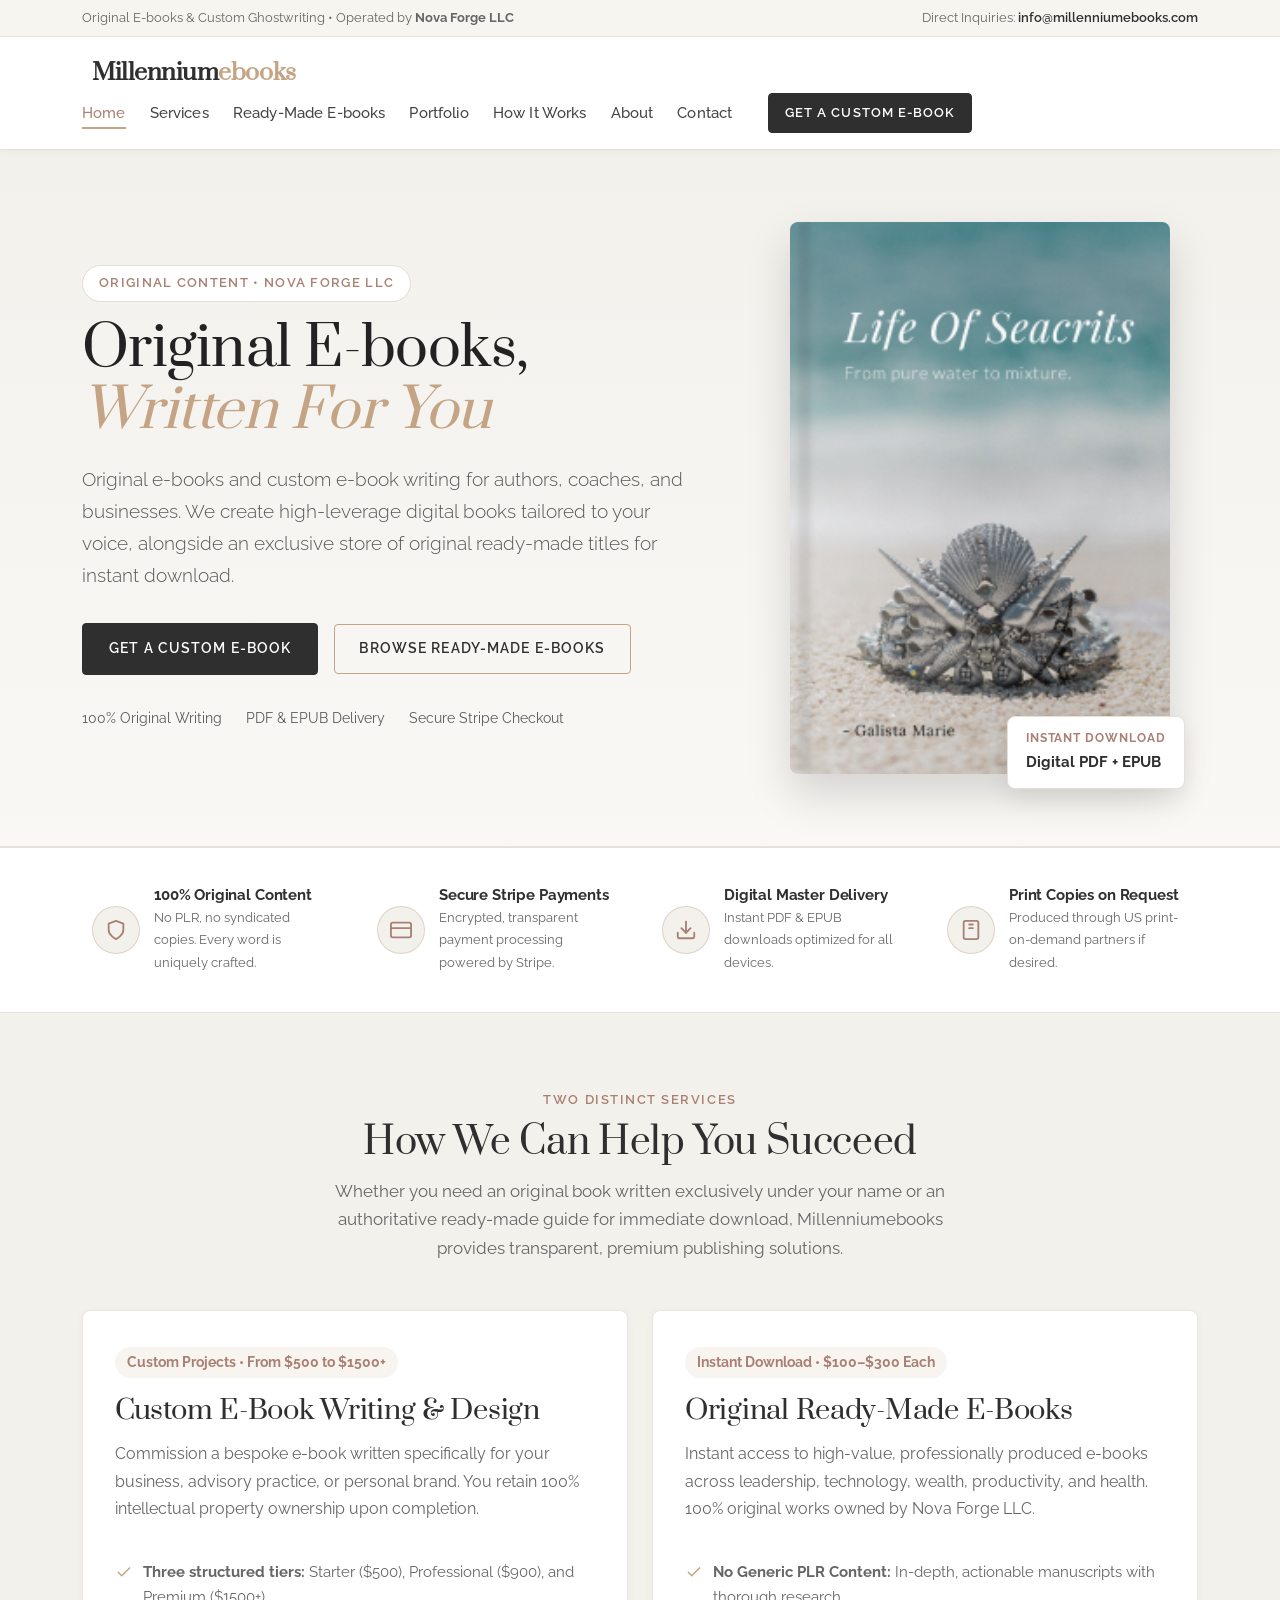
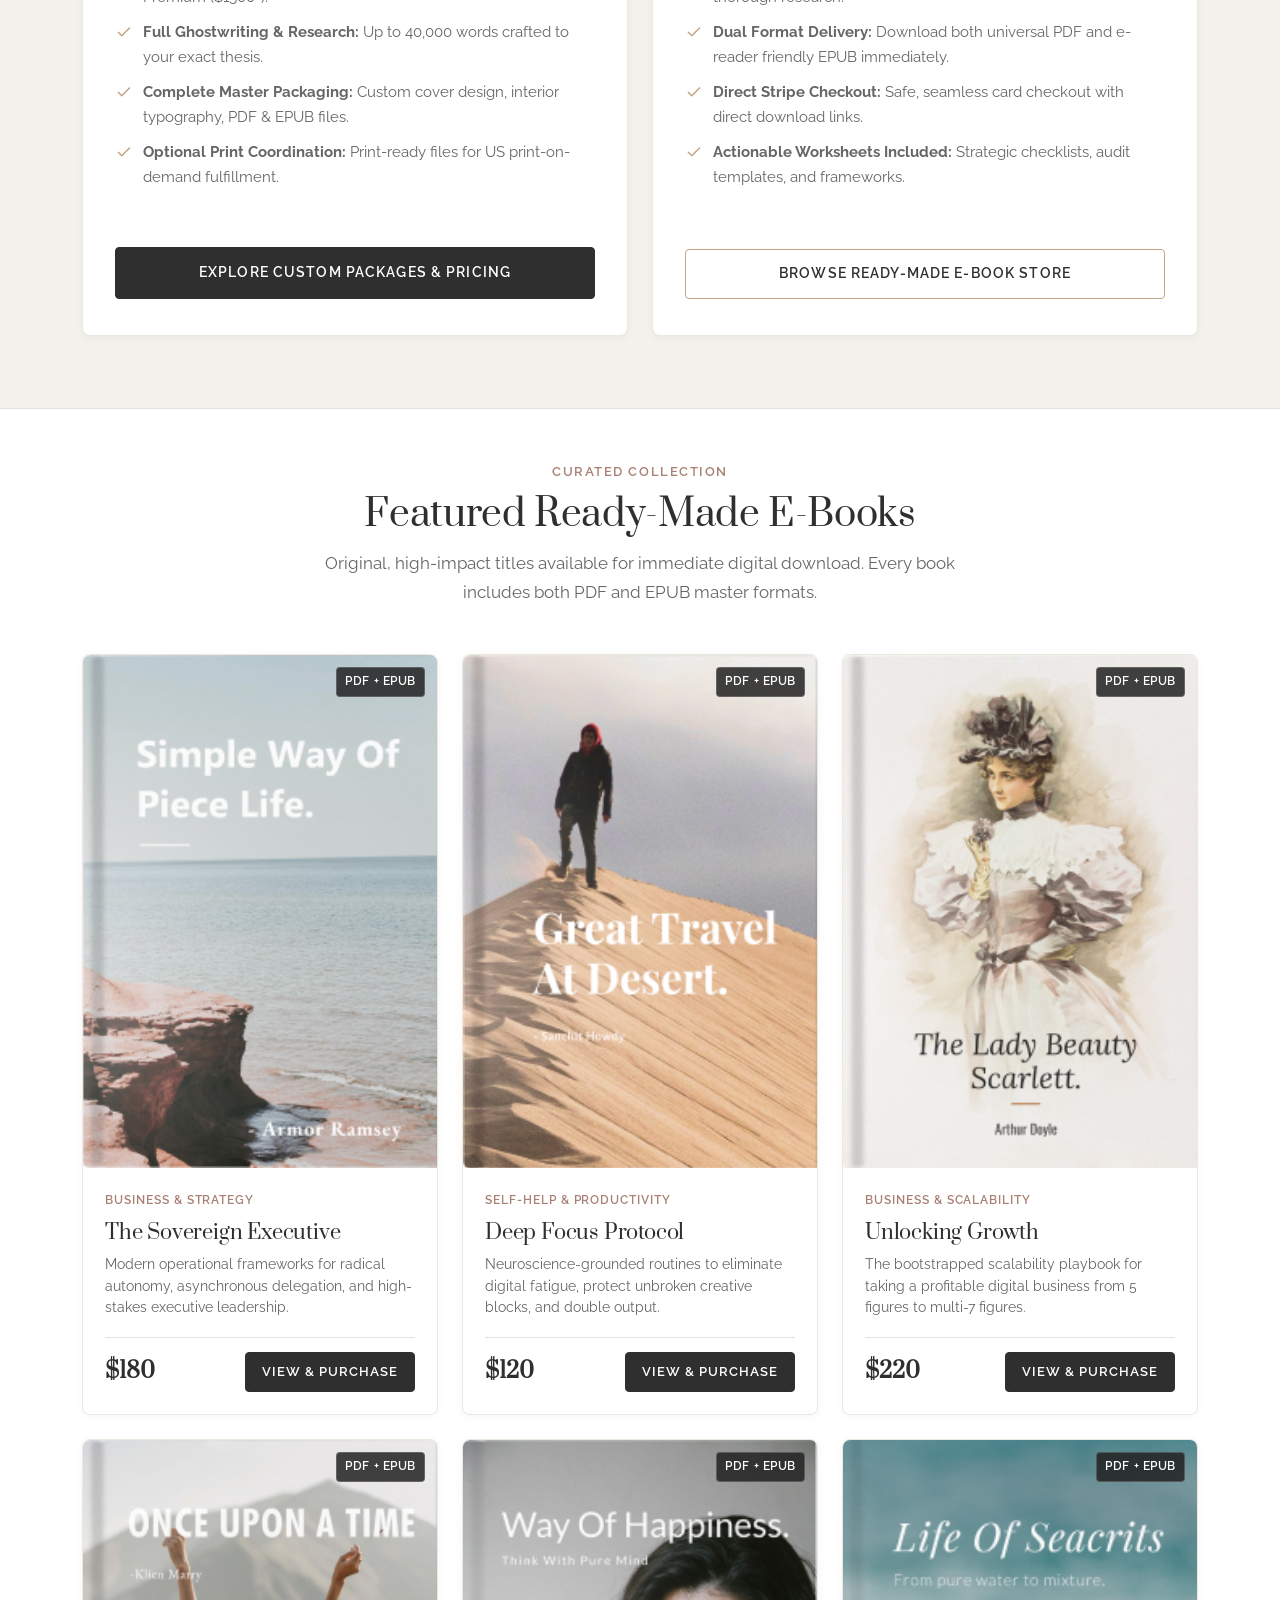
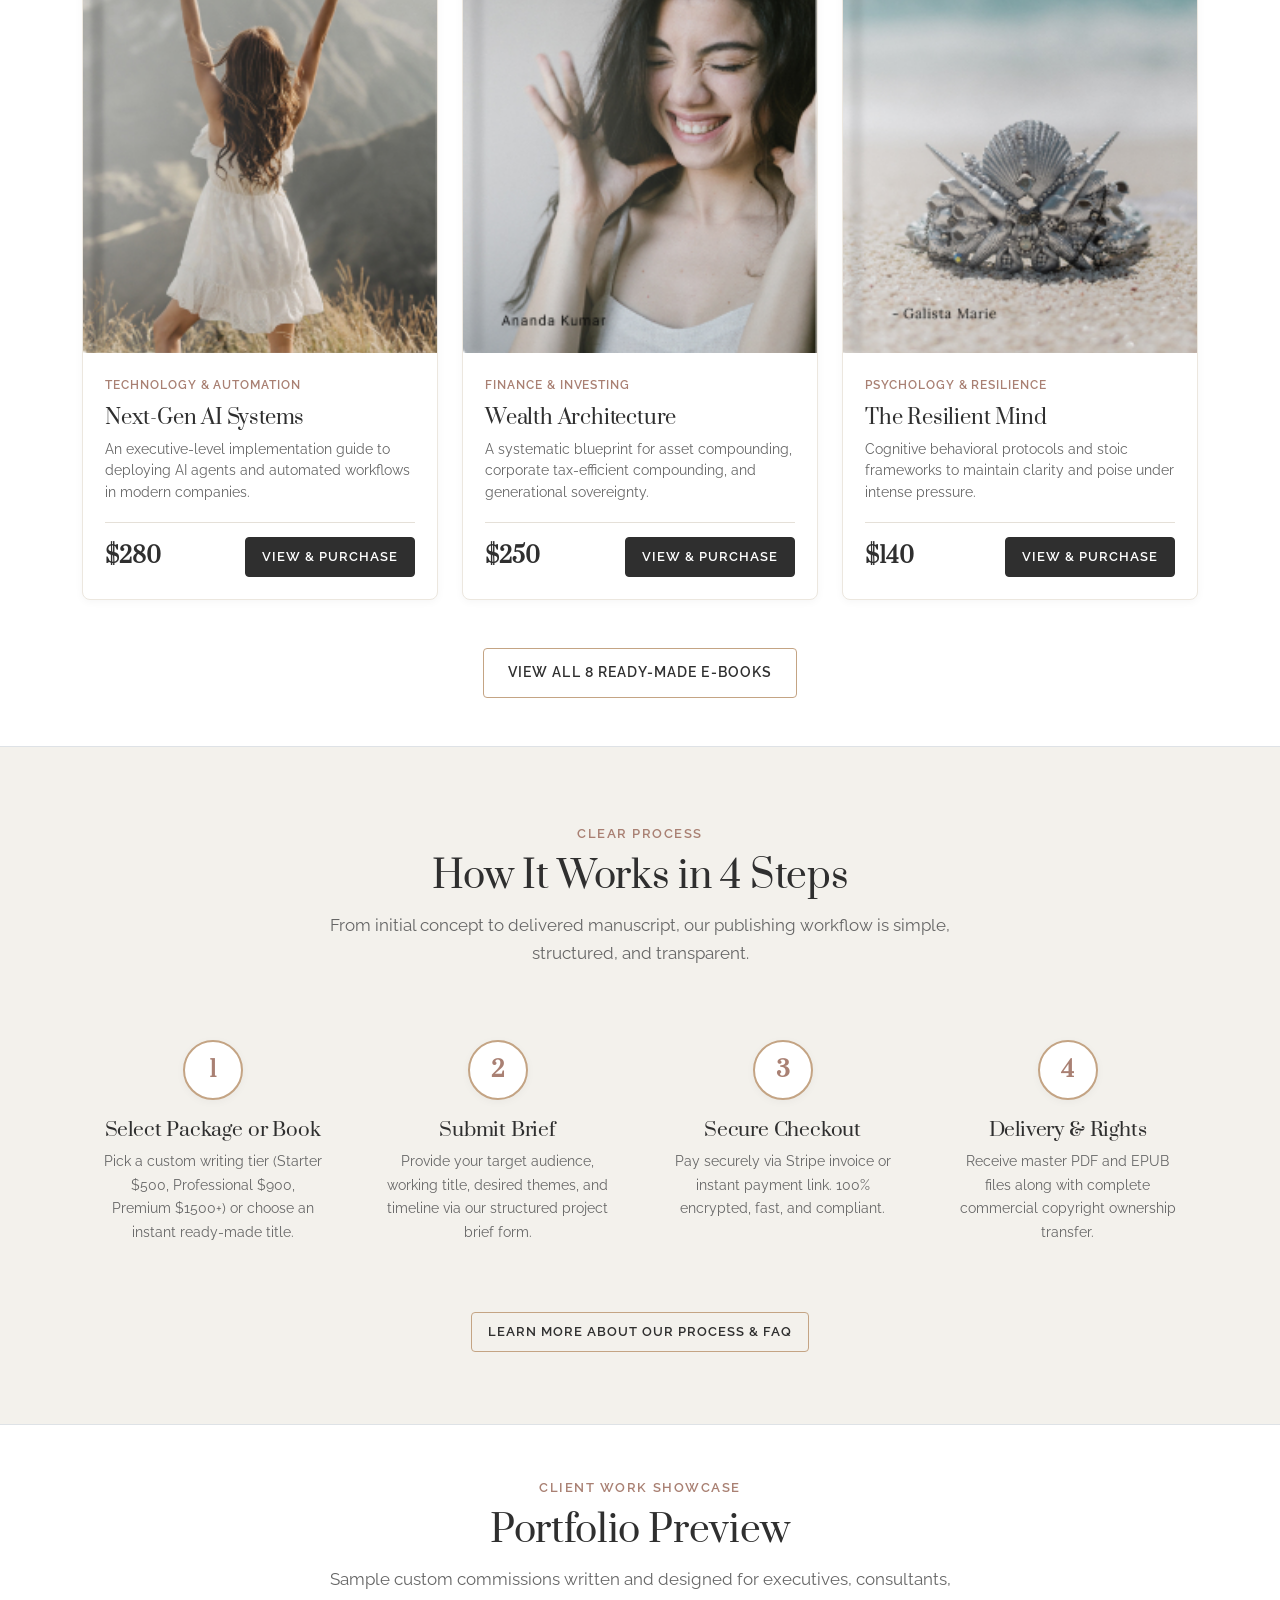
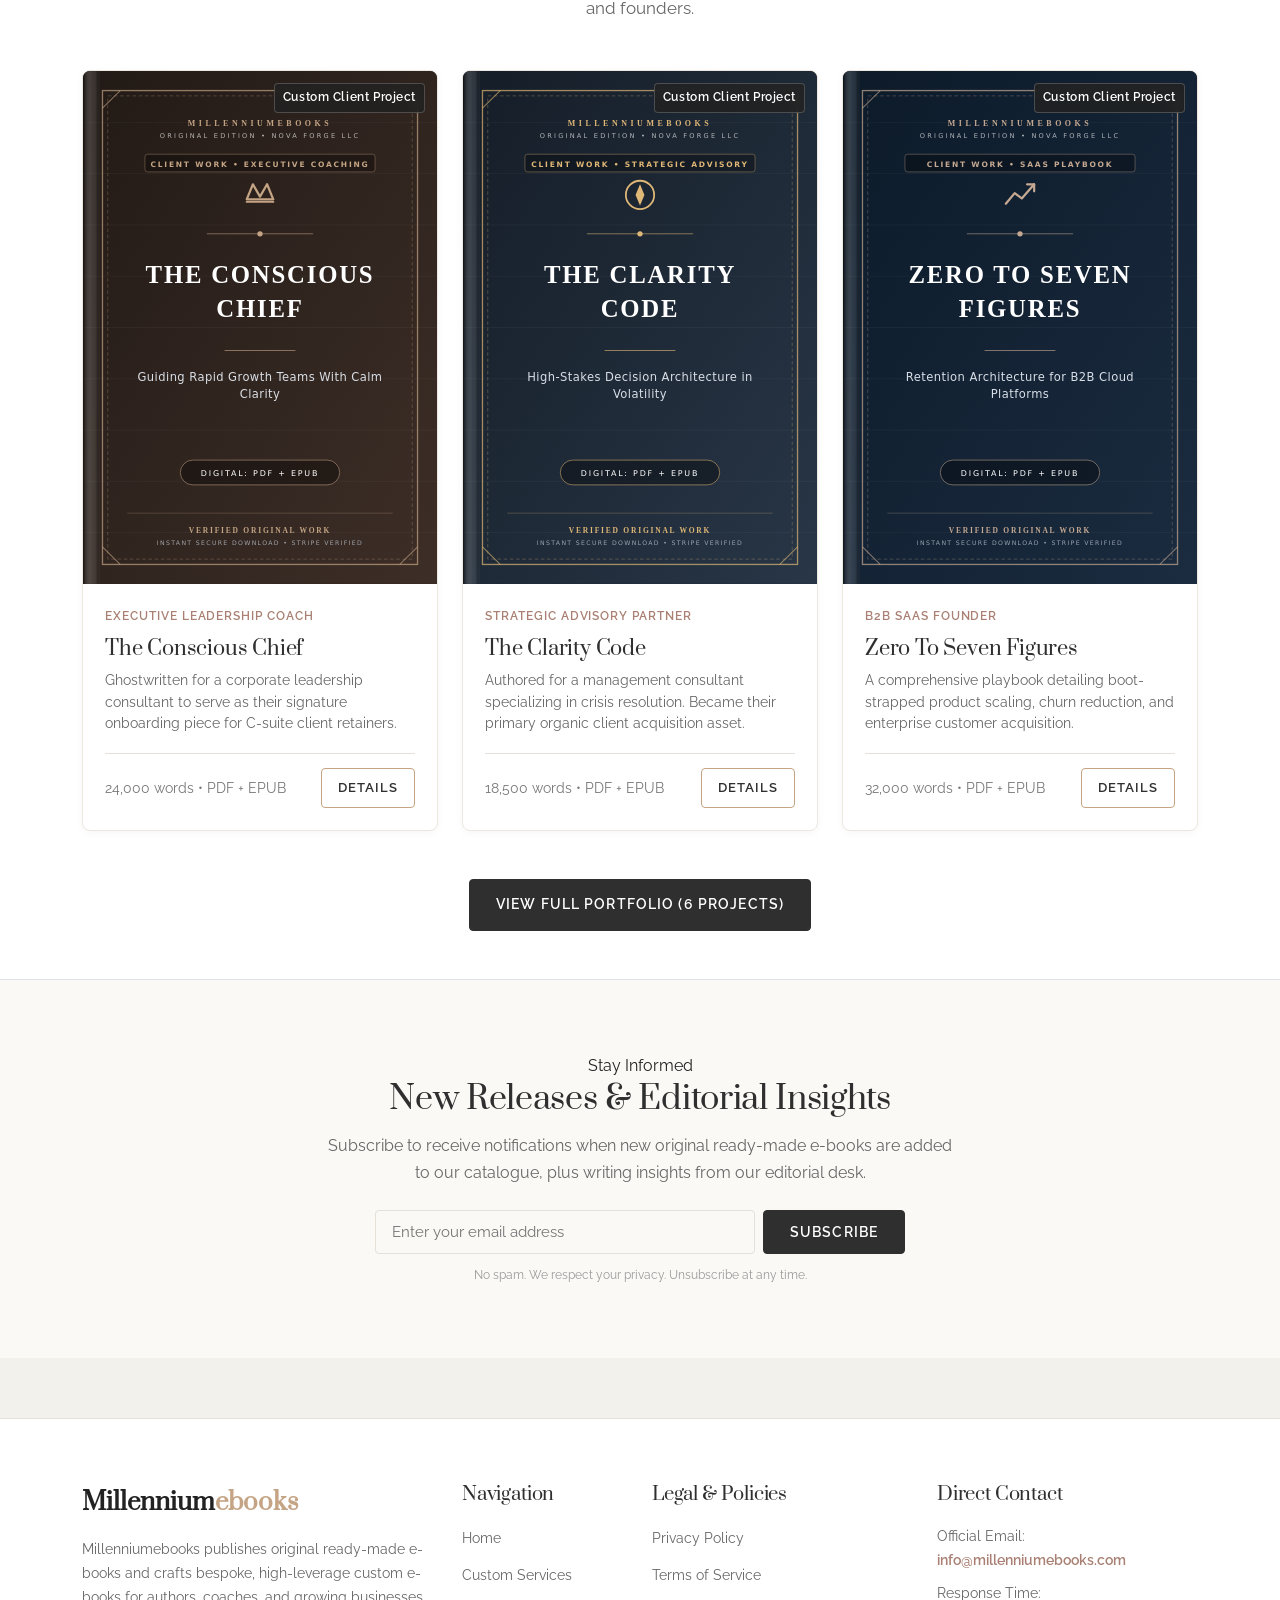
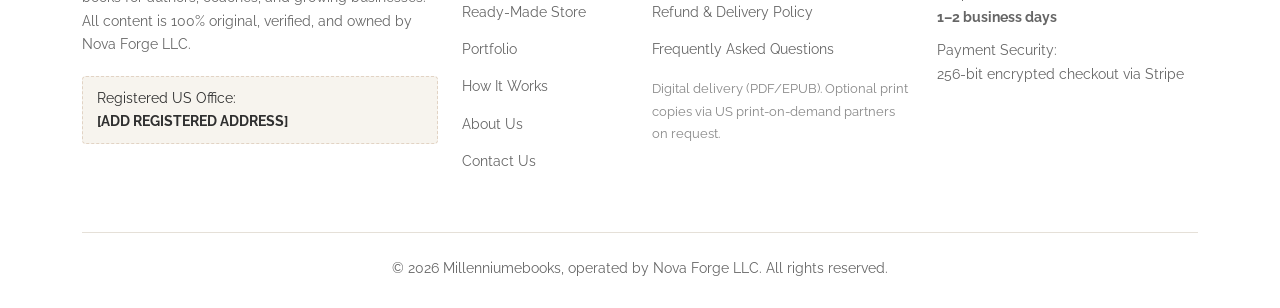
<file: index.html>
<!DOCTYPE html>
<html lang="en">
<head>
  <meta charset="utf-8">
  <meta http-equiv="X-UA-Compatible" content="IE=edge">
  <meta name="viewport" content="width=device-width, initial-scale=1.0">
  <title>Millenniumebooks - Original E-books & Custom E-book Writing</title>
  <meta name="description" content="Original e-books and custom e-book writing for authors, coaches, and businesses. Published by Nova Forge LLC. Instant digital delivery in PDF & EPUB.">
  
  <!-- Open Graph / Meta -->
  <meta property="og:type" content="website">
  <meta property="og:title" content="Millenniumebooks - Original E-books & Custom E-book Writing">
  <meta property="og:description" content="Original e-books and custom e-book writing for authors, coaches, and businesses. 100% original content, secure Stripe checkout, digital delivery.">
  <meta property="og:url" content="https://www.millenniumebooks.com/">
  <meta property="og:site_name" content="Millenniumebooks">

  <!-- Google Fonts & Stylesheets -->
  <link rel="preconnect" href="https://fonts.googleapis.com">
  <link rel="preconnect" href="https://fonts.gstatic.com" crossorigin>
  <link href="https://fonts.googleapis.com/css2?family=Playfair+Display:ital,wght@0,400..700;1,400..700&family=Prata&family=Raleway:wght@300;400;500;600;700&display=swap" rel="stylesheet">
  
  <link href="https://cdn.jsdelivr.net/npm/bootstrap@5.3.1/dist/css/bootstrap.min.css" rel="stylesheet"
    integrity="sha384-4bw+/aepP/YC94hEpVNVgiZdgIC5+VKNBQNGCHeKRQN+PtmoHDEXuppvnDJzQIu9" crossorigin="anonymous">
  <link rel="stylesheet" type="text/css" href="css/normalize.css">
  <link rel="stylesheet" type="text/css" href="icomoon/icomoon.css">
  <link rel="stylesheet" type="text/css" href="css/style.css">
</head>

<body>

  <!-- ========================================================================
       SITE HEADER & NAVIGATION
       ======================================================================== -->
  <div id="header-wrap">
    <!-- Top Notice Bar -->
    <div class="top-notice-bar d-none d-md-block">
      <div class="container">
        <div class="row align-items-center">
          <div class="col-md-7 text-start">
            <span>Original E-books & Custom Ghostwriting • Operated by <strong>Nova Forge LLC</strong></span>
          </div>
          <div class="col-md-5 text-end">
            <span>Direct Inquiries: <a href="mailto:info@millenniumebooks.com">info@millenniumebooks.com</a></span>
          </div>
        </div>
      </div>
    </div>

    <!-- Main Navigation Bar -->
    <header class="site-header">
      <div class="container">
        <div class="row align-items-center justify-content-between">
          
          <!-- Brand Logo -->
          <div class="col-auto">
            <a href="index.html" class="brand-logo-wrap">
              <i class="icon icon-bookmark" style="font-size: 26px; color: #c4a484;"></i>
              <span class="brand-text">Millennium<span>ebooks</span></span>
            </a>
          </div>

          <!-- Desktop Navigation -->
          <div class="col-auto d-none d-lg-block">
            <nav class="main-navigation">
              <ul class="nav-links-list">
                <li class="active"><a href="index.html">Home</a></li>
                <li><a href="services.html">Services</a></li>
                <li><a href="ready-made.html">Ready-Made E-books</a></li>
                <li><a href="portfolio.html">Portfolio</a></li>
                <li><a href="how-it-works.html">How It Works</a></li>
                <li><a href="about.html">About</a></li>
                <li><a href="contact.html">Contact</a></li>
              </ul>
              <a href="services.html" class="btn-gold btn-sm-custom header-cta-btn">Get a Custom E-book</a>
            </nav>
          </div>

          <!-- Mobile Hamburger Toggle -->
          <div class="col-auto d-lg-none">
            <button class="hamburger-toggle" aria-label="Toggle navigation menu" aria-expanded="false">
              <span></span>
              <span></span>
              <span></span>
            </button>
          </div>

        </div>
      </div>

      <!-- Mobile Navigation Drawer -->
      <div class="mobile-nav-drawer d-lg-none">
        <ul class="mobile-nav-list">
          <li class="active"><a href="index.html">Home</a></li>
          <li><a href="services.html">Services (Custom E-books)</a></li>
          <li><a href="ready-made.html">Ready-Made E-books</a></li>
          <li><a href="portfolio.html">Portfolio</a></li>
          <li><a href="how-it-works.html">How It Works</a></li>
          <li><a href="about.html">About Us</a></li>
          <li><a href="contact.html">Contact Us</a></li>
        </ul>
        <div class="mobile-nav-cta">
          <a href="services.html" class="btn-gold w-100">Get a Custom E-book</a>
        </div>
      </div>
    </header>
  </div>

  <!-- ========================================================================
       HERO SECTION
       ======================================================================== -->
  <section class="py-5" style="background: linear-gradient(180deg, #f3f1ec 0%, #faf8f5 100%); border-bottom: 1px solid #e8e3dc;">
    <div class="container py-lg-4">
      <div class="row align-items-center g-5">
        <div class="col-lg-7">
          <div class="hero-badge mb-3" style="display: inline-block; background: #ffffff; border: 1px solid #e2ddd5; border-radius: 20px; padding: 6px 16px; font-size: 0.82rem; font-weight: 600; text-transform: uppercase; letter-spacing: 0.1em; color: #a98073;">
            Original Content • Nova Forge LLC
          </div>
          <h1 style="font-size: 3.4rem; font-family: var(--font-serif); color: #222222; line-height: 1.15; margin-bottom: 20px;">
            Original E-books, <br><span style="color: #c4a484; font-style: italic;">Written For You</span>
          </h1>
          <p class="lead" style="color: #555555; font-size: 1.18rem; line-height: 1.7; margin-bottom: 32px; max-width: 620px;">
            Original e-books and custom e-book writing for authors, coaches, and businesses. We create high-leverage digital books tailored to your voice, alongside an exclusive store of original ready-made titles for instant download.
          </p>
          <div class="d-flex flex-wrap gap-3 align-items-center">
            <a href="services.html" class="btn-gold">Get a Custom E-book</a>
            <a href="ready-made.html" class="btn-outline-gold">Browse Ready-Made E-books</a>
          </div>
          <div class="mt-4 pt-2 d-flex align-items-center gap-4 text-muted" style="font-size: 0.85rem;">
            <span><i class="icon icon-check" style="color: #2e7d32;"></i> 100% Original Writing</span>
            <span><i class="icon icon-check" style="color: #2e7d32;"></i> PDF & EPUB Delivery</span>
            <span><i class="icon icon-check" style="color: #2e7d32;"></i> Secure Stripe Checkout</span>
          </div>
        </div>

        <div class="col-lg-5 text-center">
          <div style="position: relative; max-width: 380px; margin: 0 auto;">
            <img src="images/product-item6.jpg" alt="Featured Book Cover - The Sovereign Executive" style="border-radius: 8px; box-shadow: 0 20px 45px rgba(0,0,0,0.15); width: 100%;">
            <div style="position: absolute; bottom: -15px; right: -15px; background: #ffffff; border: 1px solid #e5e0d8; border-radius: 8px; padding: 12px 18px; box-shadow: 0 10px 25px rgba(0,0,0,0.08); text-align: left;">
              <span style="font-size: 0.72rem; text-transform: uppercase; color: #a98073; font-weight: 700; letter-spacing: 0.08em; display: block;">Instant Download</span>
              <strong style="font-size: 0.95rem; color: #2f2f2f;">Digital PDF + EPUB</strong>
            </div>
          </div>
        </div>
      </div>
    </div>
  </section>

  <!-- ========================================================================
       TRUST STRIP
       ======================================================================== -->
  <section class="trust-strip">
    <div class="container">
      <div class="row g-4 align-items-center justify-content-center">
        <div class="col-md-3 col-sm-6">
          <div class="trust-item">
            <div class="trust-icon-box">
              <svg width="22" height="22" viewBox="0 0 24 24" fill="none" stroke="currentColor" stroke-width="2" stroke-linecap="round" stroke-linejoin="round"><path d="M12 22s8-4 8-10V5l-8-3-8 3v7c0 6 8 10 8 10z"/></svg>
            </div>
            <div class="trust-text">
              <h4>100% Original Content</h4>
              <p>No PLR, no syndicated copies. Every word is uniquely crafted.</p>
            </div>
          </div>
        </div>

        <div class="col-md-3 col-sm-6">
          <div class="trust-item">
            <div class="trust-icon-box">
              <svg width="22" height="22" viewBox="0 0 24 24" fill="none" stroke="currentColor" stroke-width="2" stroke-linecap="round" stroke-linejoin="round"><rect x="1" y="4" width="22" height="16" rx="2" ry="2"/><line x1="1" y1="10" x2="23" y2="10"/></svg>
            </div>
            <div class="trust-text">
              <h4>Secure Stripe Payments</h4>
              <p>Encrypted, transparent payment processing powered by Stripe.</p>
            </div>
          </div>
        </div>

        <div class="col-md-3 col-sm-6">
          <div class="trust-item">
            <div class="trust-icon-box">
              <svg width="22" height="22" viewBox="0 0 24 24" fill="none" stroke="currentColor" stroke-width="2" stroke-linecap="round" stroke-linejoin="round"><path d="M21 15v4a2 2 0 0 1-2 2H5a2 2 0 0 1-2-2v-4"/><polyline points="7 10 12 15 17 10"/><line x1="12" y1="15" x2="12" y2="3"/></svg>
            </div>
            <div class="trust-text">
              <h4>Digital Master Delivery</h4>
              <p>Instant PDF & EPUB downloads optimized for all devices.</p>
            </div>
          </div>
        </div>

        <div class="col-md-3 col-sm-6">
          <div class="trust-item">
            <div class="trust-icon-box">
              <svg width="22" height="22" viewBox="0 0 24 24" fill="none" stroke="currentColor" stroke-width="2" stroke-linecap="round" stroke-linejoin="round"><path d="M6 2h12a2 2 0 0 1 2 2v16a2 2 0 0 1-2 2H6a2 2 0 0 1-2-2V4a2 2 0 0 1 2-2z"/><line x1="10" y1="6" x2="14" y2="6"/><line x1="10" y1="10" x2="14" y2="10"/></svg>
            </div>
            <div class="trust-text">
              <h4>Print Copies on Request</h4>
              <p>Produced through US print-on-demand partners if desired.</p>
            </div>
          </div>
        </div>
      </div>
    </div>
  </section>

  <!-- ========================================================================
       TWO CORE REVENUE PILLARS (CUSTOM & READY-MADE)
       ======================================================================== -->
  <section class="py-5 my-4">
    <div class="container">
      <div class="section-header text-center mb-5">
        <span class="sub-badge">Two Distinct Services</span>
        <h2 class="section-title">How We Can Help You Succeed</h2>
        <p class="section-desc">Whether you need an original book written exclusively under your name or an authoritative ready-made guide for immediate download, Millenniumebooks provides transparent, premium publishing solutions.</p>
      </div>

      <div class="row g-4">
        <!-- Pillar 1: Custom E-books -->
        <div class="col-lg-6">
          <div class="feature-pillar-card">
            <span class="card-price-badge">Custom Projects • From $500 to $1500+</span>
            <h3>Custom E-Book Writing & Design</h3>
            <p>Commission a bespoke e-book written specifically for your business, advisory practice, or personal brand. You retain 100% intellectual property ownership upon completion.</p>
            <ul>
              <li>
                <svg width="18" height="18" viewBox="0 0 24 24" fill="none" stroke="currentColor" stroke-width="2"><polyline points="20 6 9 17 4 12"/></svg>
                <span><strong>Three structured tiers:</strong> Starter ($500), Professional ($900), and Premium ($1500+).</span>
              </li>
              <li>
                <svg width="18" height="18" viewBox="0 0 24 24" fill="none" stroke="currentColor" stroke-width="2"><polyline points="20 6 9 17 4 12"/></svg>
                <span><strong>Full Ghostwriting & Research:</strong> Up to 40,000 words crafted to your exact thesis.</span>
              </li>
              <li>
                <svg width="18" height="18" viewBox="0 0 24 24" fill="none" stroke="currentColor" stroke-width="2"><polyline points="20 6 9 17 4 12"/></svg>
                <span><strong>Complete Master Packaging:</strong> Custom cover design, interior typography, PDF & EPUB files.</span>
              </li>
              <li>
                <svg width="18" height="18" viewBox="0 0 24 24" fill="none" stroke="currentColor" stroke-width="2"><polyline points="20 6 9 17 4 12"/></svg>
                <span><strong>Optional Print Coordination:</strong> Print-ready files for US print-on-demand fulfillment.</span>
              </li>
            </ul>
            <div class="mt-4">
              <a href="services.html" class="btn-gold w-100">Explore Custom Packages & Pricing</a>
            </div>
          </div>
        </div>

        <!-- Pillar 2: Ready-Made E-books -->
        <div class="col-lg-6">
          <div class="feature-pillar-card">
            <span class="card-price-badge">Instant Download • $100–$300 Each</span>
            <h3>Original Ready-Made E-Books</h3>
            <p>Instant access to high-value, professionally produced e-books across leadership, technology, wealth, productivity, and health. 100% original works owned by Nova Forge LLC.</p>
            <ul>
              <li>
                <svg width="18" height="18" viewBox="0 0 24 24" fill="none" stroke="currentColor" stroke-width="2"><polyline points="20 6 9 17 4 12"/></svg>
                <span><strong>No Generic PLR Content:</strong> In-depth, actionable manuscripts with thorough research.</span>
              </li>
              <li>
                <svg width="18" height="18" viewBox="0 0 24 24" fill="none" stroke="currentColor" stroke-width="2"><polyline points="20 6 9 17 4 12"/></svg>
                <span><strong>Dual Format Delivery:</strong> Download both universal PDF and e-reader friendly EPUB immediately.</span>
              </li>
              <li>
                <svg width="18" height="18" viewBox="0 0 24 24" fill="none" stroke="currentColor" stroke-width="2"><polyline points="20 6 9 17 4 12"/></svg>
                <span><strong>Direct Stripe Checkout:</strong> Safe, seamless card checkout with direct download links.</span>
              </li>
              <li>
                <svg width="18" height="18" viewBox="0 0 24 24" fill="none" stroke="currentColor" stroke-width="2"><polyline points="20 6 9 17 4 12"/></svg>
                <span><strong>Actionable Worksheets Included:</strong> Strategic checklists, audit templates, and frameworks.</span>
              </li>
            </ul>
            <div class="mt-4">
              <a href="ready-made.html" class="btn-outline-gold w-100">Browse Ready-Made E-Book Store</a>
            </div>
          </div>
        </div>
      </div>
    </div>
  </section>

  <!-- ========================================================================
       FEATURED READY-MADE E-BOOKS (6 ITEMS)
       ======================================================================== -->
  <section class="py-5 bg-white border-top border-bottom">
    <div class="container">
      <div class="section-header text-center mb-5">
        <span class="sub-badge">Curated Collection</span>
        <h2 class="section-title">Featured Ready-Made E-Books</h2>
        <p class="section-desc">Original, high-impact titles available for immediate digital download. Every book includes both PDF and EPUB master formats.</p>
      </div>

      <div class="row g-4" id="home-featured-books-row">
        <!-- 6 Featured Items will be rendered via JS or static semantic HTML -->
        <div class="col-lg-4 col-md-6">
          <div class="book-card">
            <div class="book-card-cover">
              <img src="images/product-item1.jpg" alt="The Sovereign Executive" loading="lazy">
              <span class="book-format-tag">PDF + EPUB</span>
            </div>
            <div class="book-card-body">
              <span class="book-category-pill">Business & Strategy</span>
              <h3 class="book-card-title">The Sovereign Executive</h3>
              <p class="book-card-desc">Modern operational frameworks for radical autonomy, asynchronous delegation, and high-stakes executive leadership.</p>
              <div class="book-card-footer">
                <span class="book-price">$180</span>
                <a href="ready-made.html" class="btn-gold btn-sm-custom">View & Purchase</a>
              </div>
            </div>
          </div>
        </div>

        <div class="col-lg-4 col-md-6">
          <div class="book-card">
            <div class="book-card-cover">
              <img src="images/product-item2.jpg" alt="Deep Focus Protocol" loading="lazy">
              <span class="book-format-tag">PDF + EPUB</span>
            </div>
            <div class="book-card-body">
              <span class="book-category-pill">Self-Help & Productivity</span>
              <h3 class="book-card-title">Deep Focus Protocol</h3>
              <p class="book-card-desc">Neuroscience-grounded routines to eliminate digital fatigue, protect unbroken creative blocks, and double output.</p>
              <div class="book-card-footer">
                <span class="book-price">$120</span>
                <a href="ready-made.html" class="btn-gold btn-sm-custom">View & Purchase</a>
              </div>
            </div>
          </div>
        </div>

        <div class="col-lg-4 col-md-6">
          <div class="book-card">
            <div class="book-card-cover">
              <img src="images/product-item3.jpg" alt="Unlocking Growth" loading="lazy">
              <span class="book-format-tag">PDF + EPUB</span>
            </div>
            <div class="book-card-body">
              <span class="book-category-pill">Business & Scalability</span>
              <h3 class="book-card-title">Unlocking Growth</h3>
              <p class="book-card-desc">The bootstrapped scalability playbook for taking a profitable digital business from 5 figures to multi-7 figures.</p>
              <div class="book-card-footer">
                <span class="book-price">$220</span>
                <a href="ready-made.html" class="btn-gold btn-sm-custom">View & Purchase</a>
              </div>
            </div>
          </div>
        </div>

        <div class="col-lg-4 col-md-6">
          <div class="book-card">
            <div class="book-card-cover">
              <img src="images/product-item4.jpg" alt="Next-Gen AI Systems" loading="lazy">
              <span class="book-format-tag">PDF + EPUB</span>
            </div>
            <div class="book-card-body">
              <span class="book-category-pill">Technology & Automation</span>
              <h3 class="book-card-title">Next-Gen AI Systems</h3>
              <p class="book-card-desc">An executive-level implementation guide to deploying AI agents and automated workflows in modern companies.</p>
              <div class="book-card-footer">
                <span class="book-price">$280</span>
                <a href="ready-made.html" class="btn-gold btn-sm-custom">View & Purchase</a>
              </div>
            </div>
          </div>
        </div>

        <div class="col-lg-4 col-md-6">
          <div class="book-card">
            <div class="book-card-cover">
              <img src="images/product-item5.jpg" alt="Wealth Architecture" loading="lazy">
              <span class="book-format-tag">PDF + EPUB</span>
            </div>
            <div class="book-card-body">
              <span class="book-category-pill">Finance & Investing</span>
              <h3 class="book-card-title">Wealth Architecture</h3>
              <p class="book-card-desc">A systematic blueprint for asset compounding, corporate tax-efficient compounding, and generational sovereignty.</p>
              <div class="book-card-footer">
                <span class="book-price">$250</span>
                <a href="ready-made.html" class="btn-gold btn-sm-custom">View & Purchase</a>
              </div>
            </div>
          </div>
        </div>

        <div class="col-lg-4 col-md-6">
          <div class="book-card">
            <div class="book-card-cover">
              <img src="images/product-item6.jpg" alt="The Resilient Mind" loading="lazy">
              <span class="book-format-tag">PDF + EPUB</span>
            </div>
            <div class="book-card-body">
              <span class="book-category-pill">Psychology & Resilience</span>
              <h3 class="book-card-title">The Resilient Mind</h3>
              <p class="book-card-desc">Cognitive behavioral protocols and stoic frameworks to maintain clarity and poise under intense pressure.</p>
              <div class="book-card-footer">
                <span class="book-price">$140</span>
                <a href="ready-made.html" class="btn-gold btn-sm-custom">View & Purchase</a>
              </div>
            </div>
          </div>
        </div>
      </div>

      <div class="text-center mt-5">
        <a href="ready-made.html" class="btn-outline-gold">View All 8 Ready-Made E-Books</a>
      </div>
    </div>
  </section>

  <!-- ========================================================================
       HOW IT WORKS (SHORT 4-STEP STRIP)
       ======================================================================== -->
  <section class="py-5 my-4">
    <div class="container">
      <div class="section-header text-center mb-5">
        <span class="sub-badge">Clear Process</span>
        <h2 class="section-title">How It Works in 4 Steps</h2>
        <p class="section-desc">From initial concept to delivered manuscript, our publishing workflow is simple, structured, and transparent.</p>
      </div>

      <div class="row g-4">
        <div class="col-lg-3 col-md-6">
          <div class="step-item">
            <div class="step-num-circle">1</div>
            <h4>Select Package or Book</h4>
            <p>Pick a custom writing tier (Starter $500, Professional $900, Premium $1500+) or choose an instant ready-made title.</p>
          </div>
        </div>

        <div class="col-lg-3 col-md-6">
          <div class="step-item">
            <div class="step-num-circle">2</div>
            <h4>Submit Brief</h4>
            <p>Provide your target audience, working title, desired themes, and timeline via our structured project brief form.</p>
          </div>
        </div>

        <div class="col-lg-3 col-md-6">
          <div class="step-item">
            <div class="step-num-circle">3</div>
            <h4>Secure Checkout</h4>
            <p>Pay securely via Stripe invoice or instant payment link. 100% encrypted, fast, and compliant.</p>
          </div>
        </div>

        <div class="col-lg-3 col-md-6">
          <div class="step-item">
            <div class="step-num-circle">4</div>
            <h4>Delivery & Rights</h4>
            <p>Receive master PDF and EPUB files along with complete commercial copyright ownership transfer.</p>
          </div>
        </div>
      </div>

      <div class="text-center mt-4">
        <a href="how-it-works.html" class="btn-outline-gold btn-sm-custom">Learn More About Our Process & FAQ</a>
      </div>
    </div>
  </section>

  <!-- ========================================================================
       PORTFOLIO PREVIEW (3 ITEMS)
       ======================================================================== -->
  <section class="py-5 bg-white border-top border-bottom">
    <div class="container">
      <div class="section-header text-center mb-5">
        <span class="sub-badge">Client Work Showcase</span>
        <h2 class="section-title">Portfolio Preview</h2>
        <p class="section-desc">Sample custom commissions written and designed for executives, consultants, and founders.</p>
      </div>

      <div class="row g-4">
        <div class="col-lg-4 col-md-6">
          <div class="book-card">
            <div class="book-card-cover">
              <img src="assets/covers/portfolio-modern-leader.svg" alt="The Conscious Chief" loading="lazy">
              <span class="book-format-tag">Custom Client Project</span>
            </div>
            <div class="book-card-body">
              <span class="book-category-pill">Executive Leadership Coach</span>
              <h3 class="book-card-title">The Conscious Chief</h3>
              <p class="book-card-desc">Ghostwritten for a corporate leadership consultant to serve as their signature onboarding piece for C-suite client retainers.</p>
              <div class="book-card-footer">
                <span style="font-size: 0.85rem; color: #777;">24,000 words • PDF + EPUB</span>
                <a href="portfolio.html" class="btn-outline-gold btn-sm-custom">Details</a>
              </div>
            </div>
          </div>
        </div>

        <div class="col-lg-4 col-md-6">
          <div class="book-card">
            <div class="book-card-cover">
              <img src="assets/covers/portfolio-clarity-code.svg" alt="The Clarity Code" loading="lazy">
              <span class="book-format-tag">Custom Client Project</span>
            </div>
            <div class="book-card-body">
              <span class="book-category-pill">Strategic Advisory Partner</span>
              <h3 class="book-card-title">The Clarity Code</h3>
              <p class="book-card-desc">Authored for a management consultant specializing in crisis resolution. Became their primary organic client acquisition asset.</p>
              <div class="book-card-footer">
                <span style="font-size: 0.85rem; color: #777;">18,500 words • PDF + EPUB</span>
                <a href="portfolio.html" class="btn-outline-gold btn-sm-custom">Details</a>
              </div>
            </div>
          </div>
        </div>

        <div class="col-lg-4 col-md-6">
          <div class="book-card">
            <div class="book-card-cover">
              <img src="assets/covers/portfolio-saas-blueprint.svg" alt="Zero To Seven Figures" loading="lazy">
              <span class="book-format-tag">Custom Client Project</span>
            </div>
            <div class="book-card-body">
              <span class="book-category-pill">B2B SaaS Founder</span>
              <h3 class="book-card-title">Zero To Seven Figures</h3>
              <p class="book-card-desc">A comprehensive playbook detailing boot-strapped product scaling, churn reduction, and enterprise customer acquisition.</p>
              <div class="book-card-footer">
                <span style="font-size: 0.85rem; color: #777;">32,000 words • PDF + EPUB</span>
                <a href="portfolio.html" class="btn-outline-gold btn-sm-custom">Details</a>
              </div>
            </div>
          </div>
        </div>
      </div>

      <div class="text-center mt-5">
        <a href="portfolio.html" class="btn-gold">View Full Portfolio (6 Projects)</a>
      </div>
    </div>
  </section>

  <!-- ========================================================================
       NEWSLETTER SIGNUP SECTION
       ======================================================================== -->
  <section class="py-5" style="background-color: #faf9f6;">
    <div class="container py-4">
      <div class="row justify-content-center text-center">
        <div class="col-lg-7 col-md-9">
          <span class="sub-badge">Stay Informed</span>
          <h2 class="section-title">New Releases & Editorial Insights</h2>
          <p class="section-desc mb-4">Subscribe to receive notifications when new original ready-made e-books are added to our catalogue, plus writing insights from our editorial desk.</p>
          
          <form id="home-newsletter-form" action="https://formspree.io/f/your-form-id" method="POST" class="d-flex flex-column flex-sm-row gap-2 justify-content-center">
            <!-- Hidden configuration -->
            <input type="hidden" name="_subject" value="New Millenniumebooks Newsletter Subscriber">
            <input type="email" name="email" class="form-input-custom" placeholder="Enter your email address" required style="max-width: 380px;">
            <button type="submit" class="btn-gold">Subscribe</button>
          </form>
          <span style="font-size: 0.78rem; color: #999; margin-top: 10px; display: block;">No spam. We respect your privacy. Unsubscribe at any time.</span>
        </div>
      </div>
    </div>
  </section>

  <!-- ========================================================================
       SITE FOOTER
       ======================================================================== -->
  <footer class="site-footer">
    <div class="container">
      <div class="row g-4">
        
        <!-- Col 1: Brand & Legal Entity -->
        <div class="col-lg-4 col-md-6">
          <div class="footer-brand-title">
            Millennium<span>ebooks</span>
          </div>
          <p class="footer-desc">
            Millenniumebooks publishes original ready-made e-books and crafts bespoke, high-leverage custom e-books for authors, coaches, and growing businesses. All content is 100% original, verified, and owned by Nova Forge LLC.
          </p>
          <div class="footer-address-tag">
            Registered US Office:<br>
            <strong>[ADD REGISTERED ADDRESS]</strong>
          </div>
        </div>

        <!-- Col 2: Navigation Links -->
        <div class="col-lg-2 col-md-6 col-6">
          <h5 class="footer-heading">Navigation</h5>
          <ul class="footer-nav-list">
            <li><a href="index.html">Home</a></li>
            <li><a href="services.html">Custom Services</a></li>
            <li><a href="ready-made.html">Ready-Made Store</a></li>
            <li><a href="portfolio.html">Portfolio</a></li>
            <li><a href="how-it-works.html">How It Works</a></li>
            <li><a href="about.html">About Us</a></li>
            <li><a href="contact.html">Contact Us</a></li>
          </ul>
        </div>

        <!-- Col 3: Legal & Policy Links -->
        <div class="col-lg-3 col-md-6 col-6">
          <h5 class="footer-heading">Legal & Policies</h5>
          <ul class="footer-nav-list">
            <li><a href="privacy.html">Privacy Policy</a></li>
            <li><a href="terms.html">Terms of Service</a></li>
            <li><a href="refund-policy.html">Refund & Delivery Policy</a></li>
            <li><a href="how-it-works.html#faq">Frequently Asked Questions</a></li>
          </ul>
          <div class="mt-3" style="font-size: 0.82rem; color: #888;">
            Digital delivery (PDF/EPUB). Optional print copies via US print-on-demand partners on request.
          </div>
        </div>

        <!-- Col 4: Contact & Support -->
        <div class="col-lg-3 col-md-6">
          <h5 class="footer-heading">Direct Contact</h5>
          <div class="footer-contact-block">
            <p class="mb-2">Official Email:<br>
              <a href="mailto:info@millenniumebooks.com">info@millenniumebooks.com</a>
            </p>
            <p class="mb-2">Response Time:<br>
              <strong>1–2 business days</strong>
            </p>
            <p class="mb-0">Payment Security:<br>
              <span>256-bit encrypted checkout via Stripe</span>
            </p>
          </div>
        </div>

      </div>

      <!-- Bottom Bar -->
      <div class="footer-bottom">
        <p class="mb-0">© 2026 Millenniumebooks, operated by Nova Forge LLC. All rights reserved.</p>
      </div>
    </div>
  </footer>

  <!-- Scripts -->
  <script src="js/products.js"></script>
  <script src="js/main.js"></script>
</body>
</html>
</file>
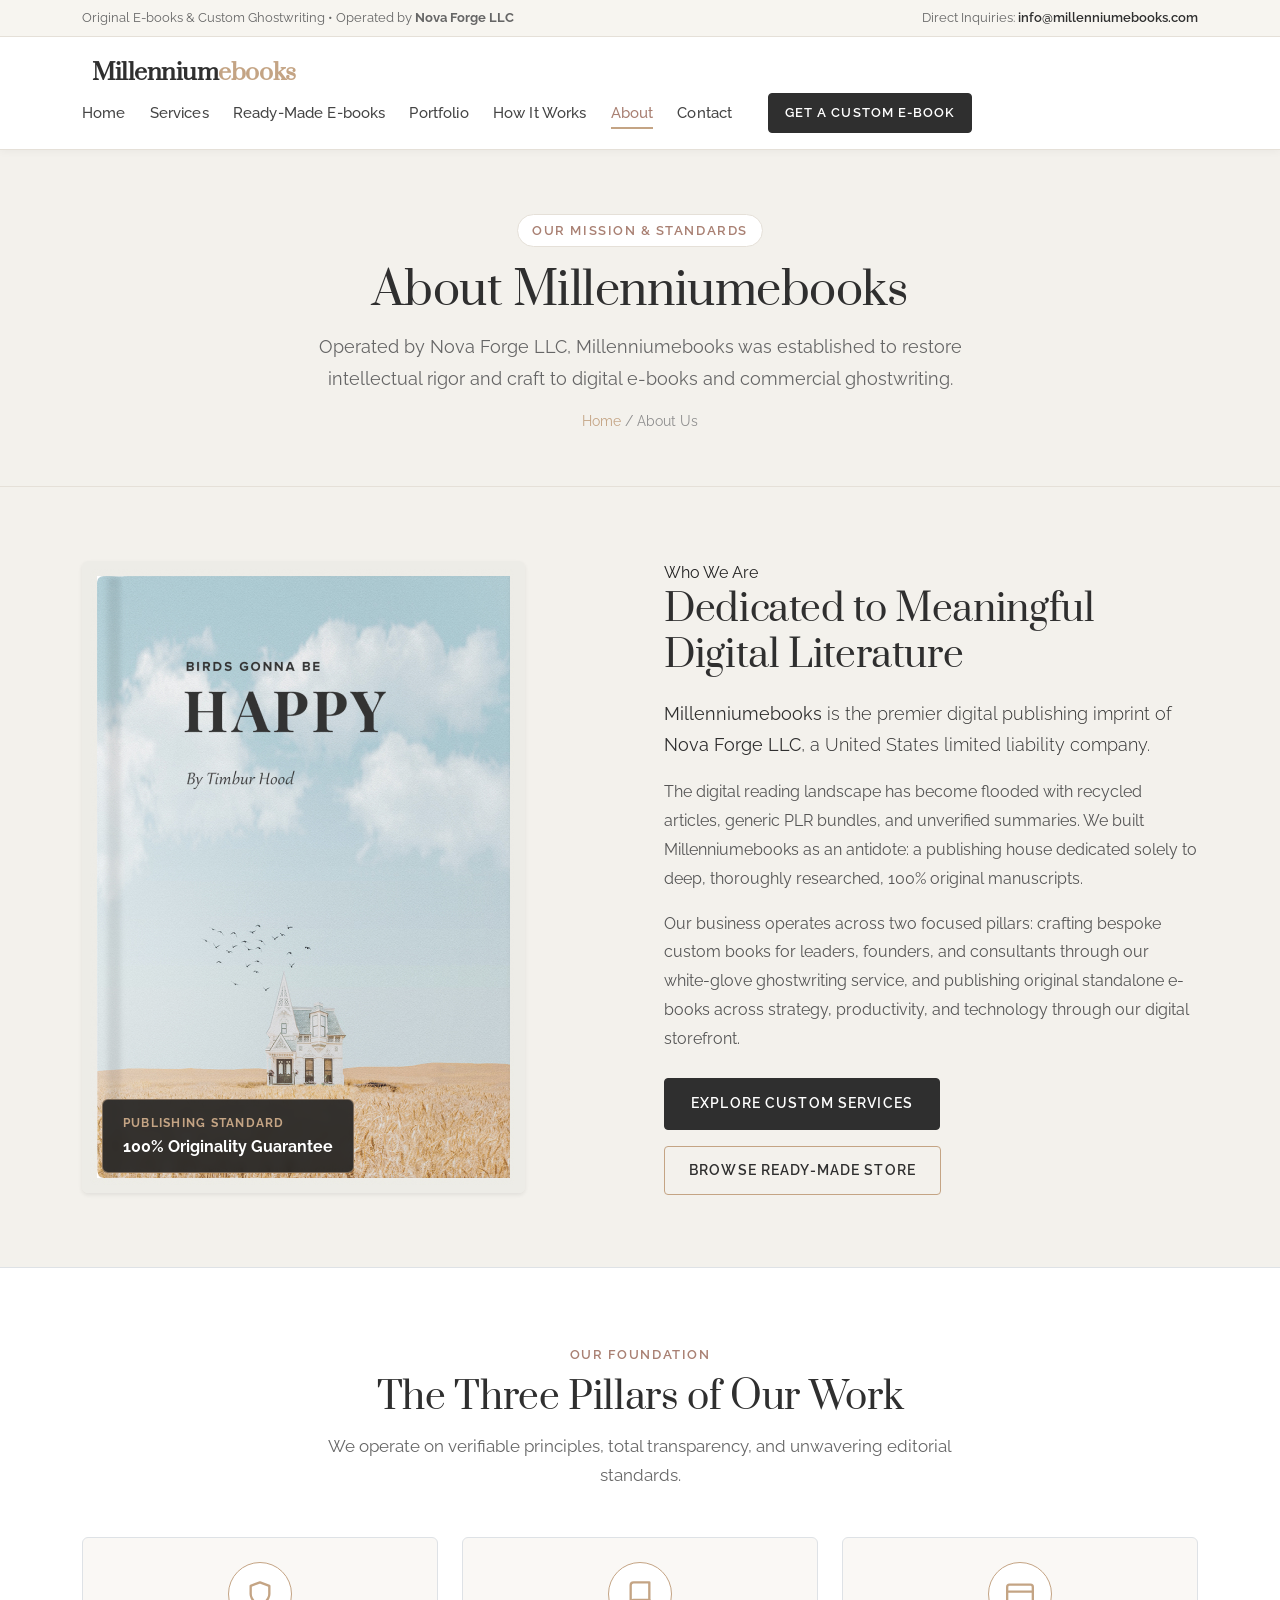
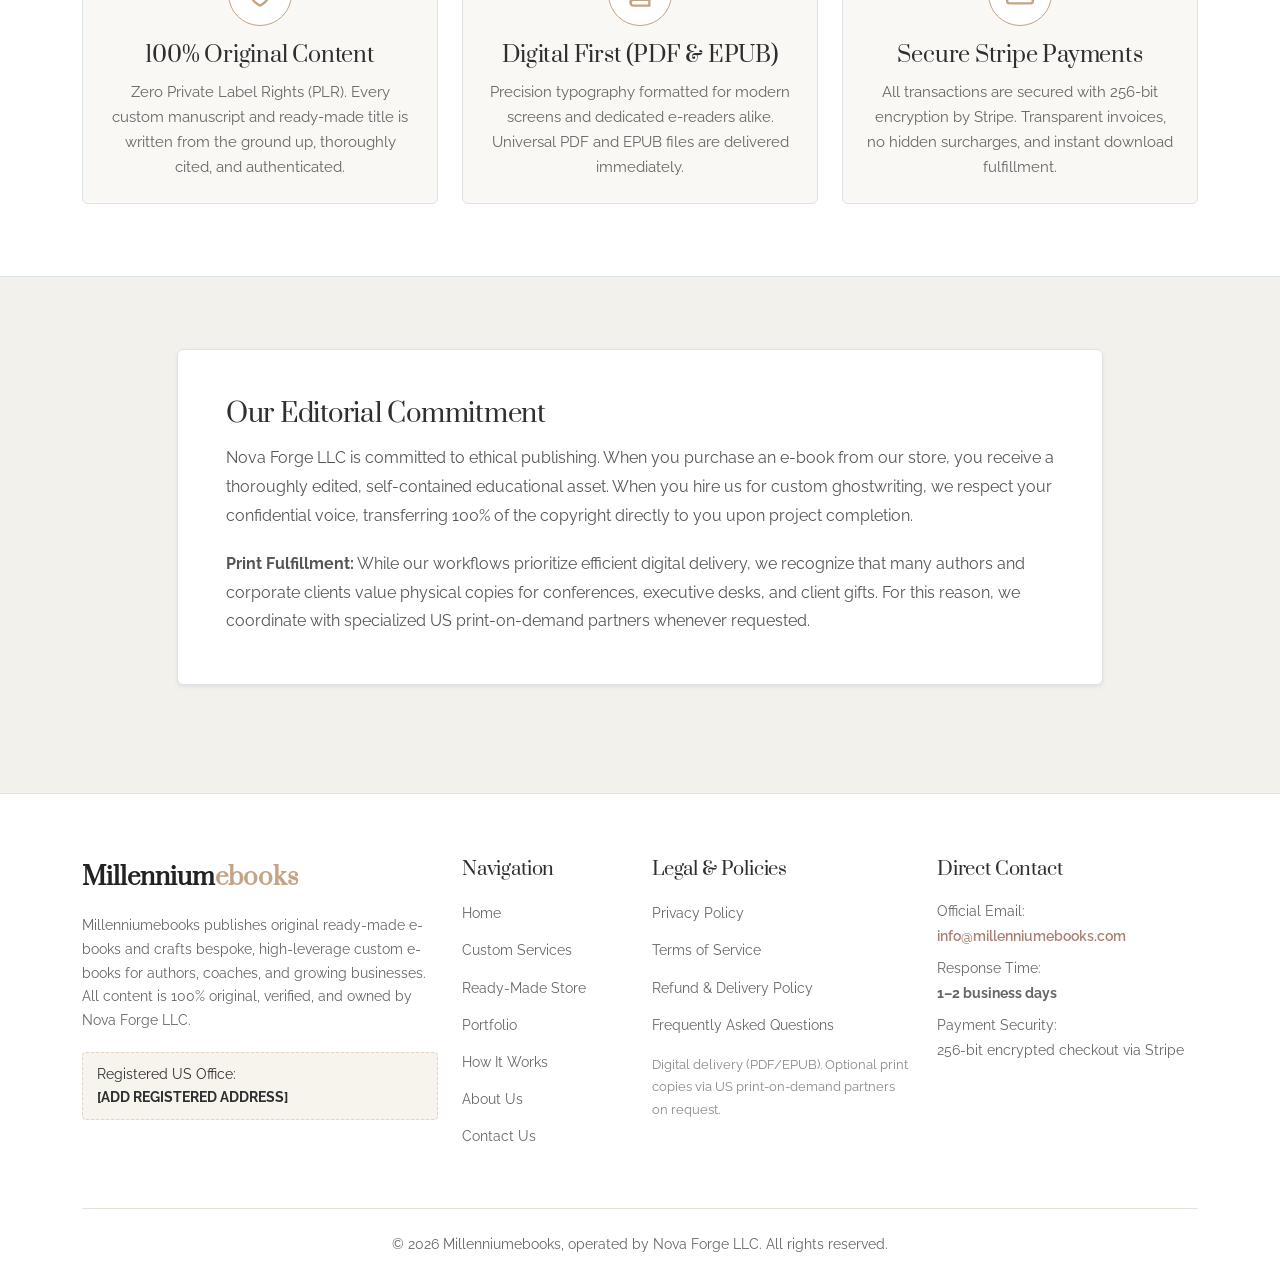
<file: about.html>
<!DOCTYPE html>
<html lang="en">
<head>
  <meta charset="utf-8">
  <meta http-equiv="X-UA-Compatible" content="IE=edge">
  <meta name="viewport" content="width=device-width, initial-scale=1.0">
  <title>About Us - Millenniumebooks | Operated by Nova Forge LLC</title>
  <meta name="description" content="Learn about Millenniumebooks, operated by Nova Forge LLC. Our mission is to produce authoritative, 100% original digital e-books and provide bespoke ghostwriting for visionary leaders.">
  
  <meta property="og:type" content="website">
  <meta property="og:title" content="About Us - Millenniumebooks">
  <meta property="og:description" content="Published with integrity by Nova Forge LLC. 100% original digital e-books and custom writing services.">
  <meta property="og:url" content="https://www.millenniumebooks.com/about.html">
  <meta property="og:site_name" content="Millenniumebooks">

  <link rel="preconnect" href="https://fonts.googleapis.com">
  <link rel="preconnect" href="https://fonts.gstatic.com" crossorigin>
  <link href="https://fonts.googleapis.com/css2?family=Playfair+Display:ital,wght@0,400..700;1,400..700&family=Prata&family=Raleway:wght@300;400;500;600;700&display=swap" rel="stylesheet">
  
  <link href="https://cdn.jsdelivr.net/npm/bootstrap@5.3.1/dist/css/bootstrap.min.css" rel="stylesheet"
    integrity="sha384-4bw+/aepP/YC94hEpVNVgiZdgIC5+VKNBQNGCHeKRQN+PtmoHDEXuppvnDJzQIu9" crossorigin="anonymous">
  <link rel="stylesheet" type="text/css" href="css/normalize.css">
  <link rel="stylesheet" type="text/css" href="icomoon/icomoon.css">
  <link rel="stylesheet" type="text/css" href="css/style.css">
</head>

<body>

  <!-- ========================================================================
       HEADER
       ======================================================================== -->
  <div id="header-wrap">
    <div class="top-notice-bar d-none d-md-block">
      <div class="container">
        <div class="row align-items-center">
          <div class="col-md-7 text-start">
            <span>Original E-books & Custom Ghostwriting • Operated by <strong>Nova Forge LLC</strong></span>
          </div>
          <div class="col-md-5 text-end">
            <span>Direct Inquiries: <a href="mailto:info@millenniumebooks.com">info@millenniumebooks.com</a></span>
          </div>
        </div>
      </div>
    </div>

    <header class="site-header">
      <div class="container">
        <div class="row align-items-center justify-content-between">
          <div class="col-auto">
            <a href="index.html" class="brand-logo-wrap">
              <i class="icon icon-bookmark" style="font-size: 26px; color: #c4a484;"></i>
              <span class="brand-text">Millennium<span>ebooks</span></span>
            </a>
          </div>

          <div class="col-auto d-none d-lg-block">
            <nav class="main-navigation">
              <ul class="nav-links-list">
                <li><a href="index.html">Home</a></li>
                <li><a href="services.html">Services</a></li>
                <li><a href="ready-made.html">Ready-Made E-books</a></li>
                <li><a href="portfolio.html">Portfolio</a></li>
                <li><a href="how-it-works.html">How It Works</a></li>
                <li class="active"><a href="about.html">About</a></li>
                <li><a href="contact.html">Contact</a></li>
              </ul>
              <a href="services.html" class="btn-gold btn-sm-custom header-cta-btn">Get a Custom E-book</a>
            </nav>
          </div>

          <div class="col-auto d-lg-none">
            <button class="hamburger-toggle" aria-label="Toggle navigation menu" aria-expanded="false">
              <span></span>
              <span></span>
              <span></span>
            </button>
          </div>
        </div>
      </div>

      <div class="mobile-nav-drawer d-lg-none">
        <ul class="mobile-nav-list">
          <li><a href="index.html">Home</a></li>
          <li><a href="services.html">Services (Custom E-books)</a></li>
          <li><a href="ready-made.html">Ready-Made E-books</a></li>
          <li><a href="portfolio.html">Portfolio</a></li>
          <li><a href="how-it-works.html">How It Works</a></li>
          <li class="active"><a href="about.html">About Us</a></li>
          <li><a href="contact.html">Contact Us</a></li>
        </ul>
        <div class="mobile-nav-cta">
          <a href="services.html" class="btn-gold w-100">Get a Custom E-book</a>
        </div>
      </div>
    </header>
  </div>

  <!-- ========================================================================
       HERO BANNER
       ======================================================================== -->
  <section class="page-hero">
    <div class="container">
      <span class="hero-badge">Our Mission & Standards</span>
      <h1 class="page-title">About Millenniumebooks</h1>
      <p class="page-subtitle">
        Operated by Nova Forge LLC, Millenniumebooks was established to restore intellectual rigor and craft to digital e-books and commercial ghostwriting.
      </p>
      <div class="page-breadcrumb">
        <a href="index.html">Home</a> / About Us
      </div>
    </div>
  </section>

  <!-- ========================================================================
       STORY & EDITORIAL PHILOSOPHY
       ======================================================================== -->
  <section class="py-5 my-4">
    <div class="container">
      <div class="row align-items-center g-5">
        
        <div class="col-lg-6">
          <div style="position: relative;">
            <img src="images/single-image.jpg" alt="About Millenniumebooks editorial craft" class="img-fluid rounded shadow-sm">
            <div style="position: absolute; bottom: 20px; left: 20px; background: rgba(34, 34, 34, 0.9); backdrop-filter: blur(4px); color: #ffffff; padding: 12px 20px; border-radius: 6px; border: 1px solid rgba(196, 164, 132, 0.5);">
              <span style="font-size: 0.78rem; text-transform: uppercase; color: #c4a484; font-weight: 700; letter-spacing: 0.1em; display: block;">Publishing Standard</span>
              <strong style="font-size: 1rem;">100% Originality Guarantee</strong>
            </div>
          </div>
        </div>

        <div class="col-lg-6 ps-lg-4">
          <span class="sub-badge">Who We Are</span>
          <h2 style="font-size: 2.3rem; margin-bottom: 20px;">Dedicated to Meaningful Digital Literature</h2>
          
          <p class="lead" style="color: #2f2f2f; font-size: 1.15rem; line-height: 1.7; margin-bottom: 18px;">
            <strong>Millenniumebooks</strong> is the premier digital publishing imprint of <strong>Nova Forge LLC</strong>, a United States limited liability company.
          </p>

          <p style="color: #555; line-height: 1.8; margin-bottom: 16px;">
            The digital reading landscape has become flooded with recycled articles, generic PLR bundles, and unverified summaries. We built Millenniumebooks as an antidote: a publishing house dedicated solely to deep, thoroughly researched, 100% original manuscripts.
          </p>

          <p style="color: #555; line-height: 1.8; margin-bottom: 24px;">
            Our business operates across two focused pillars: crafting bespoke custom books for leaders, founders, and consultants through our white-glove ghostwriting service, and publishing original standalone e-books across strategy, productivity, and technology through our digital storefront.
          </p>

          <div class="d-flex flex-wrap gap-3">
            <a href="services.html" class="btn-gold">Explore Custom Services</a>
            <a href="ready-made.html" class="btn-outline-gold">Browse Ready-Made Store</a>
          </div>
        </div>

      </div>
    </div>
  </section>

  <!-- ========================================================================
       THREE HONEST PILLARS (REPLACED FAKE STATS)
       ======================================================================== -->
  <section class="py-5 bg-white border-top border-bottom">
    <div class="container py-4">
      <div class="section-header text-center mb-5">
        <span class="sub-badge">Our Foundation</span>
        <h2 class="section-title">The Three Pillars of Our Work</h2>
        <p class="section-desc">We operate on verifiable principles, total transparency, and unwavering editorial standards.</p>
      </div>

      <div class="row g-4">
        
        <!-- Pillar 1 -->
        <div class="col-md-4">
          <div class="p-4 rounded border text-center h-100" style="background: #faf8f5;">
            <div class="mb-3 mx-auto d-flex align-items-center justify-content-center" style="width: 64px; height: 64px; background: #ffffff; border: 1.5px solid #c4a484; border-radius: 50%; color: #c4a484;">
              <svg width="28" height="28" viewBox="0 0 24 24" fill="none" stroke="currentColor" stroke-width="2" stroke-linecap="round" stroke-linejoin="round"><path d="M12 22s8-4 8-10V5l-8-3-8 3v7c0 6 8 10 8 10z"/></svg>
            </div>
            <h3 style="font-size: 1.35rem; margin-bottom: 10px;">100% Original Content</h3>
            <p style="font-size: 0.92rem; color: #666; margin: 0;">
              Zero Private Label Rights (PLR). Every custom manuscript and ready-made title is written from the ground up, thoroughly cited, and authenticated.
            </p>
          </div>
        </div>

        <!-- Pillar 2 -->
        <div class="col-md-4">
          <div class="p-4 rounded border text-center h-100" style="background: #faf8f5;">
            <div class="mb-3 mx-auto d-flex align-items-center justify-content-center" style="width: 64px; height: 64px; background: #ffffff; border: 1.5px solid #c4a484; border-radius: 50%; color: #c4a484;">
              <svg width="28" height="28" viewBox="0 0 24 24" fill="none" stroke="currentColor" stroke-width="2" stroke-linecap="round" stroke-linejoin="round"><path d="M4 19.5A2.5 2.5 0 0 1 6.5 17H20"/><path d="M6.5 2H20v20H6.5A2.5 2.5 0 0 1 4 19.5v-15A2.5 2.5 0 0 1 6.5 2z"/></svg>
            </div>
            <h3 style="font-size: 1.35rem; margin-bottom: 10px;">Digital First (PDF & EPUB)</h3>
            <p style="font-size: 0.92rem; color: #666; margin: 0;">
              Precision typography formatted for modern screens and dedicated e-readers alike. Universal PDF and EPUB files are delivered immediately.
            </p>
          </div>
        </div>

        <!-- Pillar 3 -->
        <div class="col-md-4">
          <div class="p-4 rounded border text-center h-100" style="background: #faf8f5;">
            <div class="mb-3 mx-auto d-flex align-items-center justify-content-center" style="width: 64px; height: 64px; background: #ffffff; border: 1.5px solid #c4a484; border-radius: 50%; color: #c4a484;">
              <svg width="28" height="28" viewBox="0 0 24 24" fill="none" stroke="currentColor" stroke-width="2" stroke-linecap="round" stroke-linejoin="round"><rect x="1" y="4" width="22" height="16" rx="2" ry="2"/><line x1="1" y1="10" x2="23" y2="10"/></svg>
            </div>
            <h3 style="font-size: 1.35rem; margin-bottom: 10px;">Secure Stripe Payments</h3>
            <p style="font-size: 0.92rem; color: #666; margin: 0;">
              All transactions are secured with 256-bit encryption by Stripe. Transparent invoices, no hidden surcharges, and instant download fulfillment.
            </p>
          </div>
        </div>

      </div>
    </div>
  </section>

  <!-- ========================================================================
       CORPORATE ETHOS & PRINT PARTNERS NOTE
       ======================================================================== -->
  <section class="py-5 my-4">
    <div class="container">
      <div class="row justify-content-center">
        <div class="col-lg-10">
          <div class="p-4 p-md-5 bg-white border rounded shadow-sm">
            <h3 style="font-size: 1.6rem; margin-bottom: 14px;">Our Editorial Commitment</h3>
            <p style="color: #555; line-height: 1.8;">
              Nova Forge LLC is committed to ethical publishing. When you purchase an e-book from our store, you receive a thoroughly edited, self-contained educational asset. When you hire us for custom ghostwriting, we respect your confidential voice, transferring 100% of the copyright directly to you upon project completion.
            </p>
            <p style="color: #555; line-height: 1.8; margin-bottom: 0;">
              <strong>Print Fulfillment:</strong> While our workflows prioritize efficient digital delivery, we recognize that many authors and corporate clients value physical copies for conferences, executive desks, and client gifts. For this reason, we coordinate with specialized US print-on-demand partners whenever requested.
            </p>
          </div>
        </div>
      </div>
    </div>
  </section>

  <!-- ========================================================================
       FOOTER
       ======================================================================== -->
  <footer class="site-footer">
    <div class="container">
      <div class="row g-4">
        
        <div class="col-lg-4 col-md-6">
          <div class="footer-brand-title">
            Millennium<span>ebooks</span>
          </div>
          <p class="footer-desc">
            Millenniumebooks publishes original ready-made e-books and crafts bespoke, high-leverage custom e-books for authors, coaches, and growing businesses. All content is 100% original, verified, and owned by Nova Forge LLC.
          </p>
          <div class="footer-address-tag">
            Registered US Office:<br>
            <strong>[ADD REGISTERED ADDRESS]</strong>
          </div>
        </div>

        <div class="col-lg-2 col-md-6 col-6">
          <h5 class="footer-heading">Navigation</h5>
          <ul class="footer-nav-list">
            <li><a href="index.html">Home</a></li>
            <li><a href="services.html">Custom Services</a></li>
            <li><a href="ready-made.html">Ready-Made Store</a></li>
            <li><a href="portfolio.html">Portfolio</a></li>
            <li><a href="how-it-works.html">How It Works</a></li>
            <li><a href="about.html">About Us</a></li>
            <li><a href="contact.html">Contact Us</a></li>
          </ul>
        </div>

        <div class="col-lg-3 col-md-6 col-6">
          <h5 class="footer-heading">Legal & Policies</h5>
          <ul class="footer-nav-list">
            <li><a href="privacy.html">Privacy Policy</a></li>
            <li><a href="terms.html">Terms of Service</a></li>
            <li><a href="refund-policy.html">Refund & Delivery Policy</a></li>
            <li><a href="how-it-works.html#faq">Frequently Asked Questions</a></li>
          </ul>
          <div class="mt-3" style="font-size: 0.82rem; color: #888;">
            Digital delivery (PDF/EPUB). Optional print copies via US print-on-demand partners on request.
          </div>
        </div>

        <div class="col-lg-3 col-md-6">
          <h5 class="footer-heading">Direct Contact</h5>
          <div class="footer-contact-block">
            <p class="mb-2">Official Email:<br>
              <a href="mailto:info@millenniumebooks.com">info@millenniumebooks.com</a>
            </p>
            <p class="mb-2">Response Time:<br>
              <strong>1–2 business days</strong>
            </p>
            <p class="mb-0">Payment Security:<br>
              <span>256-bit encrypted checkout via Stripe</span>
            </p>
          </div>
        </div>

      </div>

      <div class="footer-bottom">
        <p class="mb-0">© 2026 Millenniumebooks, operated by Nova Forge LLC. All rights reserved.</p>
      </div>
    </div>
  </footer>

  <script src="js/products.js"></script>
  <script src="js/main.js"></script>
</body>
</html>
</file>
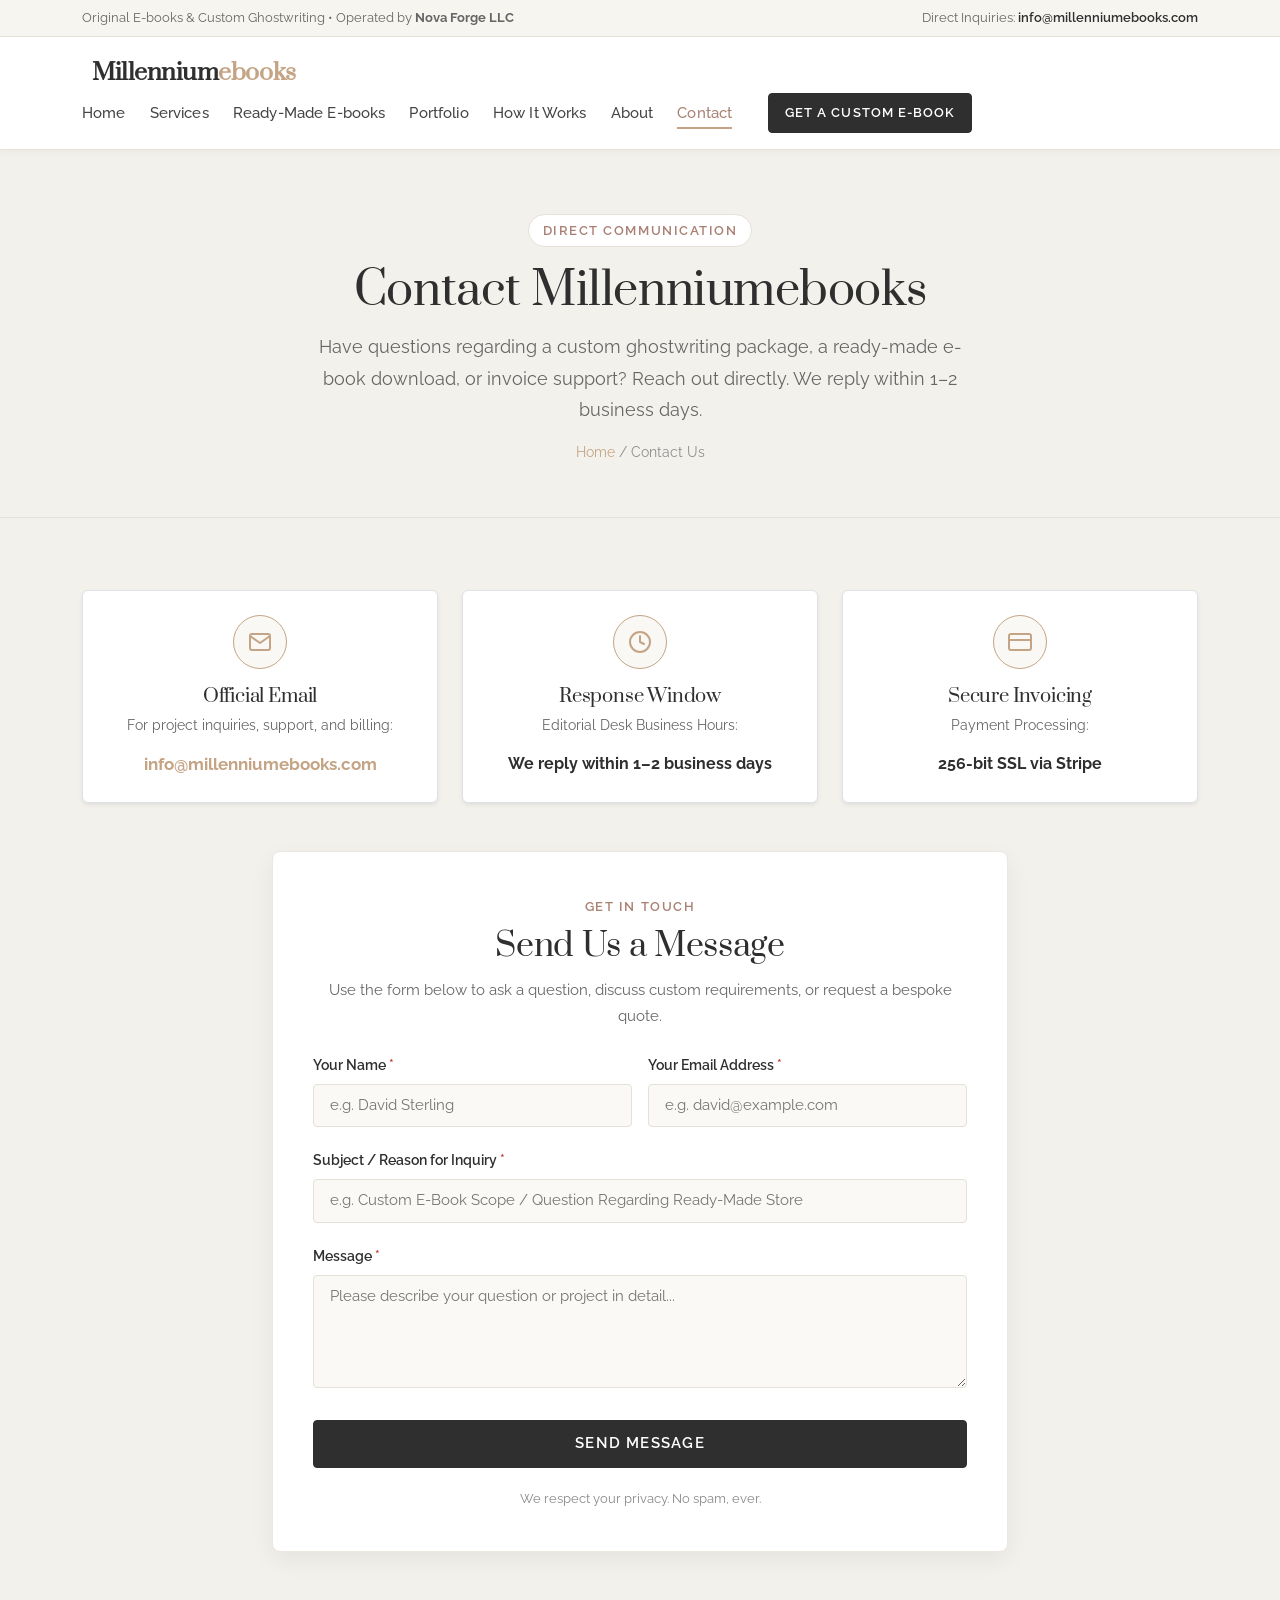
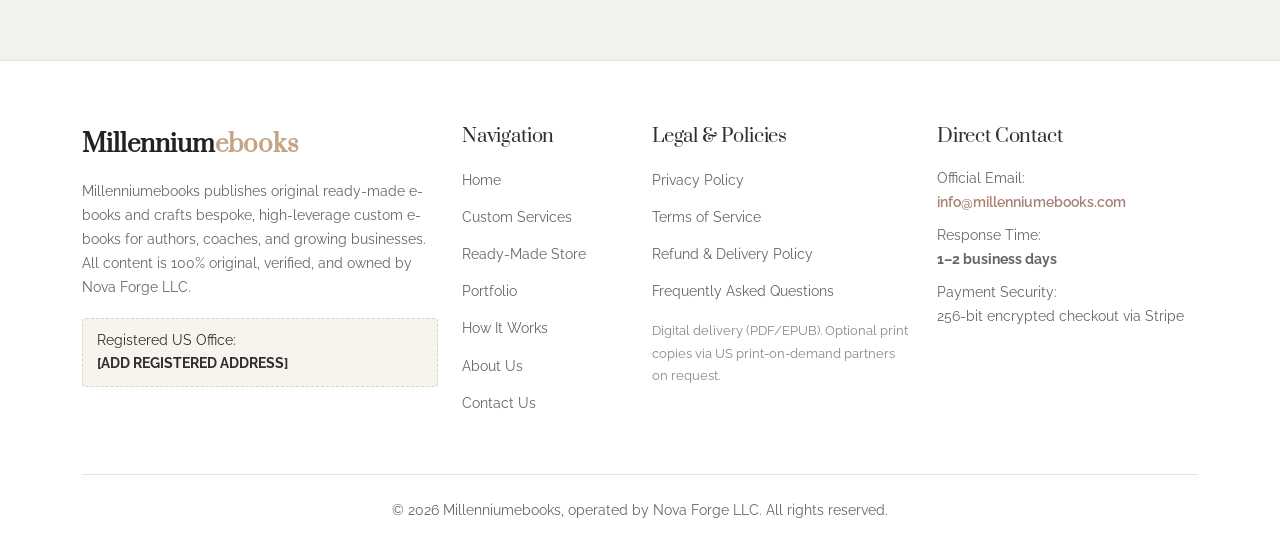
<file: contact.html>
<!DOCTYPE html>
<html lang="en">
<head>
  <meta charset="utf-8">
  <meta http-equiv="X-UA-Compatible" content="IE=edge">
  <meta name="viewport" content="width=device-width, initial-scale=1.0">
  <title>Contact Us - Millenniumebooks</title>
  <meta name="description" content="Get in touch with the Millenniumebooks editorial desk. Inquiries regarding custom e-book writing, bulk store licensing, or order support.">
  
  <meta property="og:type" content="website">
  <meta property="og:title" content="Contact Us - Millenniumebooks">
  <meta property="og:description" content="Reach our publishing desk directly at info@millenniumebooks.com. We respond within 1–2 business days.">
  <meta property="og:url" content="https://www.millenniumebooks.com/contact.html">
  <meta property="og:site_name" content="Millenniumebooks">

  <link rel="preconnect" href="https://fonts.googleapis.com">
  <link rel="preconnect" href="https://fonts.gstatic.com" crossorigin>
  <link href="https://fonts.googleapis.com/css2?family=Playfair+Display:ital,wght@0,400..700;1,400..700&family=Prata&family=Raleway:wght@300;400;500;600;700&display=swap" rel="stylesheet">
  
  <link href="https://cdn.jsdelivr.net/npm/bootstrap@5.3.1/dist/css/bootstrap.min.css" rel="stylesheet"
    integrity="sha384-4bw+/aepP/YC94hEpVNVgiZdgIC5+VKNBQNGCHeKRQN+PtmoHDEXuppvnDJzQIu9" crossorigin="anonymous">
  <link rel="stylesheet" type="text/css" href="css/normalize.css">
  <link rel="stylesheet" type="text/css" href="icomoon/icomoon.css">
  <link rel="stylesheet" type="text/css" href="css/style.css">
</head>

<body>

  <!-- ========================================================================
       HEADER
       ======================================================================== -->
  <div id="header-wrap">
    <div class="top-notice-bar d-none d-md-block">
      <div class="container">
        <div class="row align-items-center">
          <div class="col-md-7 text-start">
            <span>Original E-books & Custom Ghostwriting • Operated by <strong>Nova Forge LLC</strong></span>
          </div>
          <div class="col-md-5 text-end">
            <span>Direct Inquiries: <a href="mailto:info@millenniumebooks.com">info@millenniumebooks.com</a></span>
          </div>
        </div>
      </div>
    </div>

    <header class="site-header">
      <div class="container">
        <div class="row align-items-center justify-content-between">
          <div class="col-auto">
            <a href="index.html" class="brand-logo-wrap">
              <i class="icon icon-bookmark" style="font-size: 26px; color: #c4a484;"></i>
              <span class="brand-text">Millennium<span>ebooks</span></span>
            </a>
          </div>

          <div class="col-auto d-none d-lg-block">
            <nav class="main-navigation">
              <ul class="nav-links-list">
                <li><a href="index.html">Home</a></li>
                <li><a href="services.html">Services</a></li>
                <li><a href="ready-made.html">Ready-Made E-books</a></li>
                <li><a href="portfolio.html">Portfolio</a></li>
                <li><a href="how-it-works.html">How It Works</a></li>
                <li><a href="about.html">About</a></li>
                <li class="active"><a href="contact.html">Contact</a></li>
              </ul>
              <a href="services.html" class="btn-gold btn-sm-custom header-cta-btn">Get a Custom E-book</a>
            </nav>
          </div>

          <div class="col-auto d-lg-none">
            <button class="hamburger-toggle" aria-label="Toggle navigation menu" aria-expanded="false">
              <span></span>
              <span></span>
              <span></span>
            </button>
          </div>
        </div>
      </div>

      <div class="mobile-nav-drawer d-lg-none">
        <ul class="mobile-nav-list">
          <li><a href="index.html">Home</a></li>
          <li><a href="services.html">Services (Custom E-books)</a></li>
          <li><a href="ready-made.html">Ready-Made E-books</a></li>
          <li><a href="portfolio.html">Portfolio</a></li>
          <li><a href="how-it-works.html">How It Works</a></li>
          <li><a href="about.html">About Us</a></li>
          <li class="active"><a href="contact.html">Contact Us</a></li>
        </ul>
        <div class="mobile-nav-cta">
          <a href="services.html" class="btn-gold w-100">Get a Custom E-book</a>
        </div>
      </div>
    </header>
  </div>

  <!-- ========================================================================
       HERO BANNER
       ======================================================================== -->
  <section class="page-hero">
    <div class="container">
      <span class="hero-badge">Direct Communication</span>
      <h1 class="page-title">Contact Millenniumebooks</h1>
      <p class="page-subtitle">
        Have questions regarding a custom ghostwriting package, a ready-made e-book download, or invoice support? Reach out directly. We reply within 1–2 business days.
      </p>
      <div class="page-breadcrumb">
        <a href="index.html">Home</a> / Contact Us
      </div>
    </div>
  </section>

  <!-- ========================================================================
       CONTACT INFO CARDS & FORM
       ======================================================================== -->
  <section class="py-5 my-4">
    <div class="container">
      
      <!-- Official Contact Cards -->
      <div class="row g-4 justify-content-center mb-5">
        <div class="col-lg-4 col-md-6">
          <div class="p-4 bg-white border rounded text-center h-100 shadow-sm">
            <div class="mb-3 mx-auto d-flex align-items-center justify-content-center" style="width: 54px; height: 54px; background: #faf8f5; border: 1.5px solid #c4a484; border-radius: 50%; color: #c4a484;">
              <svg width="24" height="24" viewBox="0 0 24 24" fill="none" stroke="currentColor" stroke-width="2" stroke-linecap="round" stroke-linejoin="round"><path d="M4 4h16c1.1 0 2 .9 2 2v12c0 1.1-.9 2-2 2H4c-1.1 0-2-.9-2-2V6c0-1.1.9-2 2-2z"/><polyline points="22,6 12,13 2,6"/></svg>
            </div>
            <h4 style="font-size: 1.15rem; margin-bottom: 6px;">Official Email</h4>
            <p style="font-size: 0.88rem; color: #666; margin-bottom: 12px;">For project inquiries, support, and billing:</p>
            <a href="mailto:info@millenniumebooks.com" style="color: #c4a484; font-weight: 700; font-size: 1.05rem;">info@millenniumebooks.com</a>
          </div>
        </div>

        <div class="col-lg-4 col-md-6">
          <div class="p-4 bg-white border rounded text-center h-100 shadow-sm">
            <div class="mb-3 mx-auto d-flex align-items-center justify-content-center" style="width: 54px; height: 54px; background: #faf8f5; border: 1.5px solid #c4a484; border-radius: 50%; color: #c4a484;">
              <svg width="24" height="24" viewBox="0 0 24 24" fill="none" stroke="currentColor" stroke-width="2" stroke-linecap="round" stroke-linejoin="round"><circle cx="12" cy="12" r="10"/><polyline points="12 6 12 12 16 14"/></svg>
            </div>
            <h4 style="font-size: 1.15rem; margin-bottom: 6px;">Response Window</h4>
            <p style="font-size: 0.88rem; color: #666; margin-bottom: 12px;">Editorial Desk Business Hours:</p>
            <strong style="color: #2f2f2f; font-size: 1rem;">We reply within 1–2 business days</strong>
          </div>
        </div>

        <div class="col-lg-4 col-md-6">
          <div class="p-4 bg-white border rounded text-center h-100 shadow-sm">
            <div class="mb-3 mx-auto d-flex align-items-center justify-content-center" style="width: 54px; height: 54px; background: #faf8f5; border: 1.5px solid #c4a484; border-radius: 50%; color: #c4a484;">
              <svg width="24" height="24" viewBox="0 0 24 24" fill="none" stroke="currentColor" stroke-width="2" stroke-linecap="round" stroke-linejoin="round"><rect x="1" y="4" width="22" height="16" rx="2" ry="2"/><line x1="1" y1="10" x2="23" y2="10"/></svg>
            </div>
            <h4 style="font-size: 1.15rem; margin-bottom: 6px;">Secure Invoicing</h4>
            <p style="font-size: 0.88rem; color: #666; margin-bottom: 12px;">Payment Processing:</p>
            <strong style="color: #2f2f2f; font-size: 1rem;">256-bit SSL via Stripe</strong>
          </div>
        </div>
      </div>

      <!-- Contact Message Form -->
      <div class="row justify-content-center">
        <div class="col-lg-8">
          <div class="form-card-wrap">
            <div class="section-header text-center mb-4">
              <span class="sub-badge">Get in Touch</span>
              <h2 class="section-title" style="font-size: 2rem;">Send Us a Message</h2>
              <p style="font-size: 0.95rem; color: #666;">
                Use the form below to ask a question, discuss custom requirements, or request a bespoke quote.
              </p>
            </div>

            <!-- 
              NOTE FOR SITE OWNER: 
              Replace action with your real Formspree endpoint (e.g., https://formspree.io/f/xyz) 
              or Web3Forms endpoint. If left as placeholder, the form gracefully falls back to thank-you.html.
            -->
            <form id="contact-us-form" action="https://formspree.io/f/your-form-id" method="POST">
              <input type="hidden" name="_subject" value="New Inquiry from Millenniumebooks Contact Form">
              <input type="hidden" name="_next" value="thank-you.html">

              <div class="row g-3">
                <div class="col-md-6 form-group-custom">
                  <label for="contact-name" class="form-label-custom">Your Name <span class="req">*</span></label>
                  <input type="text" id="contact-name" name="name" class="form-input-custom" placeholder="e.g. David Sterling" required>
                </div>

                <div class="col-md-6 form-group-custom">
                  <label for="contact-email" class="form-label-custom">Your Email Address <span class="req">*</span></label>
                  <input type="email" id="contact-email" name="email" class="form-input-custom" placeholder="e.g. david@example.com" required>
                </div>
              </div>

              <div class="form-group-custom">
                <label for="contact-subject" class="form-label-custom">Subject / Reason for Inquiry <span class="req">*</span></label>
                <input type="text" id="contact-subject" name="subject" class="form-input-custom" placeholder="e.g. Custom E-Book Scope / Question Regarding Ready-Made Store" required>
              </div>

              <div class="form-group-custom">
                <label for="contact-message" class="form-label-custom">Message <span class="req">*</span></label>
                <textarea id="contact-message" name="message" class="form-textarea-custom" rows="5" placeholder="Please describe your question or project in detail..." required></textarea>
              </div>

              <div class="text-center mt-4">
                <button type="submit" class="btn-gold w-100" style="padding: 14px 28px; font-size: 0.95rem;">
                  Send Message
                </button>
              </div>
            </form>

            <div class="text-center mt-3">
              <span style="font-size: 0.82rem; color: #888;">We respect your privacy. No spam, ever.</span>
            </div>
          </div>
        </div>
      </div>

    </div>
  </section>

  <!-- ========================================================================
       FOOTER
       ======================================================================== -->
  <footer class="site-footer">
    <div class="container">
      <div class="row g-4">
        
        <div class="col-lg-4 col-md-6">
          <div class="footer-brand-title">
            Millennium<span>ebooks</span>
          </div>
          <p class="footer-desc">
            Millenniumebooks publishes original ready-made e-books and crafts bespoke, high-leverage custom e-books for authors, coaches, and growing businesses. All content is 100% original, verified, and owned by Nova Forge LLC.
          </p>
          <div class="footer-address-tag">
            Registered US Office:<br>
            <strong>[ADD REGISTERED ADDRESS]</strong>
          </div>
        </div>

        <div class="col-lg-2 col-md-6 col-6">
          <h5 class="footer-heading">Navigation</h5>
          <ul class="footer-nav-list">
            <li><a href="index.html">Home</a></li>
            <li><a href="services.html">Custom Services</a></li>
            <li><a href="ready-made.html">Ready-Made Store</a></li>
            <li><a href="portfolio.html">Portfolio</a></li>
            <li><a href="how-it-works.html">How It Works</a></li>
            <li><a href="about.html">About Us</a></li>
            <li class="active"><a href="contact.html">Contact Us</a></li>
          </ul>
        </div>

        <div class="col-lg-3 col-md-6 col-6">
          <h5 class="footer-heading">Legal & Policies</h5>
          <ul class="footer-nav-list">
            <li><a href="privacy.html">Privacy Policy</a></li>
            <li><a href="terms.html">Terms of Service</a></li>
            <li><a href="refund-policy.html">Refund & Delivery Policy</a></li>
            <li><a href="how-it-works.html#faq">Frequently Asked Questions</a></li>
          </ul>
          <div class="mt-3" style="font-size: 0.82rem; color: #888;">
            Digital delivery (PDF/EPUB). Optional print copies via US print-on-demand partners on request.
          </div>
        </div>

        <div class="col-lg-3 col-md-6">
          <h5 class="footer-heading">Direct Contact</h5>
          <div class="footer-contact-block">
            <p class="mb-2">Official Email:<br>
              <a href="mailto:info@millenniumebooks.com">info@millenniumebooks.com</a>
            </p>
            <p class="mb-2">Response Time:<br>
              <strong>1–2 business days</strong>
            </p>
            <p class="mb-0">Payment Security:<br>
              <span>256-bit encrypted checkout via Stripe</span>
            </p>
          </div>
        </div>

      </div>

      <div class="footer-bottom">
        <p class="mb-0">© 2026 Millenniumebooks, operated by Nova Forge LLC. All rights reserved.</p>
      </div>
    </div>
  </footer>

  <script src="js/products.js"></script>
  <script src="js/main.js"></script>
</body>
</html>
</file>
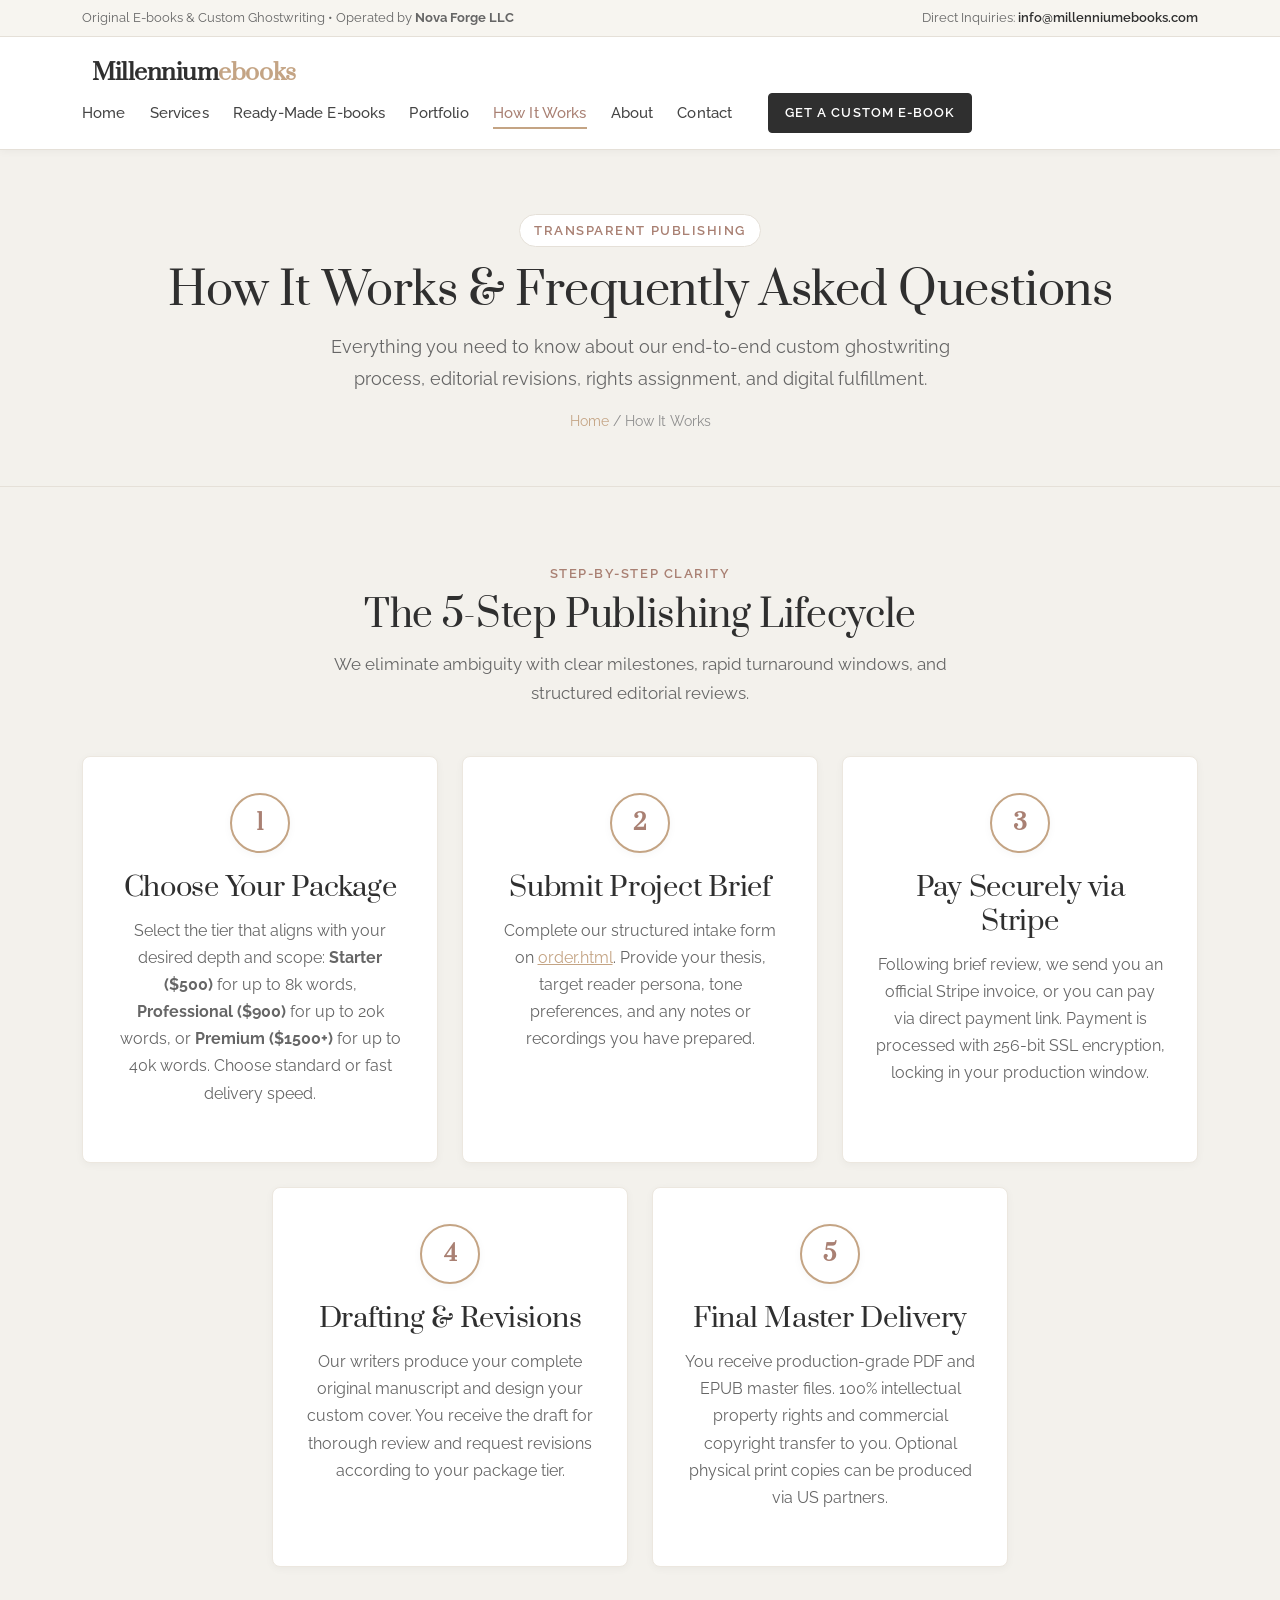
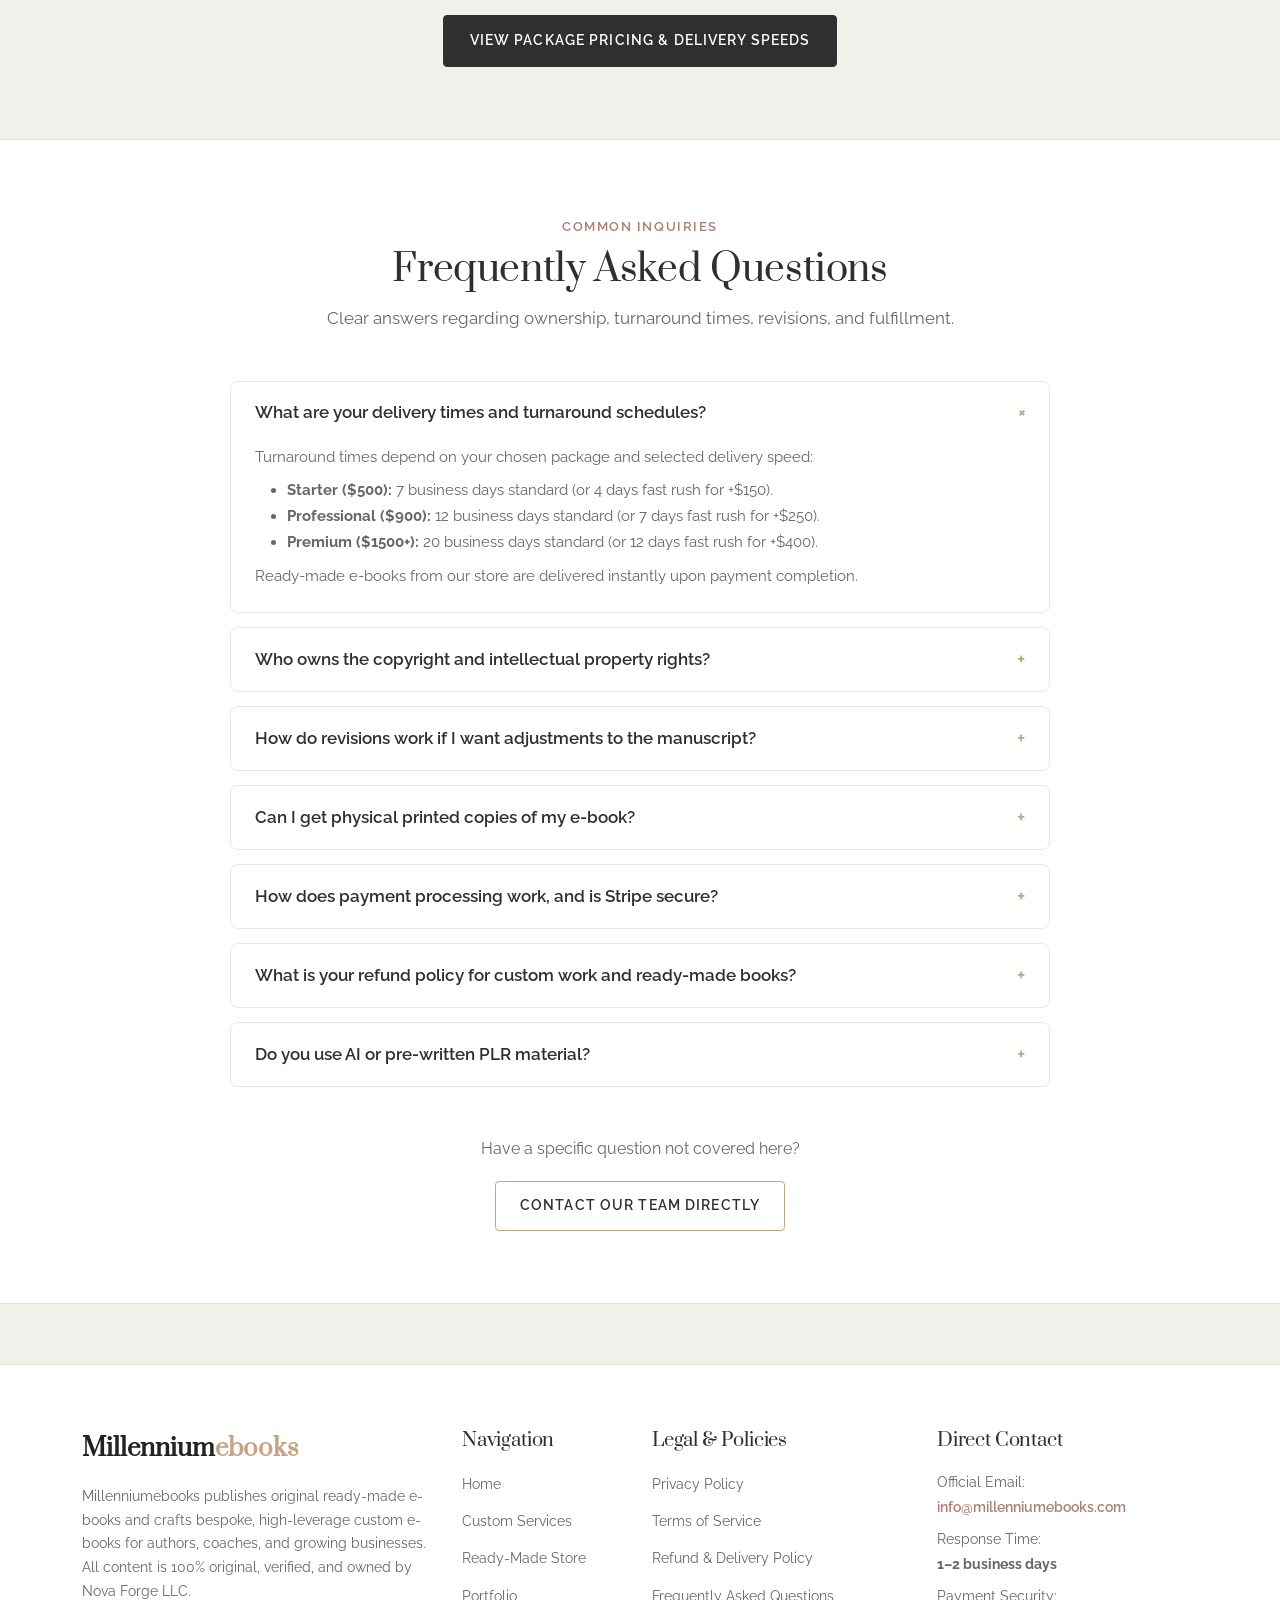
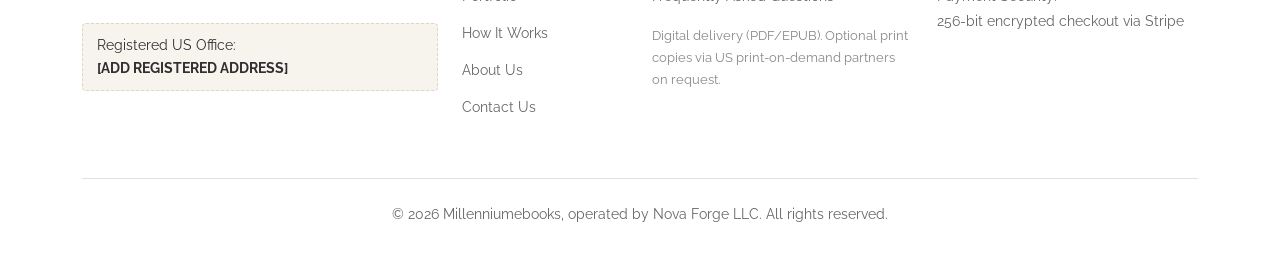
<file: how-it-works.html>
<!DOCTYPE html>
<html lang="en">
<head>
  <meta charset="utf-8">
  <meta http-equiv="X-UA-Compatible" content="IE=edge">
  <meta name="viewport" content="width=device-width, initial-scale=1.0">
  <title>How It Works & FAQ - Millenniumebooks</title>
  <meta name="description" content="Discover our straightforward 5-step custom e-book publishing process, turnaround times, copyright transfer terms, and frequently asked questions.">
  
  <meta property="og:type" content="website">
  <meta property="og:title" content="How It Works & FAQ - Millenniumebooks">
  <meta property="og:description" content="Our 5-step publishing process: from concept brief to finalized PDF/EPUB master delivery and complete rights transfer.">
  <meta property="og:url" content="https://www.millenniumebooks.com/how-it-works.html">
  <meta property="og:site_name" content="Millenniumebooks">

  <link rel="preconnect" href="https://fonts.googleapis.com">
  <link rel="preconnect" href="https://fonts.gstatic.com" crossorigin>
  <link href="https://fonts.googleapis.com/css2?family=Playfair+Display:ital,wght@0,400..700;1,400..700&family=Prata&family=Raleway:wght@300;400;500;600;700&display=swap" rel="stylesheet">
  
  <link href="https://cdn.jsdelivr.net/npm/bootstrap@5.3.1/dist/css/bootstrap.min.css" rel="stylesheet"
    integrity="sha384-4bw+/aepP/YC94hEpVNVgiZdgIC5+VKNBQNGCHeKRQN+PtmoHDEXuppvnDJzQIu9" crossorigin="anonymous">
  <link rel="stylesheet" type="text/css" href="css/normalize.css">
  <link rel="stylesheet" type="text/css" href="icomoon/icomoon.css">
  <link rel="stylesheet" type="text/css" href="css/style.css">
</head>

<body>

  <!-- ========================================================================
       HEADER
       ======================================================================== -->
  <div id="header-wrap">
    <div class="top-notice-bar d-none d-md-block">
      <div class="container">
        <div class="row align-items-center">
          <div class="col-md-7 text-start">
            <span>Original E-books & Custom Ghostwriting • Operated by <strong>Nova Forge LLC</strong></span>
          </div>
          <div class="col-md-5 text-end">
            <span>Direct Inquiries: <a href="mailto:info@millenniumebooks.com">info@millenniumebooks.com</a></span>
          </div>
        </div>
      </div>
    </div>

    <header class="site-header">
      <div class="container">
        <div class="row align-items-center justify-content-between">
          <div class="col-auto">
            <a href="index.html" class="brand-logo-wrap">
              <i class="icon icon-bookmark" style="font-size: 26px; color: #c4a484;"></i>
              <span class="brand-text">Millennium<span>ebooks</span></span>
            </a>
          </div>

          <div class="col-auto d-none d-lg-block">
            <nav class="main-navigation">
              <ul class="nav-links-list">
                <li><a href="index.html">Home</a></li>
                <li><a href="services.html">Services</a></li>
                <li><a href="ready-made.html">Ready-Made E-books</a></li>
                <li><a href="portfolio.html">Portfolio</a></li>
                <li class="active"><a href="how-it-works.html">How It Works</a></li>
                <li><a href="about.html">About</a></li>
                <li><a href="contact.html">Contact</a></li>
              </ul>
              <a href="services.html" class="btn-gold btn-sm-custom header-cta-btn">Get a Custom E-book</a>
            </nav>
          </div>

          <div class="col-auto d-lg-none">
            <button class="hamburger-toggle" aria-label="Toggle navigation menu" aria-expanded="false">
              <span></span>
              <span></span>
              <span></span>
            </button>
          </div>
        </div>
      </div>

      <div class="mobile-nav-drawer d-lg-none">
        <ul class="mobile-nav-list">
          <li><a href="index.html">Home</a></li>
          <li><a href="services.html">Services (Custom E-books)</a></li>
          <li><a href="ready-made.html">Ready-Made E-books</a></li>
          <li><a href="portfolio.html">Portfolio</a></li>
          <li class="active"><a href="how-it-works.html">How It Works</a></li>
          <li><a href="about.html">About Us</a></li>
          <li><a href="contact.html">Contact Us</a></li>
        </ul>
        <div class="mobile-nav-cta">
          <a href="services.html" class="btn-gold w-100">Get a Custom E-book</a>
        </div>
      </div>
    </header>
  </div>

  <!-- ========================================================================
       HERO BANNER
       ======================================================================== -->
  <section class="page-hero">
    <div class="container">
      <span class="hero-badge">Transparent Publishing</span>
      <h1 class="page-title">How It Works & Frequently Asked Questions</h1>
      <p class="page-subtitle">
        Everything you need to know about our end-to-end custom ghostwriting process, editorial revisions, rights assignment, and digital fulfillment.
      </p>
      <div class="page-breadcrumb">
        <a href="index.html">Home</a> / How It Works
      </div>
    </div>
  </section>

  <!-- ========================================================================
       THE 5-STEP PUBLISHING WORKFLOW
       ======================================================================== -->
  <section class="py-5 my-4">
    <div class="container">
      <div class="section-header text-center mb-5">
        <span class="sub-badge">Step-by-Step Clarity</span>
        <h2 class="section-title">The 5-Step Publishing Lifecycle</h2>
        <p class="section-desc">We eliminate ambiguity with clear milestones, rapid turnaround windows, and structured editorial reviews.</p>
      </div>

      <div class="row g-4 justify-content-center">
        
        <!-- Step 1 -->
        <div class="col-lg-4 col-md-6">
          <div class="feature-pillar-card text-center">
            <div class="step-num-circle">1</div>
            <h3>Choose Your Package</h3>
            <p>
              Select the tier that aligns with your desired depth and scope: <strong>Starter ($500)</strong> for up to 8k words, <strong>Professional ($900)</strong> for up to 20k words, or <strong>Premium ($1500+)</strong> for up to 40k words. Choose standard or fast delivery speed.
            </p>
          </div>
        </div>

        <!-- Step 2 -->
        <div class="col-lg-4 col-md-6">
          <div class="feature-pillar-card text-center">
            <div class="step-num-circle">2</div>
            <h3>Submit Project Brief</h3>
            <p>
              Complete our structured intake form on <a href="order.html" style="color: #c4a484; text-decoration: underline;">order.html</a>. Provide your thesis, target reader persona, tone preferences, and any notes or recordings you have prepared.
            </p>
          </div>
        </div>

        <!-- Step 3 -->
        <div class="col-lg-4 col-md-6">
          <div class="feature-pillar-card text-center">
            <div class="step-num-circle">3</div>
            <h3>Pay Securely via Stripe</h3>
            <p>
              Following brief review, we send you an official Stripe invoice, or you can pay via direct payment link. Payment is processed with 256-bit SSL encryption, locking in your production window.
            </p>
          </div>
        </div>

        <!-- Step 4 -->
        <div class="col-lg-4 col-md-6">
          <div class="feature-pillar-card text-center">
            <div class="step-num-circle">4</div>
            <h3>Drafting & Revisions</h3>
            <p>
              Our writers produce your complete original manuscript and design your custom cover. You receive the draft for thorough review and request revisions according to your package tier.
            </p>
          </div>
        </div>

        <!-- Step 5 -->
        <div class="col-lg-4 col-md-6">
          <div class="feature-pillar-card text-center">
            <div class="step-num-circle">5</div>
            <h3>Final Master Delivery</h3>
            <p>
              You receive production-grade PDF and EPUB master files. 100% intellectual property rights and commercial copyright transfer to you. Optional physical print copies can be produced via US partners.
            </p>
          </div>
        </div>

      </div>

      <!-- Action Button -->
      <div class="text-center mt-5">
        <a href="services.html" class="btn-gold">View Package Pricing & Delivery Speeds</a>
      </div>
    </div>
  </section>

  <!-- ========================================================================
       FAQ ACCORDION SECTION
       ======================================================================== -->
  <section id="faq" class="py-5 bg-white border-top border-bottom">
    <div class="container py-lg-4">
      <div class="section-header text-center mb-5">
        <span class="sub-badge">Common Inquiries</span>
        <h2 class="section-title">Frequently Asked Questions</h2>
        <p class="section-desc">Clear answers regarding ownership, turnaround times, revisions, and fulfillment.</p>
      </div>

      <div class="faq-accordion">
        
        <!-- FAQ 1 -->
        <div class="faq-item active">
          <button class="faq-question">
            <span>What are your delivery times and turnaround schedules?</span>
            <span class="faq-toggle-icon">+</span>
          </button>
          <div class="faq-answer">
            Turnaround times depend on your chosen package and selected delivery speed:
            <ul style="margin-top: 8px; margin-bottom: 8px;">
              <li><strong>Starter ($500):</strong> 7 business days standard (or 4 days fast rush for +$150).</li>
              <li><strong>Professional ($900):</strong> 12 business days standard (or 7 days fast rush for +$250).</li>
              <li><strong>Premium ($1500+):</strong> 20 business days standard (or 12 days fast rush for +$400).</li>
            </ul>
            Ready-made e-books from our store are delivered instantly upon payment completion.
          </div>
        </div>

        <!-- FAQ 2 -->
        <div class="faq-item">
          <button class="faq-question">
            <span>Who owns the copyright and intellectual property rights?</span>
            <span class="faq-toggle-icon">+</span>
          </button>
          <div class="faq-answer">
            You do, 100%. Upon settlement of the final payment, Nova Forge LLC transfers all commercial rights, intellectual property, and copyright to you. You are recognized as the sole author and copyright holder. You may sell, distribute, repurpose, or monetize the manuscript anywhere in the world without paying royalties.
          </div>
        </div>

        <!-- FAQ 3 -->
        <div class="faq-item">
          <button class="faq-question">
            <span>How do revisions work if I want adjustments to the manuscript?</span>
            <span class="faq-toggle-icon">+</span>
          </button>
          <div class="faq-answer">
            Each package includes dedicated revision cycles:
            <ul style="margin-top: 8px; margin-bottom: 8px;">
              <li><strong>Starter:</strong> 2 rounds of editorial revisions.</li>
              <li><strong>Professional:</strong> 4 rounds of comprehensive revisions.</li>
              <li><strong>Premium:</strong> Unlimited revisions within the 14-day post-delivery review window.</li>
            </ul>
            Revisions cover rewording, thematic adjustments, tone calibrations, and layout formatting refinements.
          </div>
        </div>

        <!-- FAQ 4 -->
        <div class="faq-item">
          <button class="faq-question">
            <span>Can I get physical printed copies of my e-book?</span>
            <span class="faq-toggle-icon">+</span>
          </button>
          <div class="faq-answer">
            Yes. While primary delivery is digital (PDF & EPUB), we coordinate print-on-demand fulfillment through vetted US printing partners (such as IngramSpark and KDP) upon client request. The Premium package includes print-ready files at no extra charge, and print-ready file preparation can be added to Starter or Professional packages for +$150.
          </div>
        </div>

        <!-- FAQ 5 -->
        <div class="faq-item">
          <button class="faq-question">
            <span>How does payment processing work, and is Stripe secure?</span>
            <span class="faq-toggle-icon">+</span>
          </button>
          <div class="faq-answer">
            All payments are processed securely through Stripe, one of the world's most trusted payment gateways. Stripe uses bank-grade 256-bit SSL encryption. We never store or have access to your credit card details. You can pay via Visa, Mastercard, American Express, Apple Pay, or Google Pay.
          </div>
        </div>

        <!-- FAQ 6 -->
        <div class="faq-item">
          <button class="faq-question">
            <span>What is your refund policy for custom work and ready-made books?</span>
            <span class="faq-toggle-icon">+</span>
          </button>
          <div class="faq-answer">
            For custom projects, clients may request a 100% refund prior to the commencement of research and outline drafting. Once drafting has commenced, partial refunds are prorated based on completed milestones, as detailed in our <a href="refund-policy.html" style="color: #c4a484; text-decoration: underline;">Refund & Delivery Policy</a>. Ready-made e-books are digital goods delivered immediately; duplicate charges or defective files are rectified or refunded within 48 hours upon email request to <a href="mailto:info@millenniumebooks.com">info@millenniumebooks.com</a>.
          </div>
        </div>

        <!-- FAQ 7 -->
        <div class="faq-item">
          <button class="faq-question">
            <span>Do you use AI or pre-written PLR material?</span>
            <span class="faq-toggle-icon">+</span>
          </button>
          <div class="faq-answer">
            No PLR (Private Label Rights) content is ever used. All works published or written by Millenniumebooks are 100% original manuscripts authored by our team, thoroughly fact-checked, and checked against duplicate detection databases.
          </div>
        </div>

      </div>

      <div class="text-center mt-5">
        <p style="color: #666;">Have a specific question not covered here?</p>
        <a href="contact.html" class="btn-outline-gold">Contact Our Team Directly</a>
      </div>

    </div>
  </section>

  <!-- ========================================================================
       FOOTER
       ======================================================================== -->
  <footer class="site-footer">
    <div class="container">
      <div class="row g-4">
        
        <div class="col-lg-4 col-md-6">
          <div class="footer-brand-title">
            Millennium<span>ebooks</span>
          </div>
          <p class="footer-desc">
            Millenniumebooks publishes original ready-made e-books and crafts bespoke, high-leverage custom e-books for authors, coaches, and growing businesses. All content is 100% original, verified, and owned by Nova Forge LLC.
          </p>
          <div class="footer-address-tag">
            Registered US Office:<br>
            <strong>[ADD REGISTERED ADDRESS]</strong>
          </div>
        </div>

        <div class="col-lg-2 col-md-6 col-6">
          <h5 class="footer-heading">Navigation</h5>
          <ul class="footer-nav-list">
            <li><a href="index.html">Home</a></li>
            <li><a href="services.html">Custom Services</a></li>
            <li><a href="ready-made.html">Ready-Made Store</a></li>
            <li><a href="portfolio.html">Portfolio</a></li>
            <li><a href="how-it-works.html">How It Works</a></li>
            <li><a href="about.html">About Us</a></li>
            <li><a href="contact.html">Contact Us</a></li>
          </ul>
        </div>

        <div class="col-lg-3 col-md-6 col-6">
          <h5 class="footer-heading">Legal & Policies</h5>
          <ul class="footer-nav-list">
            <li><a href="privacy.html">Privacy Policy</a></li>
            <li><a href="terms.html">Terms of Service</a></li>
            <li><a href="refund-policy.html">Refund & Delivery Policy</a></li>
            <li><a href="how-it-works.html#faq">Frequently Asked Questions</a></li>
          </ul>
          <div class="mt-3" style="font-size: 0.82rem; color: #888;">
            Digital delivery (PDF/EPUB). Optional print copies via US print-on-demand partners on request.
          </div>
        </div>

        <div class="col-lg-3 col-md-6">
          <h5 class="footer-heading">Direct Contact</h5>
          <div class="footer-contact-block">
            <p class="mb-2">Official Email:<br>
              <a href="mailto:info@millenniumebooks.com">info@millenniumebooks.com</a>
            </p>
            <p class="mb-2">Response Time:<br>
              <strong>1–2 business days</strong>
            </p>
            <p class="mb-0">Payment Security:<br>
              <span>256-bit encrypted checkout via Stripe</span>
            </p>
          </div>
        </div>

      </div>

      <div class="footer-bottom">
        <p class="mb-0">© 2026 Millenniumebooks, operated by Nova Forge LLC. All rights reserved.</p>
      </div>
    </div>
  </footer>

  <script src="js/products.js"></script>
  <script src="js/main.js"></script>
</body>
</html>
</file>
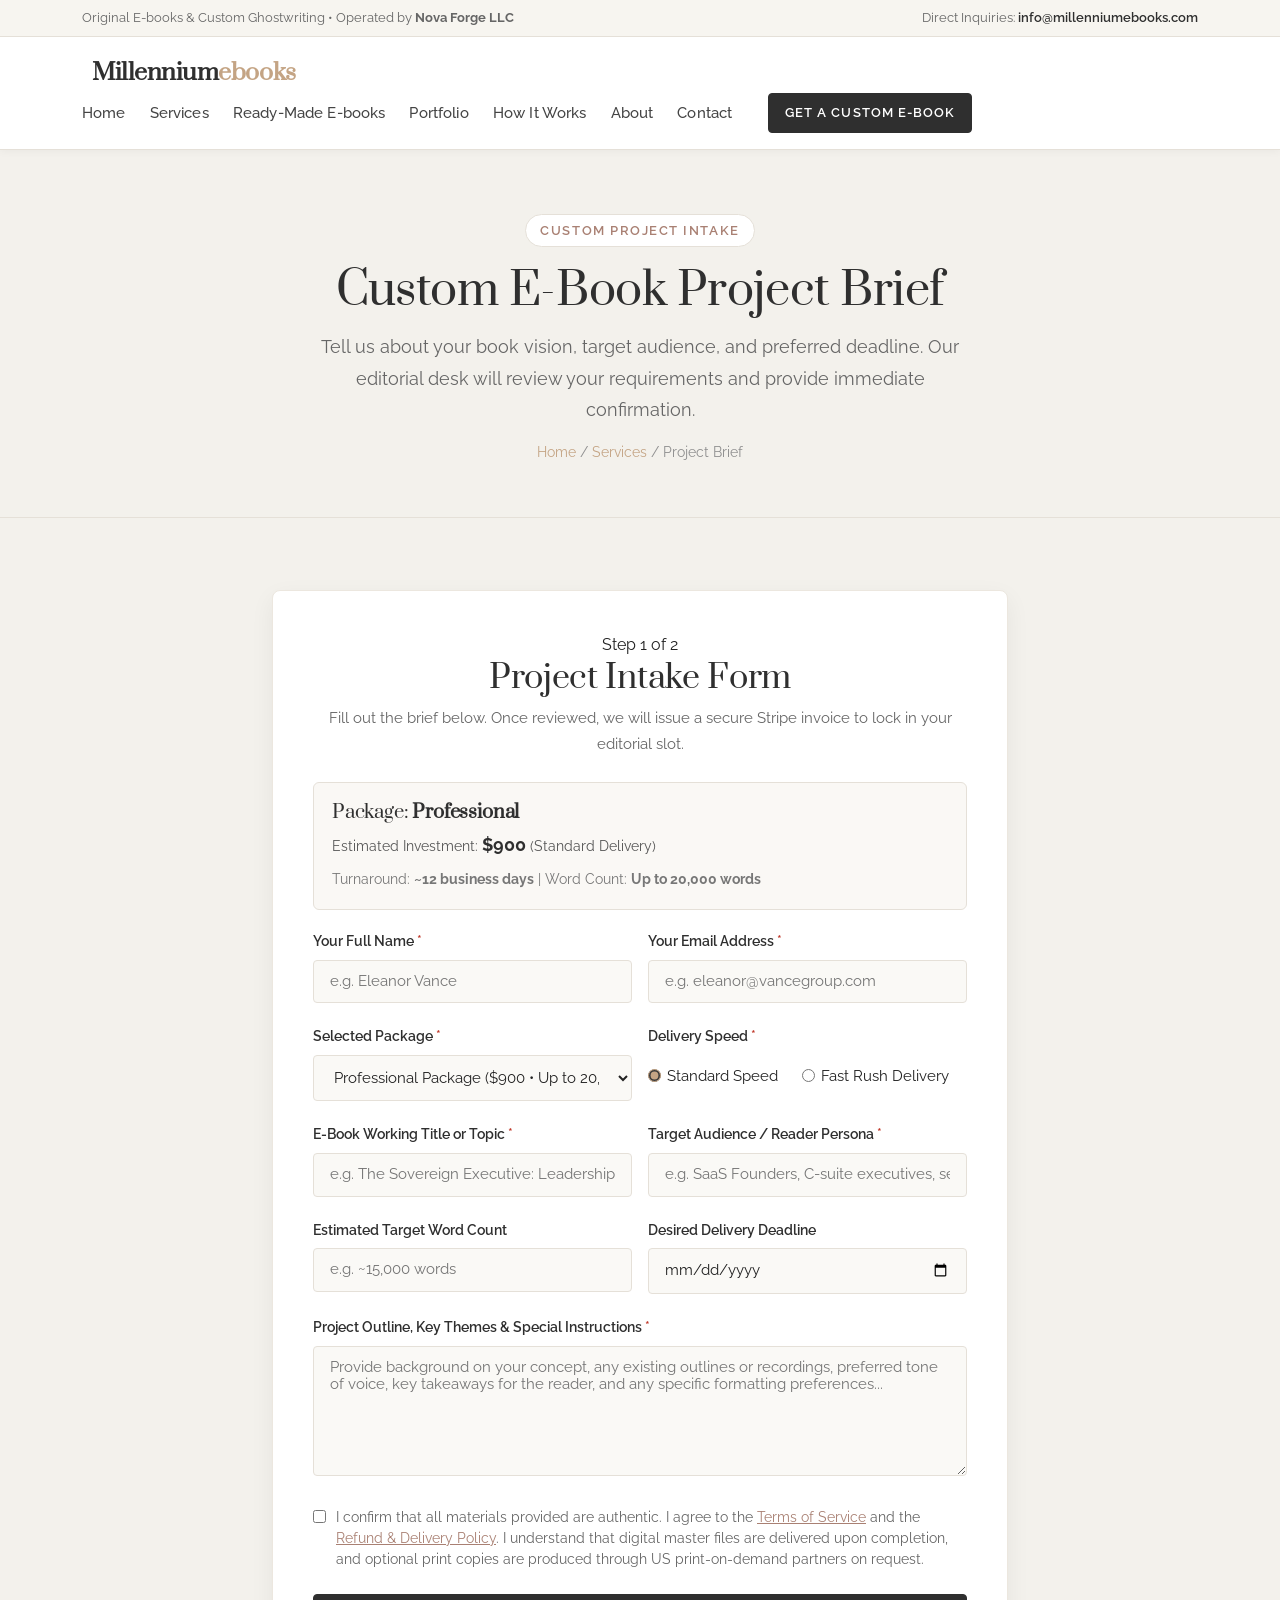
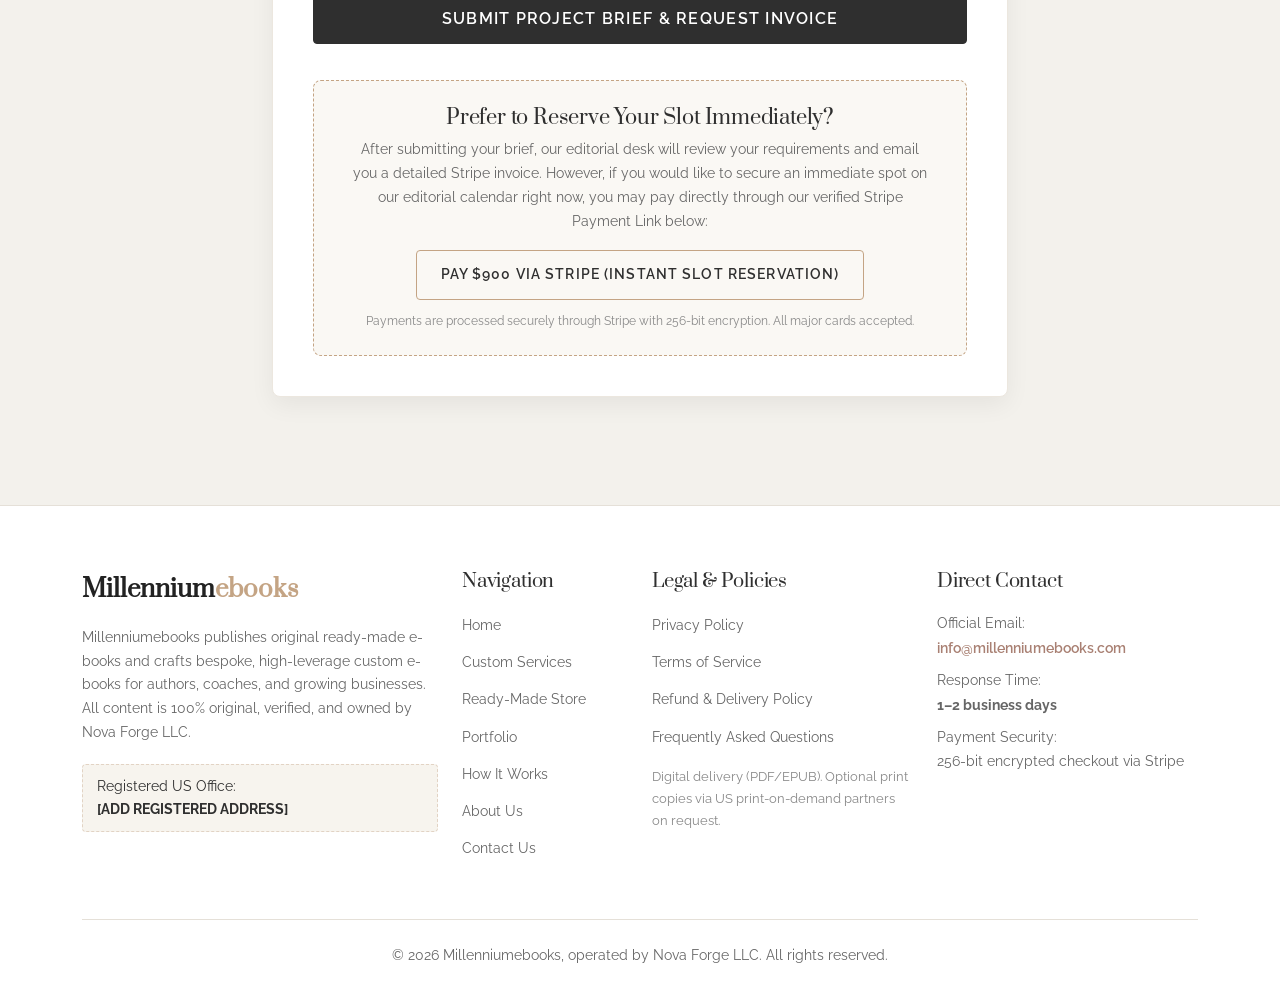
<file: order.html>
<!DOCTYPE html>
<html lang="en">
<head>
  <meta charset="utf-8">
  <meta http-equiv="X-UA-Compatible" content="IE=edge">
  <meta name="viewport" content="width=device-width, initial-scale=1.0">
  <title>Submit Project Brief - Millenniumebooks</title>
  <meta name="description" content="Submit your custom e-book project brief. Our editorial team will review your outline and send a secure Stripe invoice to begin production.">
  
  <meta property="og:type" content="website">
  <meta property="og:title" content="Submit Project Brief - Millenniumebooks">
  <meta property="og:description" content="Submit your custom e-book brief. Choose from Starter, Professional, or Premium packages.">
  <meta property="og:url" content="https://www.millenniumebooks.com/order.html">
  <meta property="og:site_name" content="Millenniumebooks">

  <link rel="preconnect" href="https://fonts.googleapis.com">
  <link rel="preconnect" href="https://fonts.gstatic.com" crossorigin>
  <link href="https://fonts.googleapis.com/css2?family=Playfair+Display:ital,wght@0,400..700;1,400..700&family=Prata&family=Raleway:wght@300;400;500;600;700&display=swap" rel="stylesheet">
  
  <link href="https://cdn.jsdelivr.net/npm/bootstrap@5.3.1/dist/css/bootstrap.min.css" rel="stylesheet"
    integrity="sha384-4bw+/aepP/YC94hEpVNVgiZdgIC5+VKNBQNGCHeKRQN+PtmoHDEXuppvnDJzQIu9" crossorigin="anonymous">
  <link rel="stylesheet" type="text/css" href="css/normalize.css">
  <link rel="stylesheet" type="text/css" href="icomoon/icomoon.css">
  <link rel="stylesheet" type="text/css" href="css/style.css">
</head>

<body>

  <!-- ========================================================================
       HEADER
       ======================================================================== -->
  <div id="header-wrap">
    <div class="top-notice-bar d-none d-md-block">
      <div class="container">
        <div class="row align-items-center">
          <div class="col-md-7 text-start">
            <span>Original E-books & Custom Ghostwriting • Operated by <strong>Nova Forge LLC</strong></span>
          </div>
          <div class="col-md-5 text-end">
            <span>Direct Inquiries: <a href="mailto:info@millenniumebooks.com">info@millenniumebooks.com</a></span>
          </div>
        </div>
      </div>
    </div>

    <header class="site-header">
      <div class="container">
        <div class="row align-items-center justify-content-between">
          <div class="col-auto">
            <a href="index.html" class="brand-logo-wrap">
              <i class="icon icon-bookmark" style="font-size: 26px; color: #c4a484;"></i>
              <span class="brand-text">Millennium<span>ebooks</span></span>
            </a>
          </div>

          <div class="col-auto d-none d-lg-block">
            <nav class="main-navigation">
              <ul class="nav-links-list">
                <li><a href="index.html">Home</a></li>
                <li class="active"><a href="services.html">Services</a></li>
                <li><a href="ready-made.html">Ready-Made E-books</a></li>
                <li><a href="portfolio.html">Portfolio</a></li>
                <li><a href="how-it-works.html">How It Works</a></li>
                <li><a href="about.html">About</a></li>
                <li><a href="contact.html">Contact</a></li>
              </ul>
              <a href="services.html" class="btn-gold btn-sm-custom header-cta-btn">Get a Custom E-book</a>
            </nav>
          </div>

          <div class="col-auto d-lg-none">
            <button class="hamburger-toggle" aria-label="Toggle navigation menu" aria-expanded="false">
              <span></span>
              <span></span>
              <span></span>
            </button>
          </div>
        </div>
      </div>

      <div class="mobile-nav-drawer d-lg-none">
        <ul class="mobile-nav-list">
          <li><a href="index.html">Home</a></li>
          <li class="active"><a href="services.html">Services (Custom E-books)</a></li>
          <li><a href="ready-made.html">Ready-Made E-books</a></li>
          <li><a href="portfolio.html">Portfolio</a></li>
          <li><a href="how-it-works.html">How It Works</a></li>
          <li><a href="about.html">About Us</a></li>
          <li><a href="contact.html">Contact Us</a></li>
        </ul>
        <div class="mobile-nav-cta">
          <a href="services.html" class="btn-gold w-100">Get a Custom E-book</a>
        </div>
      </div>
    </header>
  </div>

  <!-- ========================================================================
       HERO BANNER
       ======================================================================== -->
  <section class="page-hero">
    <div class="container">
      <span class="hero-badge">Custom Project Intake</span>
      <h1 class="page-title">Custom E-Book Project Brief</h1>
      <p class="page-subtitle">
        Tell us about your book vision, target audience, and preferred deadline. Our editorial desk will review your requirements and provide immediate confirmation.
      </p>
      <div class="page-breadcrumb">
        <a href="index.html">Home</a> / <a href="services.html">Services</a> / Project Brief
      </div>
    </div>
  </section>

  <!-- ========================================================================
       PROJECT BRIEF FORM SECTION
       ======================================================================== -->
  <section class="py-5 my-4">
    <div class="container">
      <div class="row justify-content-center">
        <div class="col-lg-9 col-xl-8">
          
          <div class="form-card-wrap">
            <div class="text-center mb-4">
              <span class="sub-badge">Step 1 of 2</span>
              <h2 style="font-size: 2rem; margin-bottom: 8px;">Project Intake Form</h2>
              <p style="font-size: 0.95rem; color: #666;">
                Fill out the brief below. Once reviewed, we will issue a secure Stripe invoice to lock in your editorial slot.
              </p>
            </div>

            <!-- Dynamic Live Summary Card (Populated by JS based on selected package & speed) -->
            <div id="order-summary-box"></div>

            <!-- The Form -->
            <!-- 
              NOTE FOR SITE OWNER: 
              Replace action with your real Formspree endpoint (e.g., https://formspree.io/f/xyz) 
              or Web3Forms endpoint (https://api.web3forms.com/submit).
              If left as placeholder, the form gracefully falls back to thank-you.html.
            -->
            <form id="order-project-form" action="https://formspree.io/f/your-form-id" method="POST">
              
              <!-- Hidden configuration inputs for Formspree/Web3Forms -->
              <input type="hidden" name="_subject" value="New Custom E-Book Order Brief Submitted">
              <input type="hidden" name="_next" value="thank-you.html">

              <!-- Contact Information -->
              <div class="row g-3">
                <div class="col-md-6 form-group-custom">
                  <label for="order-name" class="form-label-custom">Your Full Name <span class="req">*</span></label>
                  <input type="text" id="order-name" name="client_name" class="form-input-custom" placeholder="e.g. Eleanor Vance" required>
                </div>

                <div class="col-md-6 form-group-custom">
                  <label for="order-email" class="form-label-custom">Your Email Address <span class="req">*</span></label>
                  <input type="email" id="order-email" name="client_email" class="form-input-custom" placeholder="e.g. eleanor@vancegroup.com" required>
                </div>
              </div>

              <!-- Package Selection & Turnaround Speed -->
              <div class="row g-3">
                <div class="col-md-6 form-group-custom">
                  <label for="order-package-select" class="form-label-custom">Selected Package <span class="req">*</span></label>
                  <select id="order-package-select" name="selected_package" class="form-select-custom" required>
                    <option value="starter">Starter Package ($500 • Up to 8,000 words)</option>
                    <option value="professional" selected>Professional Package ($900 • Up to 20,000 words)</option>
                    <option value="premium">Premium Package ($1500+ • Up to 40,000 words)</option>
                  </select>
                </div>

                <div class="col-md-6 form-group-custom">
                  <label class="form-label-custom">Delivery Speed <span class="req">*</span></label>
                  <div class="d-flex gap-4 pt-2">
                    <label style="cursor: pointer; font-size: 0.92rem; display: flex; align-items: center; gap: 6px;">
                      <input type="radio" name="delivery_speed" value="standard" checked style="accent-color: #c4a484;">
                      Standard Speed
                    </label>
                    <label style="cursor: pointer; font-size: 0.92rem; display: flex; align-items: center; gap: 6px;">
                      <input type="radio" name="delivery_speed" value="fast" style="accent-color: #c4a484;">
                      Fast Rush Delivery
                    </label>
                  </div>
                </div>
              </div>

              <!-- Project Topic & Audience -->
              <div class="row g-3">
                <div class="col-md-6 form-group-custom">
                  <label for="order-topic" class="form-label-custom">E-Book Working Title or Topic <span class="req">*</span></label>
                  <input type="text" id="order-topic" name="ebook_topic" class="form-input-custom" placeholder="e.g. The Sovereign Executive: Leadership in Volatility" required>
                </div>

                <div class="col-md-6 form-group-custom">
                  <label for="order-audience" class="form-label-custom">Target Audience / Reader Persona <span class="req">*</span></label>
                  <input type="text" id="order-audience" name="target_audience" class="form-input-custom" placeholder="e.g. SaaS Founders, C-suite executives, senior coaches" required>
                </div>
              </div>

              <!-- Desired Word Count & Target Deadline -->
              <div class="row g-3">
                <div class="col-md-6 form-group-custom">
                  <label for="order-wordcount" class="form-label-custom">Estimated Target Word Count</label>
                  <input type="text" id="order-wordcount" name="desired_word_count" class="form-input-custom" placeholder="e.g. ~15,000 words">
                </div>

                <div class="col-md-6 form-group-custom">
                  <label for="order-deadline" class="form-label-custom">Desired Delivery Deadline</label>
                  <input type="date" id="order-deadline" name="target_deadline" class="form-input-custom">
                </div>
              </div>

              <!-- Detailed Project Scope / Notes -->
              <div class="form-group-custom">
                <label for="order-notes" class="form-label-custom">Project Outline, Key Themes & Special Instructions <span class="req">*</span></label>
                <textarea id="order-notes" name="project_notes" class="form-textarea-custom" rows="6" placeholder="Provide background on your concept, any existing outlines or recordings, preferred tone of voice, key takeaways for the reader, and any specific formatting preferences..." required></textarea>
              </div>

              <!-- Terms & Refund Policy Agreement Checkbox -->
              <div class="form-group-custom">
                <label class="form-checkbox-label">
                  <input type="checkbox" id="order-terms-check" name="terms_agreed" required>
                  <span>
                    I confirm that all materials provided are authentic. I agree to the 
                    <a href="terms.html" target="_blank">Terms of Service</a> and the 
                    <a href="refund-policy.html" target="_blank">Refund & Delivery Policy</a>. I understand that digital master files are delivered upon completion, and optional print copies are produced through US print-on-demand partners on request.
                  </span>
                </label>
              </div>

              <!-- Submit Button -->
              <div class="text-center mt-4">
                <button type="submit" class="btn-gold w-100" style="padding: 15px 30px; font-size: 1rem;">
                  Submit Project Brief & Request Invoice
                </button>
              </div>

            </form>

            <!-- ==============================================================
                 DIRECT STRIPE PAYMENT LINK ALTERNATIVE
                 ============================================================== -->
            <div class="direct-stripe-box">
              <h4>Prefer to Reserve Your Slot Immediately?</h4>
              <p>
                After submitting your brief, our editorial desk will review your requirements and email you a detailed Stripe invoice. However, if you would like to secure an immediate spot on our editorial calendar right now, you may pay directly through our verified Stripe Payment Link below:
              </p>
              <a id="direct-stripe-link-btn" href="https://buy.stripe.com/test_prof_std" class="btn-outline-gold" target="_blank" rel="noopener noreferrer">
                Pay $900 via Stripe (Instant Slot Reservation)
              </a>
              <div style="font-size: 0.78rem; color: #888; margin-top: 10px;">
                Payments are processed securely through Stripe with 256-bit encryption. All major cards accepted.
              </div>
            </div>

          </div>

        </div>
      </div>
    </div>
  </section>

  <!-- ========================================================================
       FOOTER
       ======================================================================== -->
  <footer class="site-footer">
    <div class="container">
      <div class="row g-4">
        
        <div class="col-lg-4 col-md-6">
          <div class="footer-brand-title">
            Millennium<span>ebooks</span>
          </div>
          <p class="footer-desc">
            Millenniumebooks publishes original ready-made e-books and crafts bespoke, high-leverage custom e-books for authors, coaches, and growing businesses. All content is 100% original, verified, and owned by Nova Forge LLC.
          </p>
          <div class="footer-address-tag">
            Registered US Office:<br>
            <strong>[ADD REGISTERED ADDRESS]</strong>
          </div>
        </div>

        <div class="col-lg-2 col-md-6 col-6">
          <h5 class="footer-heading">Navigation</h5>
          <ul class="footer-nav-list">
            <li><a href="index.html">Home</a></li>
            <li><a href="services.html">Custom Services</a></li>
            <li><a href="ready-made.html">Ready-Made Store</a></li>
            <li><a href="portfolio.html">Portfolio</a></li>
            <li><a href="how-it-works.html">How It Works</a></li>
            <li><a href="about.html">About Us</a></li>
            <li><a href="contact.html">Contact Us</a></li>
          </ul>
        </div>

        <div class="col-lg-3 col-md-6 col-6">
          <h5 class="footer-heading">Legal & Policies</h5>
          <ul class="footer-nav-list">
            <li><a href="privacy.html">Privacy Policy</a></li>
            <li><a href="terms.html">Terms of Service</a></li>
            <li><a href="refund-policy.html">Refund & Delivery Policy</a></li>
            <li><a href="how-it-works.html#faq">Frequently Asked Questions</a></li>
          </ul>
          <div class="mt-3" style="font-size: 0.82rem; color: #888;">
            Digital delivery (PDF/EPUB). Optional print copies via US print-on-demand partners on request.
          </div>
        </div>

        <div class="col-lg-3 col-md-6">
          <h5 class="footer-heading">Direct Contact</h5>
          <div class="footer-contact-block">
            <p class="mb-2">Official Email:<br>
              <a href="mailto:info@millenniumebooks.com">info@millenniumebooks.com</a>
            </p>
            <p class="mb-2">Response Time:<br>
              <strong>1–2 business days</strong>
            </p>
            <p class="mb-0">Payment Security:<br>
              <span>256-bit encrypted checkout via Stripe</span>
            </p>
          </div>
        </div>

      </div>

      <div class="footer-bottom">
        <p class="mb-0">© 2026 Millenniumebooks, operated by Nova Forge LLC. All rights reserved.</p>
      </div>
    </div>
  </footer>

  <script src="js/products.js"></script>
  <script src="js/main.js"></script>
</body>
</html>
</file>
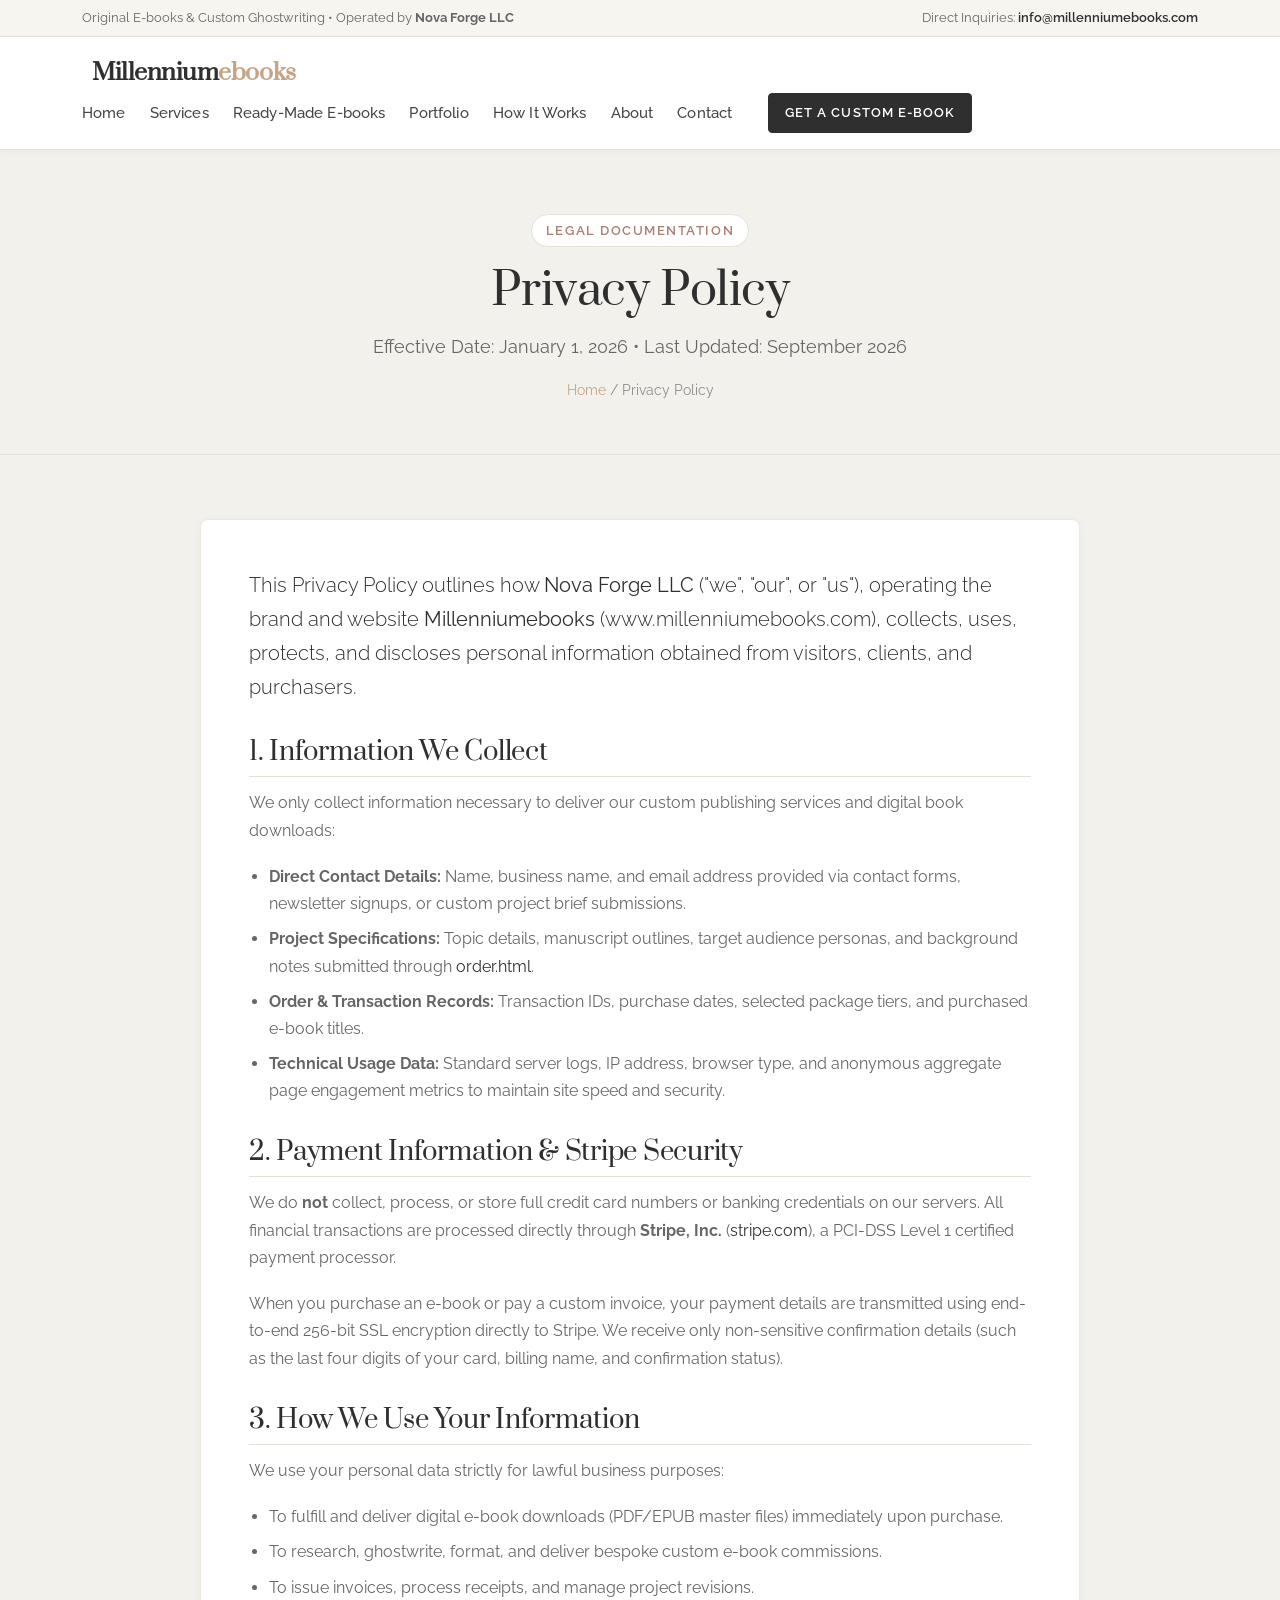
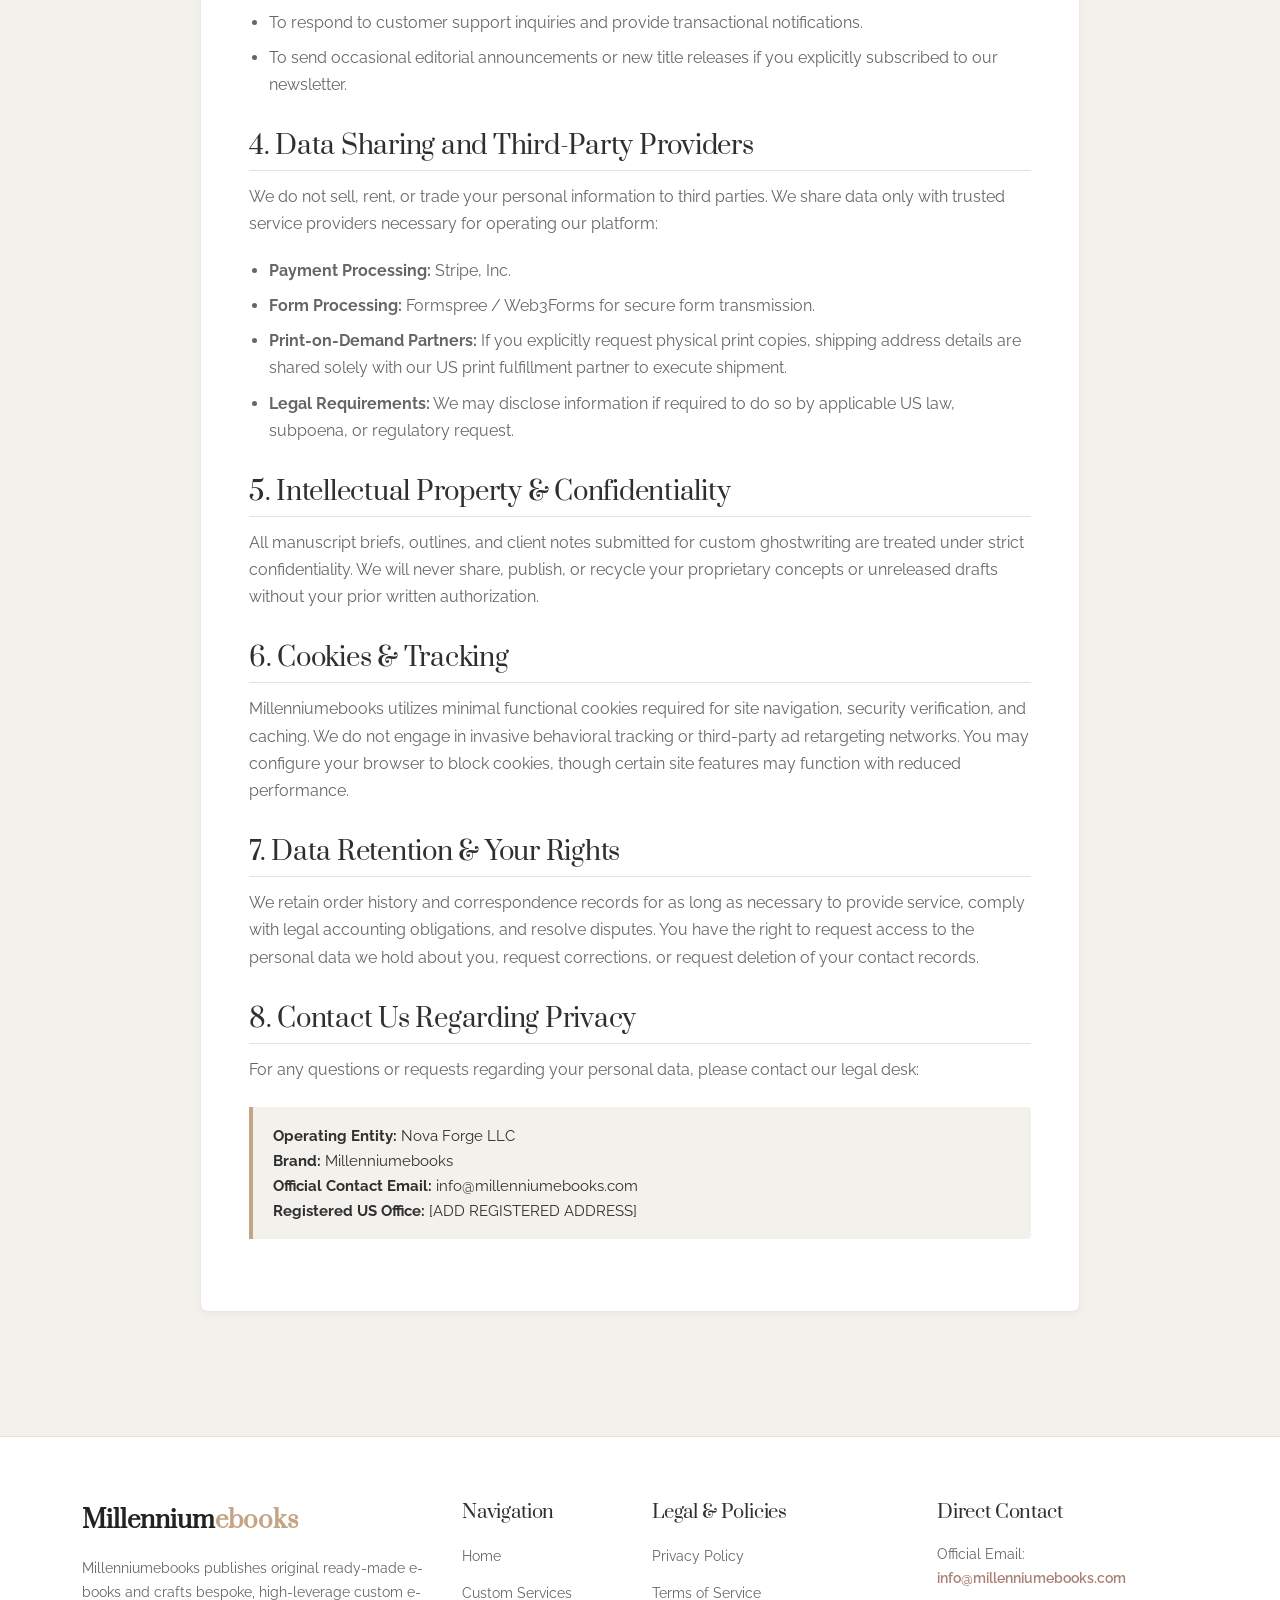
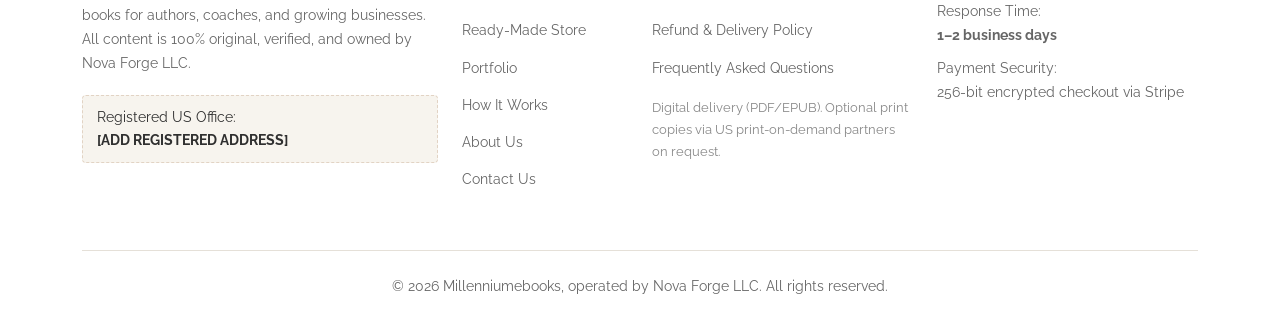
<file: privacy.html>
<!DOCTYPE html>
<html lang="en">
<head>
  <meta charset="utf-8">
  <meta http-equiv="X-UA-Compatible" content="IE=edge">
  <meta name="viewport" content="width=device-width, initial-scale=1.0">
  <title>Privacy Policy - Millenniumebooks | Nova Forge LLC</title>
  <meta name="description" content="Privacy Policy for Millenniumebooks, operated by Nova Forge LLC. Learn how we handle your personal data, project briefs, and secure Stripe payment processing.">
  
  <meta property="og:type" content="website">
  <meta property="og:title" content="Privacy Policy - Millenniumebooks">
  <meta property="og:description" content="Privacy Policy for Millenniumebooks and Nova Forge LLC.">
  <meta property="og:url" content="https://www.millenniumebooks.com/privacy.html">
  <meta property="og:site_name" content="Millenniumebooks">

  <link rel="preconnect" href="https://fonts.googleapis.com">
  <link rel="preconnect" href="https://fonts.gstatic.com" crossorigin>
  <link href="https://fonts.googleapis.com/css2?family=Playfair+Display:ital,wght@0,400..700;1,400..700&family=Prata&family=Raleway:wght@300;400;500;600;700&display=swap" rel="stylesheet">
  
  <link href="https://cdn.jsdelivr.net/npm/bootstrap@5.3.1/dist/css/bootstrap.min.css" rel="stylesheet"
    integrity="sha384-4bw+/aepP/YC94hEpVNVgiZdgIC5+VKNBQNGCHeKRQN+PtmoHDEXuppvnDJzQIu9" crossorigin="anonymous">
  <link rel="stylesheet" type="text/css" href="css/normalize.css">
  <link rel="stylesheet" type="text/css" href="icomoon/icomoon.css">
  <link rel="stylesheet" type="text/css" href="css/style.css">
</head>

<body>

  <!-- ========================================================================
       HEADER
       ======================================================================== -->
  <div id="header-wrap">
    <div class="top-notice-bar d-none d-md-block">
      <div class="container">
        <div class="row align-items-center">
          <div class="col-md-7 text-start">
            <span>Original E-books & Custom Ghostwriting • Operated by <strong>Nova Forge LLC</strong></span>
          </div>
          <div class="col-md-5 text-end">
            <span>Direct Inquiries: <a href="mailto:info@millenniumebooks.com">info@millenniumebooks.com</a></span>
          </div>
        </div>
      </div>
    </div>

    <header class="site-header">
      <div class="container">
        <div class="row align-items-center justify-content-between">
          <div class="col-auto">
            <a href="index.html" class="brand-logo-wrap">
              <i class="icon icon-bookmark" style="font-size: 26px; color: #c4a484;"></i>
              <span class="brand-text">Millennium<span>ebooks</span></span>
            </a>
          </div>

          <div class="col-auto d-none d-lg-block">
            <nav class="main-navigation">
              <ul class="nav-links-list">
                <li><a href="index.html">Home</a></li>
                <li><a href="services.html">Services</a></li>
                <li><a href="ready-made.html">Ready-Made E-books</a></li>
                <li><a href="portfolio.html">Portfolio</a></li>
                <li><a href="how-it-works.html">How It Works</a></li>
                <li><a href="about.html">About</a></li>
                <li><a href="contact.html">Contact</a></li>
              </ul>
              <a href="services.html" class="btn-gold btn-sm-custom header-cta-btn">Get a Custom E-book</a>
            </nav>
          </div>

          <div class="col-auto d-lg-none">
            <button class="hamburger-toggle" aria-label="Toggle navigation menu" aria-expanded="false">
              <span></span>
              <span></span>
              <span></span>
            </button>
          </div>
        </div>
      </div>

      <div class="mobile-nav-drawer d-lg-none">
        <ul class="mobile-nav-list">
          <li><a href="index.html">Home</a></li>
          <li><a href="services.html">Services (Custom E-books)</a></li>
          <li><a href="ready-made.html">Ready-Made E-books</a></li>
          <li><a href="portfolio.html">Portfolio</a></li>
          <li><a href="how-it-works.html">How It Works</a></li>
          <li><a href="about.html">About Us</a></li>
          <li><a href="contact.html">Contact Us</a></li>
        </ul>
        <div class="mobile-nav-cta">
          <a href="services.html" class="btn-gold w-100">Get a Custom E-book</a>
        </div>
      </div>
    </header>
  </div>

  <!-- ========================================================================
       HERO BANNER
       ======================================================================== -->
  <section class="page-hero">
    <div class="container">
      <span class="hero-badge">Legal Documentation</span>
      <h1 class="page-title">Privacy Policy</h1>
      <p class="page-subtitle">Effective Date: January 1, 2026 • Last Updated: September 2026</p>
      <div class="page-breadcrumb">
        <a href="index.html">Home</a> / Privacy Policy
      </div>
    </div>
  </section>

  <!-- ========================================================================
       LEGAL CONTENT WRAP
       ======================================================================== -->
  <!-- 
    LEGAL NOTE FOR OWNER: 
    This is a professional plain-English privacy policy draft tailored to Nova Forge LLC / Millenniumebooks.
    Please have your qualified legal counsel review and approve it for your specific jurisdiction and operational requirements.
  -->
  <section class="py-4">
    <div class="container">
      <div class="legal-content-wrap">
        
        <p class="lead" style="color: #2f2f2f;">
          This Privacy Policy outlines how <strong>Nova Forge LLC</strong> ("we", "our", or "us"), operating the brand and website <strong>Millenniumebooks</strong> (<a href="https://www.millenniumebooks.com">www.millenniumebooks.com</a>), collects, uses, protects, and discloses personal information obtained from visitors, clients, and purchasers.
        </p>

        <h2>1. Information We Collect</h2>
        <p>We only collect information necessary to deliver our custom publishing services and digital book downloads:</p>
        <ul>
          <li><strong>Direct Contact Details:</strong> Name, business name, and email address provided via contact forms, newsletter signups, or custom project brief submissions.</li>
          <li><strong>Project Specifications:</strong> Topic details, manuscript outlines, target audience personas, and background notes submitted through <a href="order.html">order.html</a>.</li>
          <li><strong>Order & Transaction Records:</strong> Transaction IDs, purchase dates, selected package tiers, and purchased e-book titles.</li>
          <li><strong>Technical Usage Data:</strong> Standard server logs, IP address, browser type, and anonymous aggregate page engagement metrics to maintain site speed and security.</li>
        </ul>

        <h2>2. Payment Information & Stripe Security</h2>
        <p>
          We do <strong>not</strong> collect, process, or store full credit card numbers or banking credentials on our servers. All financial transactions are processed directly through <strong>Stripe, Inc.</strong> (<a href="https://stripe.com" target="_blank" rel="noopener noreferrer">stripe.com</a>), a PCI-DSS Level 1 certified payment processor.
        </p>
        <p>
          When you purchase an e-book or pay a custom invoice, your payment details are transmitted using end-to-end 256-bit SSL encryption directly to Stripe. We receive only non-sensitive confirmation details (such as the last four digits of your card, billing name, and confirmation status).
        </p>

        <h2>3. How We Use Your Information</h2>
        <p>We use your personal data strictly for lawful business purposes:</p>
        <ul>
          <li>To fulfill and deliver digital e-book downloads (PDF/EPUB master files) immediately upon purchase.</li>
          <li>To research, ghostwrite, format, and deliver bespoke custom e-book commissions.</li>
          <li>To issue invoices, process receipts, and manage project revisions.</li>
          <li>To respond to customer support inquiries and provide transactional notifications.</li>
          <li>To send occasional editorial announcements or new title releases if you explicitly subscribed to our newsletter.</li>
        </ul>

        <h2>4. Data Sharing and Third-Party Providers</h2>
        <p>
          We do not sell, rent, or trade your personal information to third parties. We share data only with trusted service providers necessary for operating our platform:
        </p>
        <ul>
          <li><strong>Payment Processing:</strong> Stripe, Inc.</li>
          <li><strong>Form Processing:</strong> Formspree / Web3Forms for secure form transmission.</li>
          <li><strong>Print-on-Demand Partners:</strong> If you explicitly request physical print copies, shipping address details are shared solely with our US print fulfillment partner to execute shipment.</li>
          <li><strong>Legal Requirements:</strong> We may disclose information if required to do so by applicable US law, subpoena, or regulatory request.</li>
        </ul>

        <h2>5. Intellectual Property & Confidentiality</h2>
        <p>
          All manuscript briefs, outlines, and client notes submitted for custom ghostwriting are treated under strict confidentiality. We will never share, publish, or recycle your proprietary concepts or unreleased drafts without your prior written authorization.
        </p>

        <h2>6. Cookies & Tracking</h2>
        <p>
          Millenniumebooks utilizes minimal functional cookies required for site navigation, security verification, and caching. We do not engage in invasive behavioral tracking or third-party ad retargeting networks. You may configure your browser to block cookies, though certain site features may function with reduced performance.
        </p>

        <h2>7. Data Retention & Your Rights</h2>
        <p>
          We retain order history and correspondence records for as long as necessary to provide service, comply with legal accounting obligations, and resolve disputes. You have the right to request access to the personal data we hold about you, request corrections, or request deletion of your contact records.
        </p>

        <h2>8. Contact Us Regarding Privacy</h2>
        <p>For any questions or requests regarding your personal data, please contact our legal desk:</p>
        <div class="legal-callout-box">
          <strong>Operating Entity:</strong> Nova Forge LLC<br>
          <strong>Brand:</strong> Millenniumebooks<br>
          <strong>Official Contact Email:</strong> <a href="mailto:info@millenniumebooks.com">info@millenniumebooks.com</a><br>
          <strong>Registered US Office:</strong> [ADD REGISTERED ADDRESS]
        </div>

      </div>
    </div>
  </section>

  <!-- ========================================================================
       FOOTER
       ======================================================================== -->
  <footer class="site-footer">
    <div class="container">
      <div class="row g-4">
        
        <div class="col-lg-4 col-md-6">
          <div class="footer-brand-title">
            Millennium<span>ebooks</span>
          </div>
          <p class="footer-desc">
            Millenniumebooks publishes original ready-made e-books and crafts bespoke, high-leverage custom e-books for authors, coaches, and growing businesses. All content is 100% original, verified, and owned by Nova Forge LLC.
          </p>
          <div class="footer-address-tag">
            Registered US Office:<br>
            <strong>[ADD REGISTERED ADDRESS]</strong>
          </div>
        </div>

        <div class="col-lg-2 col-md-6 col-6">
          <h5 class="footer-heading">Navigation</h5>
          <ul class="footer-nav-list">
            <li><a href="index.html">Home</a></li>
            <li><a href="services.html">Custom Services</a></li>
            <li><a href="ready-made.html">Ready-Made Store</a></li>
            <li><a href="portfolio.html">Portfolio</a></li>
            <li><a href="how-it-works.html">How It Works</a></li>
            <li><a href="about.html">About Us</a></li>
            <li><a href="contact.html">Contact Us</a></li>
          </ul>
        </div>

        <div class="col-lg-3 col-md-6 col-6">
          <h5 class="footer-heading">Legal & Policies</h5>
          <ul class="footer-nav-list">
            <li><a href="privacy.html">Privacy Policy</a></li>
            <li><a href="terms.html">Terms of Service</a></li>
            <li><a href="refund-policy.html">Refund & Delivery Policy</a></li>
            <li><a href="how-it-works.html#faq">Frequently Asked Questions</a></li>
          </ul>
          <div class="mt-3" style="font-size: 0.82rem; color: #888;">
            Digital delivery (PDF/EPUB). Optional print copies via US print-on-demand partners on request.
          </div>
        </div>

        <div class="col-lg-3 col-md-6">
          <h5 class="footer-heading">Direct Contact</h5>
          <div class="footer-contact-block">
            <p class="mb-2">Official Email:<br>
              <a href="mailto:info@millenniumebooks.com">info@millenniumebooks.com</a>
            </p>
            <p class="mb-2">Response Time:<br>
              <strong>1–2 business days</strong>
            </p>
            <p class="mb-0">Payment Security:<br>
              <span>256-bit encrypted checkout via Stripe</span>
            </p>
          </div>
        </div>

      </div>

      <div class="footer-bottom">
        <p class="mb-0">© 2026 Millenniumebooks, operated by Nova Forge LLC. All rights reserved.</p>
      </div>
    </div>
  </footer>

  <script src="js/products.js"></script>
  <script src="js/main.js"></script>
</body>
</html>
</file>
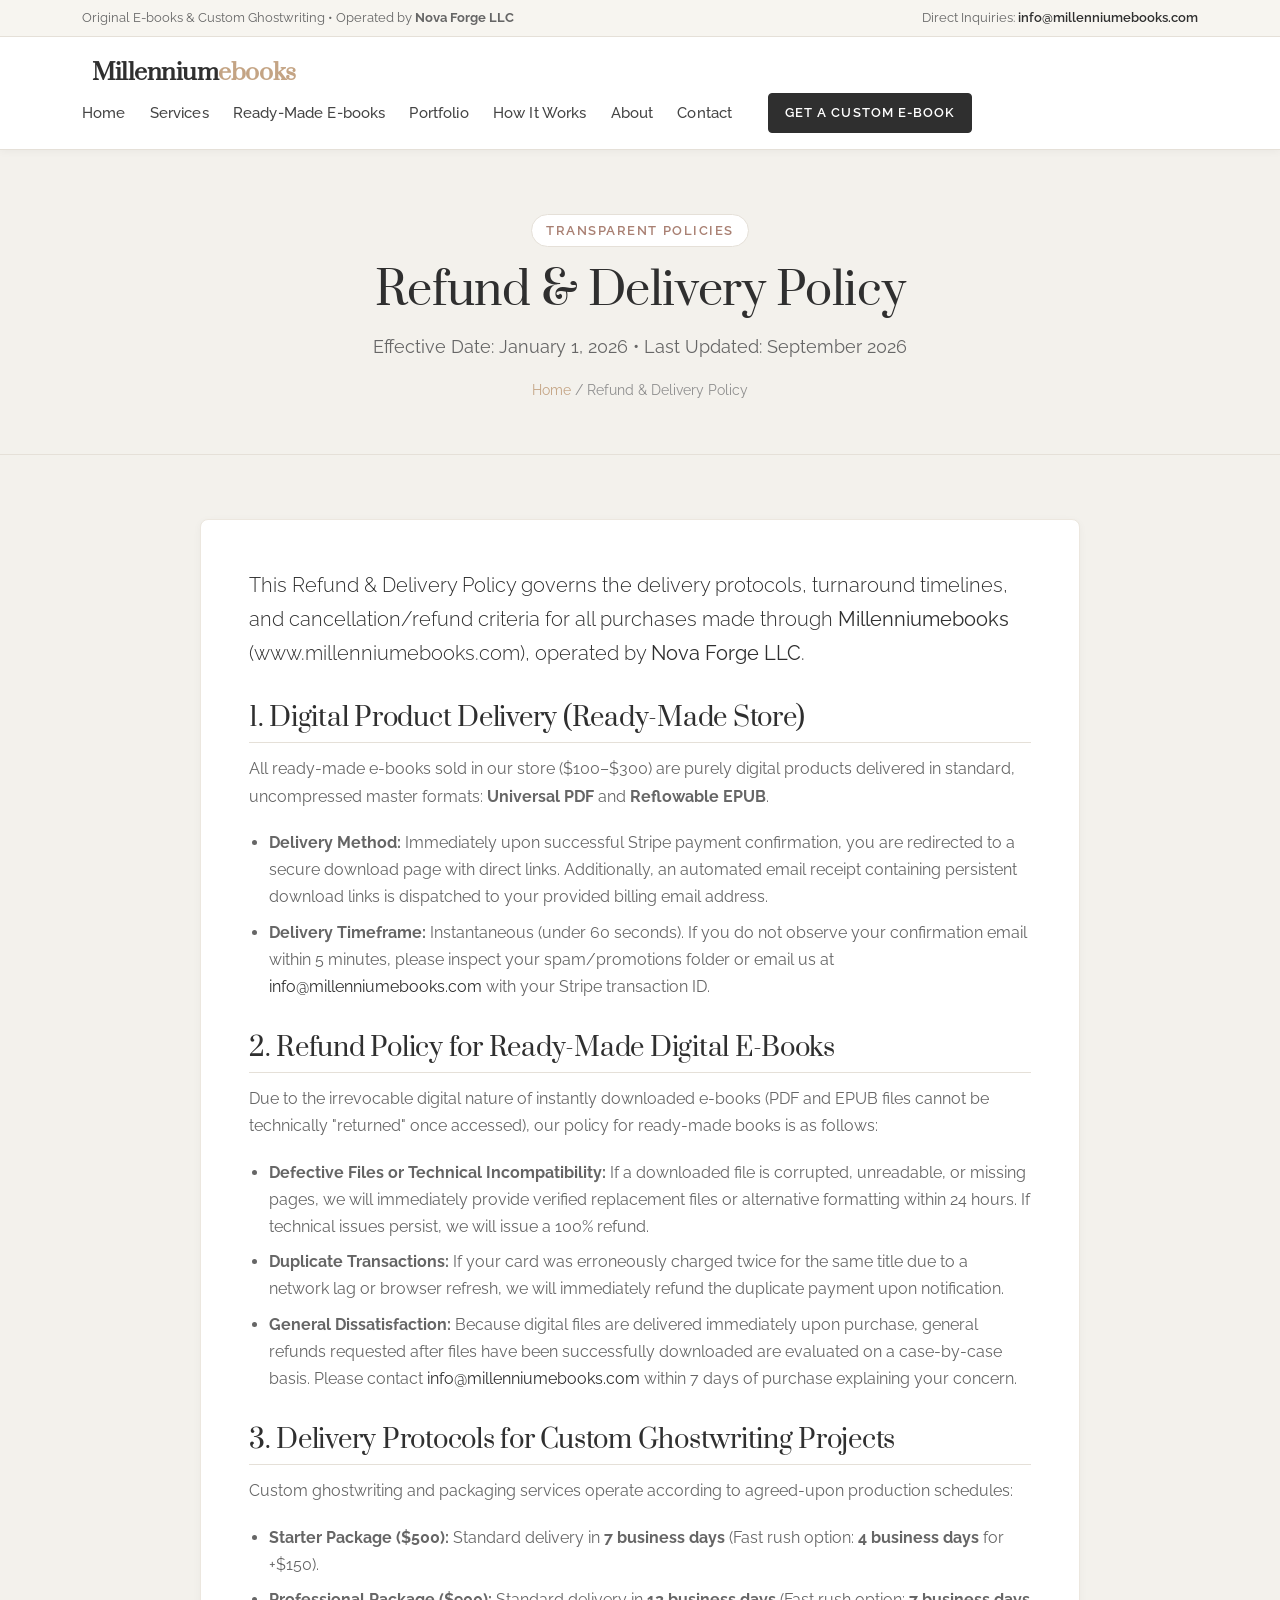
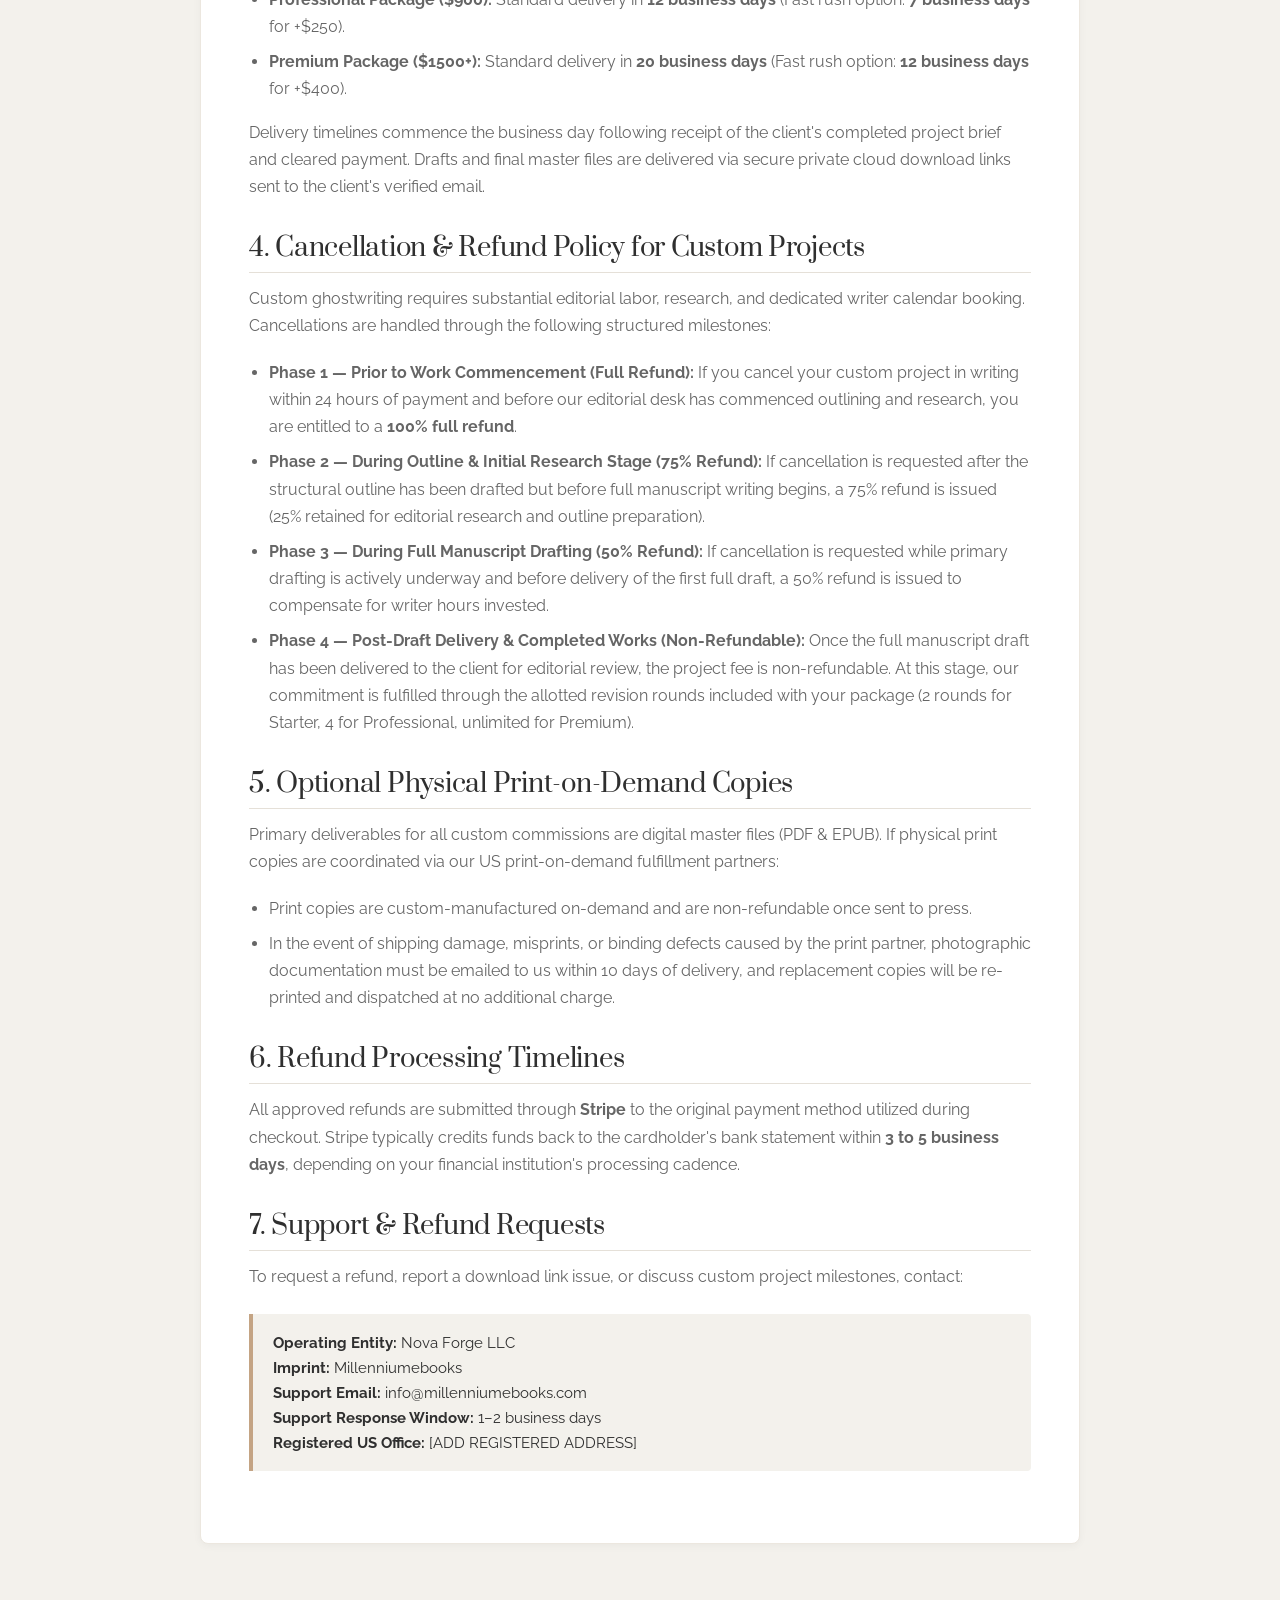
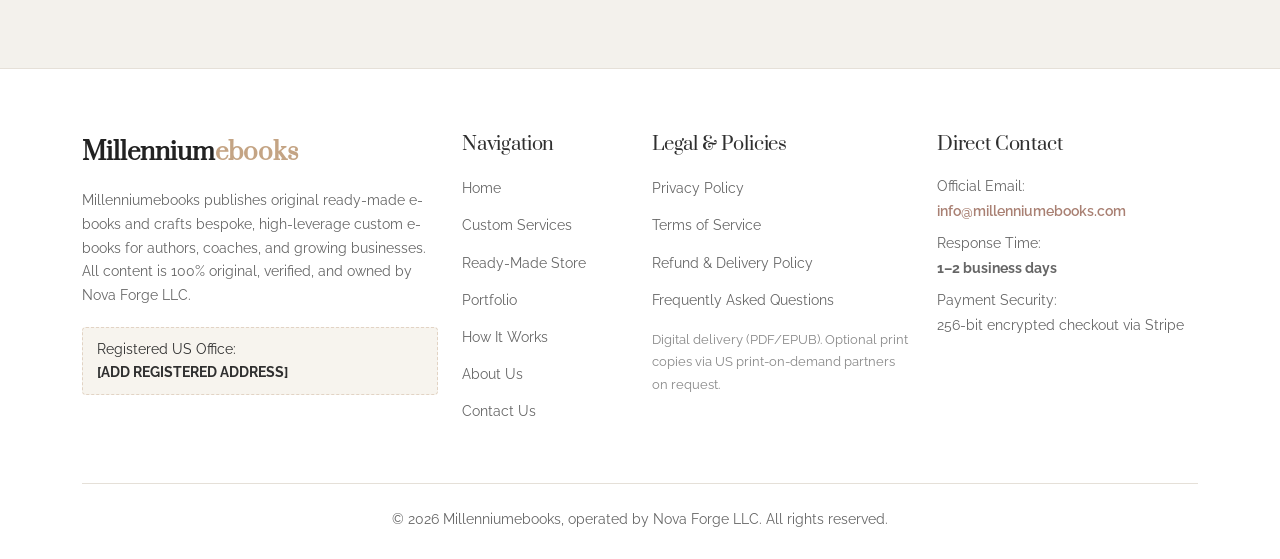
<file: refund-policy.html>
<!DOCTYPE html>
<html lang="en">
<head>
  <meta charset="utf-8">
  <meta http-equiv="X-UA-Compatible" content="IE=edge">
  <meta name="viewport" content="width=device-width, initial-scale=1.0">
  <title>Refund & Delivery Policy - Millenniumebooks | Nova Forge LLC</title>
  <meta name="description" content="Refund and Delivery Policy for Millenniumebooks and Nova Forge LLC. Plain-English guidelines for digital downloads and custom ghostwriting milestone cancellation.">
  
  <meta property="og:type" content="website">
  <meta property="og:title" content="Refund & Delivery Policy - Millenniumebooks">
  <meta property="og:description" content="Refund & Delivery Policy for Millenniumebooks, operated by Nova Forge LLC.">
  <meta property="og:url" content="https://www.millenniumebooks.com/refund-policy.html">
  <meta property="og:site_name" content="Millenniumebooks">

  <link rel="preconnect" href="https://fonts.googleapis.com">
  <link rel="preconnect" href="https://fonts.gstatic.com" crossorigin>
  <link href="https://fonts.googleapis.com/css2?family=Playfair+Display:ital,wght@0,400..700;1,400..700&family=Prata&family=Raleway:wght@300;400;500;600;700&display=swap" rel="stylesheet">
  
  <link href="https://cdn.jsdelivr.net/npm/bootstrap@5.3.1/dist/css/bootstrap.min.css" rel="stylesheet"
    integrity="sha384-4bw+/aepP/YC94hEpVNVgiZdgIC5+VKNBQNGCHeKRQN+PtmoHDEXuppvnDJzQIu9" crossorigin="anonymous">
  <link rel="stylesheet" type="text/css" href="css/normalize.css">
  <link rel="stylesheet" type="text/css" href="icomoon/icomoon.css">
  <link rel="stylesheet" type="text/css" href="css/style.css">
</head>

<body>

  <!-- ========================================================================
       HEADER
       ======================================================================== -->
  <div id="header-wrap">
    <div class="top-notice-bar d-none d-md-block">
      <div class="container">
        <div class="row align-items-center">
          <div class="col-md-7 text-start">
            <span>Original E-books & Custom Ghostwriting • Operated by <strong>Nova Forge LLC</strong></span>
          </div>
          <div class="col-md-5 text-end">
            <span>Direct Inquiries: <a href="mailto:info@millenniumebooks.com">info@millenniumebooks.com</a></span>
          </div>
        </div>
      </div>
    </div>

    <header class="site-header">
      <div class="container">
        <div class="row align-items-center justify-content-between">
          <div class="col-auto">
            <a href="index.html" class="brand-logo-wrap">
              <i class="icon icon-bookmark" style="font-size: 26px; color: #c4a484;"></i>
              <span class="brand-text">Millennium<span>ebooks</span></span>
            </a>
          </div>

          <div class="col-auto d-none d-lg-block">
            <nav class="main-navigation">
              <ul class="nav-links-list">
                <li><a href="index.html">Home</a></li>
                <li><a href="services.html">Services</a></li>
                <li><a href="ready-made.html">Ready-Made E-books</a></li>
                <li><a href="portfolio.html">Portfolio</a></li>
                <li><a href="how-it-works.html">How It Works</a></li>
                <li><a href="about.html">About</a></li>
                <li><a href="contact.html">Contact</a></li>
              </ul>
              <a href="services.html" class="btn-gold btn-sm-custom header-cta-btn">Get a Custom E-book</a>
            </nav>
          </div>

          <div class="col-auto d-lg-none">
            <button class="hamburger-toggle" aria-label="Toggle navigation menu" aria-expanded="false">
              <span></span>
              <span></span>
              <span></span>
            </button>
          </div>
        </div>
      </div>

      <div class="mobile-nav-drawer d-lg-none">
        <ul class="mobile-nav-list">
          <li><a href="index.html">Home</a></li>
          <li><a href="services.html">Services (Custom E-books)</a></li>
          <li><a href="ready-made.html">Ready-Made E-books</a></li>
          <li><a href="portfolio.html">Portfolio</a></li>
          <li><a href="how-it-works.html">How It Works</a></li>
          <li><a href="about.html">About Us</a></li>
          <li><a href="contact.html">Contact Us</a></li>
        </ul>
        <div class="mobile-nav-cta">
          <a href="services.html" class="btn-gold w-100">Get a Custom E-book</a>
        </div>
      </div>
    </header>
  </div>

  <!-- ========================================================================
       HERO BANNER
       ======================================================================== -->
  <section class="page-hero">
    <div class="container">
      <span class="hero-badge">Transparent Policies</span>
      <h1 class="page-title">Refund & Delivery Policy</h1>
      <p class="page-subtitle">Effective Date: January 1, 2026 • Last Updated: September 2026</p>
      <div class="page-breadcrumb">
        <a href="index.html">Home</a> / Refund & Delivery Policy
      </div>
    </div>
  </section>

  <!-- ========================================================================
       POLICY CONTENT WRAP
       ======================================================================== -->
  <!-- 
    LEGAL NOTE FOR OWNER: 
    This is a professional plain-English Refund & Delivery Policy draft tailored for Nova Forge LLC.
    Please have your qualified legal counsel review and approve it.
  -->
  <section class="py-4">
    <div class="container">
      <div class="legal-content-wrap">
        
        <p class="lead" style="color: #2f2f2f;">
          This Refund & Delivery Policy governs the delivery protocols, turnaround timelines, and cancellation/refund criteria for all purchases made through <strong>Millenniumebooks</strong> (<a href="https://www.millenniumebooks.com">www.millenniumebooks.com</a>), operated by <strong>Nova Forge LLC</strong>.
        </p>

        <h2>1. Digital Product Delivery (Ready-Made Store)</h2>
        <p>
          All ready-made e-books sold in our store ($100–$300) are purely digital products delivered in standard, uncompressed master formats: <strong>Universal PDF</strong> and <strong>Reflowable EPUB</strong>.
        </p>
        <ul>
          <li><strong>Delivery Method:</strong> Immediately upon successful Stripe payment confirmation, you are redirected to a secure download page with direct links. Additionally, an automated email receipt containing persistent download links is dispatched to your provided billing email address.</li>
          <li><strong>Delivery Timeframe:</strong> Instantaneous (under 60 seconds). If you do not observe your confirmation email within 5 minutes, please inspect your spam/promotions folder or email us at <a href="mailto:info@millenniumebooks.com">info@millenniumebooks.com</a> with your Stripe transaction ID.</li>
        </ul>

        <h2>2. Refund Policy for Ready-Made Digital E-Books</h2>
        <p>
          Due to the irrevocable digital nature of instantly downloaded e-books (PDF and EPUB files cannot be technically "returned" once accessed), our policy for ready-made books is as follows:
        </p>
        <ul>
          <li><strong>Defective Files or Technical Incompatibility:</strong> If a downloaded file is corrupted, unreadable, or missing pages, we will immediately provide verified replacement files or alternative formatting within 24 hours. If technical issues persist, we will issue a 100% refund.</li>
          <li><strong>Duplicate Transactions:</strong> If your card was erroneously charged twice for the same title due to a network lag or browser refresh, we will immediately refund the duplicate payment upon notification.</li>
          <li><strong>General Dissatisfaction:</strong> Because digital files are delivered immediately upon purchase, general refunds requested after files have been successfully downloaded are evaluated on a case-by-case basis. Please contact <a href="mailto:info@millenniumebooks.com">info@millenniumebooks.com</a> within 7 days of purchase explaining your concern.</li>
        </ul>

        <h2>3. Delivery Protocols for Custom Ghostwriting Projects</h2>
        <p>
          Custom ghostwriting and packaging services operate according to agreed-upon production schedules:
        </p>
        <ul>
          <li><strong>Starter Package ($500):</strong> Standard delivery in <strong>7 business days</strong> (Fast rush option: <strong>4 business days</strong> for +$150).</li>
          <li><strong>Professional Package ($900):</strong> Standard delivery in <strong>12 business days</strong> (Fast rush option: <strong>7 business days</strong> for +$250).</li>
          <li><strong>Premium Package ($1500+):</strong> Standard delivery in <strong>20 business days</strong> (Fast rush option: <strong>12 business days</strong> for +$400).</li>
        </ul>
        <p>
          Delivery timelines commence the business day following receipt of the client's completed project brief and cleared payment. Drafts and final master files are delivered via secure private cloud download links sent to the client's verified email.
        </p>

        <h2>4. Cancellation & Refund Policy for Custom Projects</h2>
        <p>
          Custom ghostwriting requires substantial editorial labor, research, and dedicated writer calendar booking. Cancellations are handled through the following structured milestones:
        </p>
        <ul>
          <li><strong>Phase 1 — Prior to Work Commencement (Full Refund):</strong> If you cancel your custom project in writing within 24 hours of payment and before our editorial desk has commenced outlining and research, you are entitled to a <strong>100% full refund</strong>.</li>
          <li><strong>Phase 2 — During Outline & Initial Research Stage (75% Refund):</strong> If cancellation is requested after the structural outline has been drafted but before full manuscript writing begins, a 75% refund is issued (25% retained for editorial research and outline preparation).</li>
          <li><strong>Phase 3 — During Full Manuscript Drafting (50% Refund):</strong> If cancellation is requested while primary drafting is actively underway and before delivery of the first full draft, a 50% refund is issued to compensate for writer hours invested.</li>
          <li><strong>Phase 4 — Post-Draft Delivery & Completed Works (Non-Refundable):</strong> Once the full manuscript draft has been delivered to the client for editorial review, the project fee is non-refundable. At this stage, our commitment is fulfilled through the allotted revision rounds included with your package (2 rounds for Starter, 4 for Professional, unlimited for Premium).</li>
        </ul>

        <h2>5. Optional Physical Print-on-Demand Copies</h2>
        <p>
          Primary deliverables for all custom commissions are digital master files (PDF & EPUB). If physical print copies are coordinated via our US print-on-demand fulfillment partners:
        </p>
        <ul>
          <li>Print copies are custom-manufactured on-demand and are non-refundable once sent to press.</li>
          <li>In the event of shipping damage, misprints, or binding defects caused by the print partner, photographic documentation must be emailed to us within 10 days of delivery, and replacement copies will be re-printed and dispatched at no additional charge.</li>
        </ul>

        <h2>6. Refund Processing Timelines</h2>
        <p>
          All approved refunds are submitted through <strong>Stripe</strong> to the original payment method utilized during checkout. Stripe typically credits funds back to the cardholder's bank statement within <strong>3 to 5 business days</strong>, depending on your financial institution's processing cadence.
        </p>

        <h2>7. Support & Refund Requests</h2>
        <p>To request a refund, report a download link issue, or discuss custom project milestones, contact:</p>
        <div class="legal-callout-box">
          <strong>Operating Entity:</strong> Nova Forge LLC<br>
          <strong>Imprint:</strong> Millenniumebooks<br>
          <strong>Support Email:</strong> <a href="mailto:info@millenniumebooks.com">info@millenniumebooks.com</a><br>
          <strong>Support Response Window:</strong> 1–2 business days<br>
          <strong>Registered US Office:</strong> [ADD REGISTERED ADDRESS]
        </div>

      </div>
    </div>
  </section>

  <!-- ========================================================================
       FOOTER
       ======================================================================== -->
  <footer class="site-footer">
    <div class="container">
      <div class="row g-4">
        
        <div class="col-lg-4 col-md-6">
          <div class="footer-brand-title">
            Millennium<span>ebooks</span>
          </div>
          <p class="footer-desc">
            Millenniumebooks publishes original ready-made e-books and crafts bespoke, high-leverage custom e-books for authors, coaches, and growing businesses. All content is 100% original, verified, and owned by Nova Forge LLC.
          </p>
          <div class="footer-address-tag">
            Registered US Office:<br>
            <strong>[ADD REGISTERED ADDRESS]</strong>
          </div>
        </div>

        <div class="col-lg-2 col-md-6 col-6">
          <h5 class="footer-heading">Navigation</h5>
          <ul class="footer-nav-list">
            <li><a href="index.html">Home</a></li>
            <li><a href="services.html">Custom Services</a></li>
            <li><a href="ready-made.html">Ready-Made Store</a></li>
            <li><a href="portfolio.html">Portfolio</a></li>
            <li><a href="how-it-works.html">How It Works</a></li>
            <li><a href="about.html">About Us</a></li>
            <li><a href="contact.html">Contact Us</a></li>
          </ul>
        </div>

        <div class="col-lg-3 col-md-6 col-6">
          <h5 class="footer-heading">Legal & Policies</h5>
          <ul class="footer-nav-list">
            <li><a href="privacy.html">Privacy Policy</a></li>
            <li><a href="terms.html">Terms of Service</a></li>
            <li class="active"><a href="refund-policy.html">Refund & Delivery Policy</a></li>
            <li><a href="how-it-works.html#faq">Frequently Asked Questions</a></li>
          </ul>
          <div class="mt-3" style="font-size: 0.82rem; color: #888;">
            Digital delivery (PDF/EPUB). Optional print copies via US print-on-demand partners on request.
          </div>
        </div>

        <div class="col-lg-3 col-md-6">
          <h5 class="footer-heading">Direct Contact</h5>
          <div class="footer-contact-block">
            <p class="mb-2">Official Email:<br>
              <a href="mailto:info@millenniumebooks.com">info@millenniumebooks.com</a>
            </p>
            <p class="mb-2">Response Time:<br>
              <strong>1–2 business days</strong>
            </p>
            <p class="mb-0">Payment Security:<br>
              <span>256-bit encrypted checkout via Stripe</span>
            </p>
          </div>
        </div>

      </div>

      <div class="footer-bottom">
        <p class="mb-0">© 2026 Millenniumebooks, operated by Nova Forge LLC. All rights reserved.</p>
      </div>
    </div>
  </footer>

  <script src="js/products.js"></script>
  <script src="js/main.js"></script>
</body>
</html>
</file>
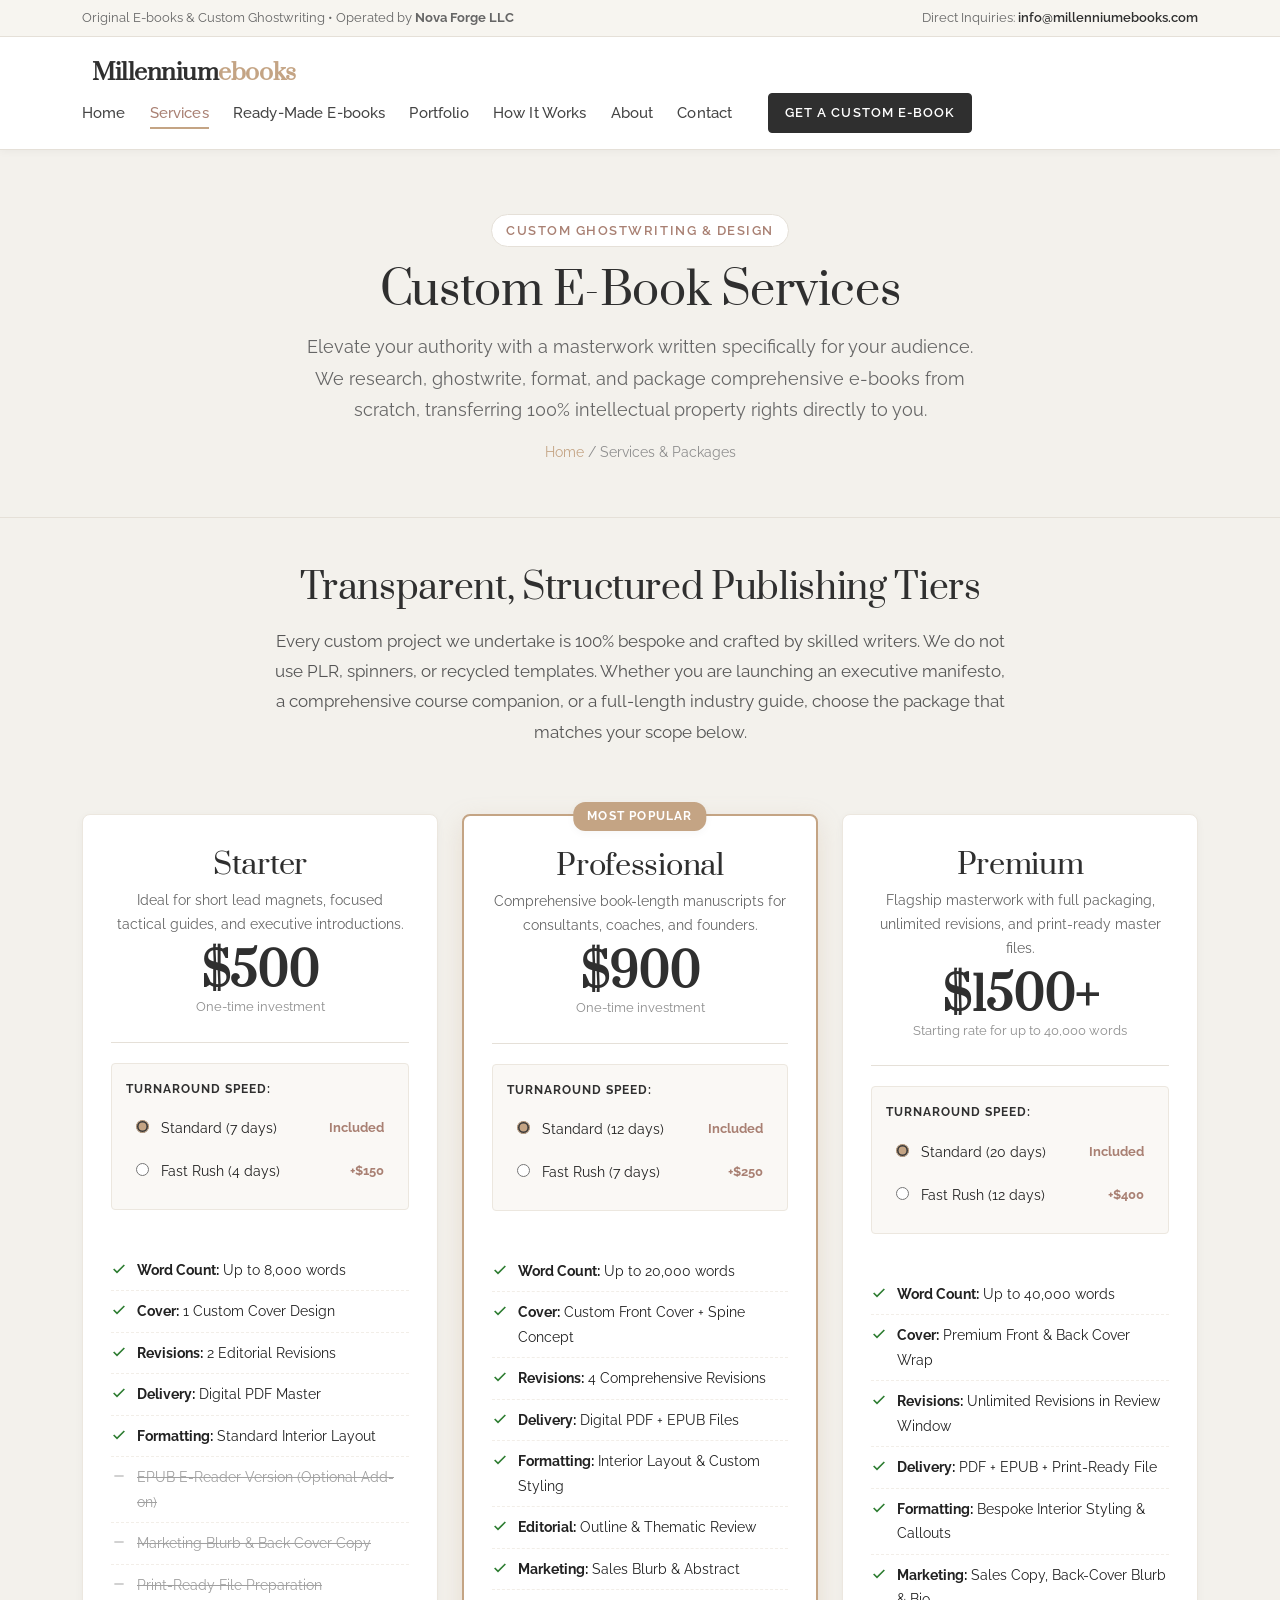
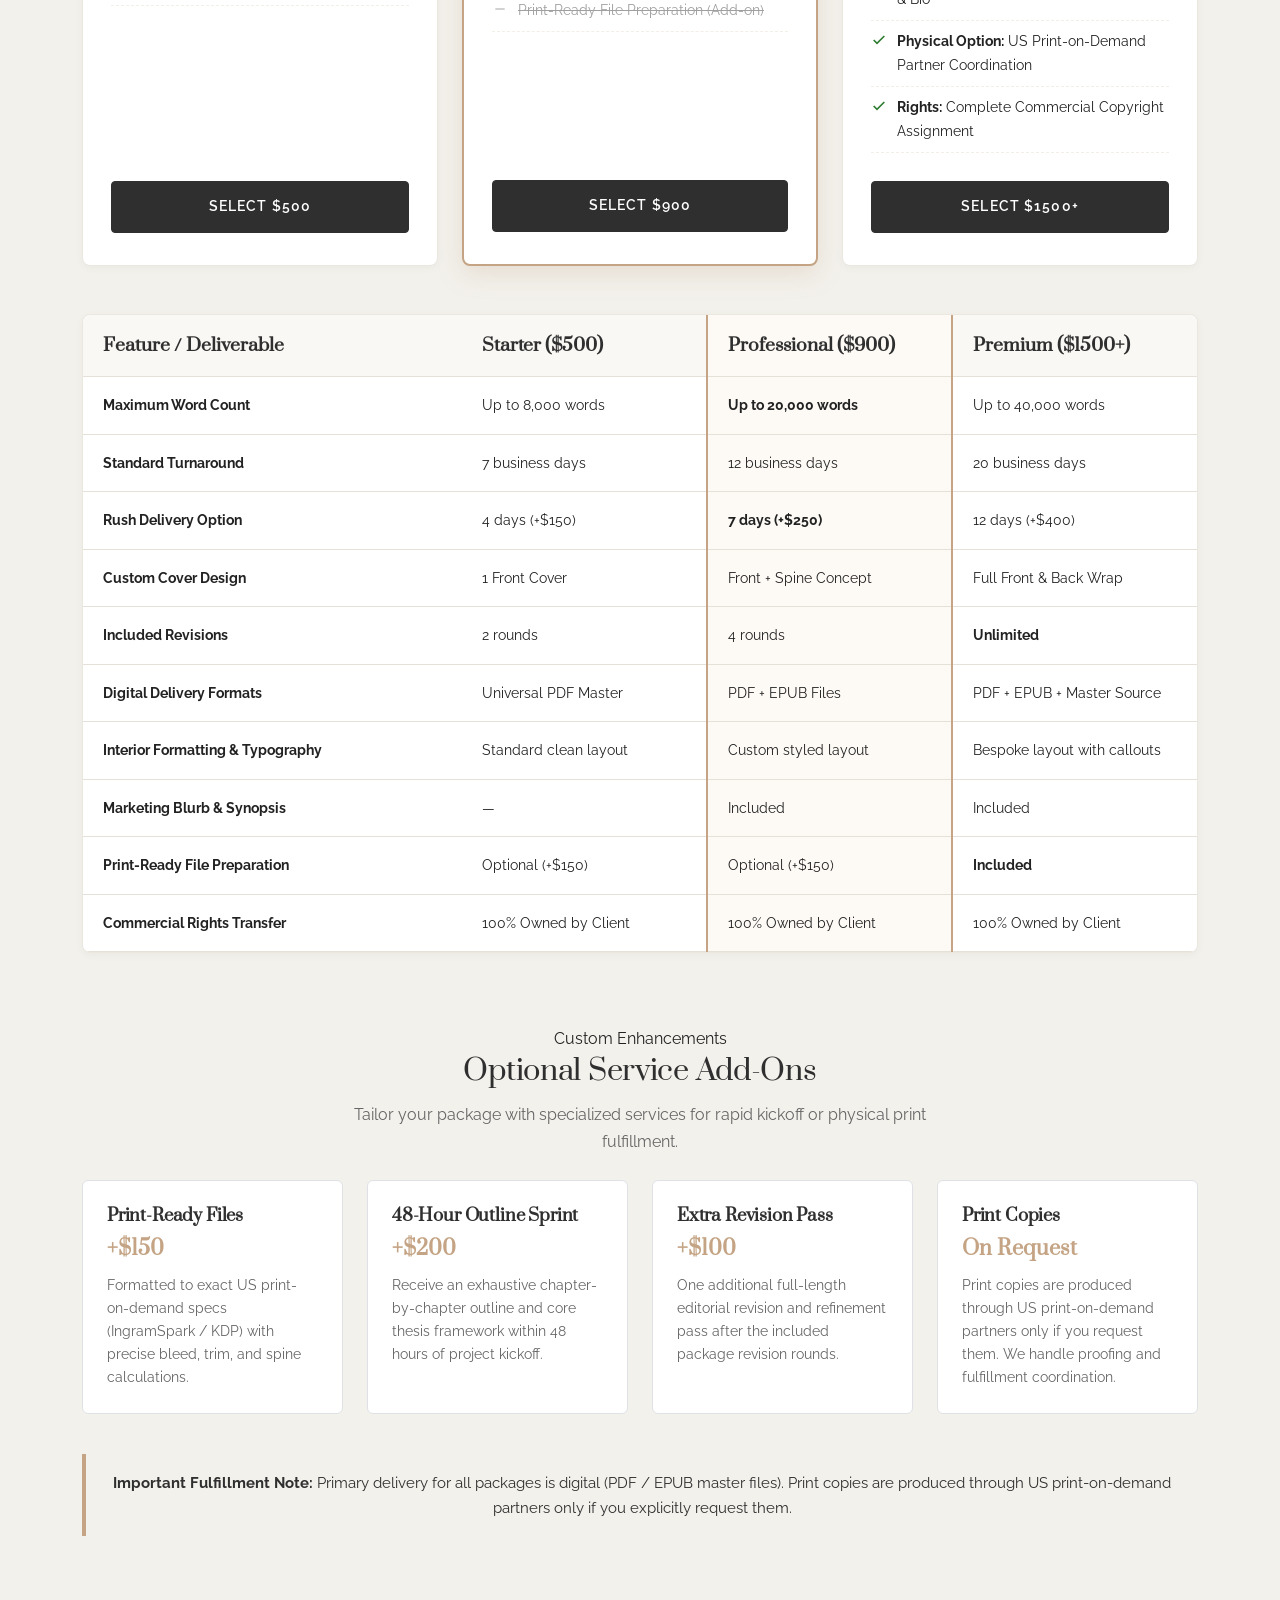
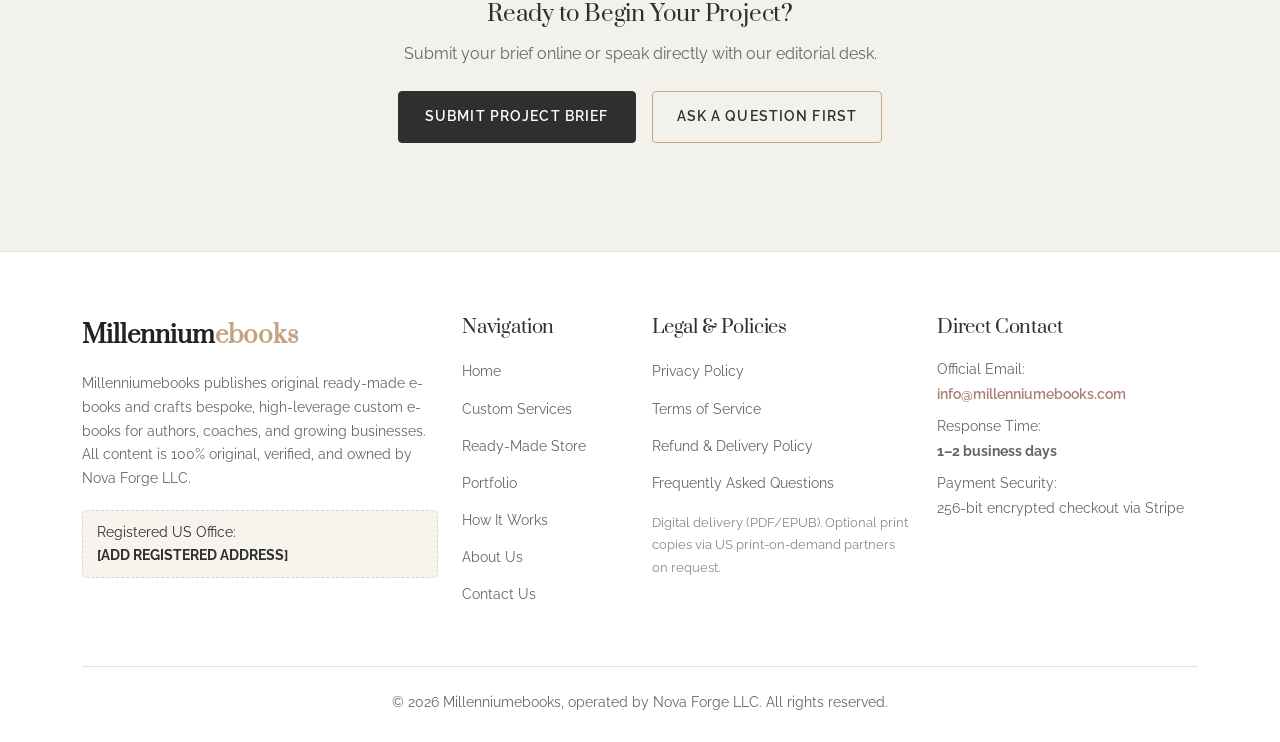
<file: services.html>
<!DOCTYPE html>
<html lang="en">
<head>
  <meta charset="utf-8">
  <meta http-equiv="X-UA-Compatible" content="IE=edge">
  <meta name="viewport" content="width=device-width, initial-scale=1.0">
  <title>Custom E-Book Services & Packages - Millenniumebooks</title>
  <meta name="description" content="Professional custom e-book writing, ghostwriting, and design packages starting from $500 to $1500+. Complete digital master files (PDF & EPUB) with 100% copyright transfer.">
  
  <meta property="og:type" content="website">
  <meta property="og:title" content="Custom E-Book Services - Millenniumebooks">
  <meta property="og:description" content="Bespoke e-book writing, cover design, and interior formatting. 100% original content, structured revisions, and full copyright ownership.">
  <meta property="og:url" content="https://www.millenniumebooks.com/services.html">
  <meta property="og:site_name" content="Millenniumebooks">

  <link rel="preconnect" href="https://fonts.googleapis.com">
  <link rel="preconnect" href="https://fonts.gstatic.com" crossorigin>
  <link href="https://fonts.googleapis.com/css2?family=Playfair+Display:ital,wght@0,400..700;1,400..700&family=Prata&family=Raleway:wght@300;400;500;600;700&display=swap" rel="stylesheet">
  
  <link href="https://cdn.jsdelivr.net/npm/bootstrap@5.3.1/dist/css/bootstrap.min.css" rel="stylesheet"
    integrity="sha384-4bw+/aepP/YC94hEpVNVgiZdgIC5+VKNBQNGCHeKRQN+PtmoHDEXuppvnDJzQIu9" crossorigin="anonymous">
  <link rel="stylesheet" type="text/css" href="css/normalize.css">
  <link rel="stylesheet" type="text/css" href="icomoon/icomoon.css">
  <link rel="stylesheet" type="text/css" href="css/style.css">
</head>

<body>

  <!-- ========================================================================
       HEADER
       ======================================================================== -->
  <div id="header-wrap">
    <div class="top-notice-bar d-none d-md-block">
      <div class="container">
        <div class="row align-items-center">
          <div class="col-md-7 text-start">
            <span>Original E-books & Custom Ghostwriting • Operated by <strong>Nova Forge LLC</strong></span>
          </div>
          <div class="col-md-5 text-end">
            <span>Direct Inquiries: <a href="mailto:info@millenniumebooks.com">info@millenniumebooks.com</a></span>
          </div>
        </div>
      </div>
    </div>

    <header class="site-header">
      <div class="container">
        <div class="row align-items-center justify-content-between">
          <div class="col-auto">
            <a href="index.html" class="brand-logo-wrap">
              <i class="icon icon-bookmark" style="font-size: 26px; color: #c4a484;"></i>
              <span class="brand-text">Millennium<span>ebooks</span></span>
            </a>
          </div>

          <div class="col-auto d-none d-lg-block">
            <nav class="main-navigation">
              <ul class="nav-links-list">
                <li><a href="index.html">Home</a></li>
                <li class="active"><a href="services.html">Services</a></li>
                <li><a href="ready-made.html">Ready-Made E-books</a></li>
                <li><a href="portfolio.html">Portfolio</a></li>
                <li><a href="how-it-works.html">How It Works</a></li>
                <li><a href="about.html">About</a></li>
                <li><a href="contact.html">Contact</a></li>
              </ul>
              <a href="services.html" class="btn-gold btn-sm-custom header-cta-btn">Get a Custom E-book</a>
            </nav>
          </div>

          <div class="col-auto d-lg-none">
            <button class="hamburger-toggle" aria-label="Toggle navigation menu" aria-expanded="false">
              <span></span>
              <span></span>
              <span></span>
            </button>
          </div>
        </div>
      </div>

      <div class="mobile-nav-drawer d-lg-none">
        <ul class="mobile-nav-list">
          <li><a href="index.html">Home</a></li>
          <li class="active"><a href="services.html">Services (Custom E-books)</a></li>
          <li><a href="ready-made.html">Ready-Made E-books</a></li>
          <li><a href="portfolio.html">Portfolio</a></li>
          <li><a href="how-it-works.html">How It Works</a></li>
          <li><a href="about.html">About Us</a></li>
          <li><a href="contact.html">Contact Us</a></li>
        </ul>
        <div class="mobile-nav-cta">
          <a href="services.html" class="btn-gold w-100">Get a Custom E-book</a>
        </div>
      </div>
    </header>
  </div>

  <!-- ========================================================================
       HERO BANNER
       ======================================================================== -->
  <section class="page-hero">
    <div class="container">
      <span class="hero-badge">Custom Ghostwriting & Design</span>
      <h1 class="page-title">Custom E-Book Services</h1>
      <p class="page-subtitle">
        Elevate your authority with a masterwork written specifically for your audience. We research, ghostwrite, format, and package comprehensive e-books from scratch, transferring 100% intellectual property rights directly to you.
      </p>
      <div class="page-breadcrumb">
        <a href="index.html">Home</a> / Services & Packages
      </div>
    </div>
  </section>

  <!-- ========================================================================
       INTRO CONTENT & OVERVIEW
       ======================================================================== -->
  <section class="py-5">
    <div class="container">
      <div class="row justify-content-center text-center mb-5">
        <div class="col-lg-8">
          <h2 style="font-size: 2.2rem; margin-bottom: 16px;">Transparent, Structured Publishing Tiers</h2>
          <p style="font-size: 1.05rem; color: #555; line-height: 1.8;">
            Every custom project we undertake is 100% bespoke and crafted by skilled writers. We do not use PLR, spinners, or recycled templates. Whether you are launching an executive manifesto, a comprehensive course companion, or a full-length industry guide, choose the package that matches your scope below.
          </p>
        </div>
      </div>

      <!-- ====================================================================
           PACKAGE COMPARISON CARDS (WITH LIVE SPEED UPSELL CALCULATION)
           ==================================================================== -->
      <div class="packages-grid">
        
        <!-- Tier 1: Starter ($500) -->
        <div class="package-card" data-package-id="starter" data-base-price="500" data-fast-upsell="150" data-has-plus="false">
          <div class="package-header">
            <h3 class="package-title">Starter</h3>
            <p class="package-tagline">Ideal for short lead magnets, focused tactical guides, and executive introductions.</p>
            <div class="package-price-wrap">
              <span class="price-num">$500</span>
              <div class="price-note">One-time investment</div>
            </div>
          </div>

          <!-- Delivery Speed Radio Selectors -->
          <div class="delivery-options-box">
            <div class="delivery-options-title">Turnaround Speed:</div>
            <label class="delivery-radio-label">
              <span>
                <input type="radio" name="delivery-starter" value="standard" checked>
                Standard (7 days)
              </span>
              <span class="upsell-badge">Included</span>
            </label>
            <label class="delivery-radio-label">
              <span>
                <input type="radio" name="delivery-starter" value="fast">
                Fast Rush (4 days)
              </span>
              <span class="upsell-badge">+$150</span>
            </label>
          </div>

          <!-- Feature Bullet List -->
          <ul class="package-feature-list">
            <li>
              <svg class="check" width="16" height="16" viewBox="0 0 24 24" fill="none" stroke="currentColor" stroke-width="2.5"><polyline points="20 6 9 17 4 12"/></svg>
              <span><strong>Word Count:</strong> Up to 8,000 words</span>
            </li>
            <li>
              <svg class="check" width="16" height="16" viewBox="0 0 24 24" fill="none" stroke="currentColor" stroke-width="2.5"><polyline points="20 6 9 17 4 12"/></svg>
              <span><strong>Cover:</strong> 1 Custom Cover Design</span>
            </li>
            <li>
              <svg class="check" width="16" height="16" viewBox="0 0 24 24" fill="none" stroke="currentColor" stroke-width="2.5"><polyline points="20 6 9 17 4 12"/></svg>
              <span><strong>Revisions:</strong> 2 Editorial Revisions</span>
            </li>
            <li>
              <svg class="check" width="16" height="16" viewBox="0 0 24 24" fill="none" stroke="currentColor" stroke-width="2.5"><polyline points="20 6 9 17 4 12"/></svg>
              <span><strong>Delivery:</strong> Digital PDF Master</span>
            </li>
            <li>
              <svg class="check" width="16" height="16" viewBox="0 0 24 24" fill="none" stroke="currentColor" stroke-width="2.5"><polyline points="20 6 9 17 4 12"/></svg>
              <span><strong>Formatting:</strong> Standard Interior Layout</span>
            </li>
            <li class="not-included">
              <svg class="dash" width="16" height="16" viewBox="0 0 24 24" fill="none" stroke="currentColor" stroke-width="2"><line x1="5" y1="12" x2="19" y2="12"/></svg>
              <span>EPUB E-Reader Version (Optional Add-on)</span>
            </li>
            <li class="not-included">
              <svg class="dash" width="16" height="16" viewBox="0 0 24 24" fill="none" stroke="currentColor" stroke-width="2"><line x1="5" y1="12" x2="19" y2="12"/></svg>
              <span>Marketing Blurb & Back Cover Copy</span>
            </li>
            <li class="not-included">
              <svg class="dash" width="16" height="16" viewBox="0 0 24 24" fill="none" stroke="currentColor" stroke-width="2"><line x1="5" y1="12" x2="19" y2="12"/></svg>
              <span>Print-Ready File Preparation</span>
            </li>
          </ul>

          <a href="order.html?package=starter&speed=standard" class="btn-gold package-cta-btn package-select-btn">Select $500</a>
        </div>

        <!-- Tier 2: Professional ($900) - HIGHLIGHTED AS MOST POPULAR -->
        <div class="package-card popular" data-package-id="professional" data-base-price="900" data-fast-upsell="250" data-has-plus="false">
          <div class="popular-badge">Most Popular</div>
          <div class="package-header">
            <h3 class="package-title">Professional</h3>
            <p class="package-tagline">Comprehensive book-length manuscripts for consultants, coaches, and founders.</p>
            <div class="package-price-wrap">
              <span class="price-num">$900</span>
              <div class="price-note">One-time investment</div>
            </div>
          </div>

          <!-- Delivery Speed Radio Selectors -->
          <div class="delivery-options-box">
            <div class="delivery-options-title">Turnaround Speed:</div>
            <label class="delivery-radio-label">
              <span>
                <input type="radio" name="delivery-professional" value="standard" checked>
                Standard (12 days)
              </span>
              <span class="upsell-badge">Included</span>
            </label>
            <label class="delivery-radio-label">
              <span>
                <input type="radio" name="delivery-professional" value="fast">
                Fast Rush (7 days)
              </span>
              <span class="upsell-badge">+$250</span>
            </label>
          </div>

          <!-- Feature Bullet List -->
          <ul class="package-feature-list">
            <li>
              <svg class="check" width="16" height="16" viewBox="0 0 24 24" fill="none" stroke="currentColor" stroke-width="2.5"><polyline points="20 6 9 17 4 12"/></svg>
              <span><strong>Word Count:</strong> Up to 20,000 words</span>
            </li>
            <li>
              <svg class="check" width="16" height="16" viewBox="0 0 24 24" fill="none" stroke="currentColor" stroke-width="2.5"><polyline points="20 6 9 17 4 12"/></svg>
              <span><strong>Cover:</strong> Custom Front Cover + Spine Concept</span>
            </li>
            <li>
              <svg class="check" width="16" height="16" viewBox="0 0 24 24" fill="none" stroke="currentColor" stroke-width="2.5"><polyline points="20 6 9 17 4 12"/></svg>
              <span><strong>Revisions:</strong> 4 Comprehensive Revisions</span>
            </li>
            <li>
              <svg class="check" width="16" height="16" viewBox="0 0 24 24" fill="none" stroke="currentColor" stroke-width="2.5"><polyline points="20 6 9 17 4 12"/></svg>
              <span><strong>Delivery:</strong> Digital PDF + EPUB Files</span>
            </li>
            <li>
              <svg class="check" width="16" height="16" viewBox="0 0 24 24" fill="none" stroke="currentColor" stroke-width="2.5"><polyline points="20 6 9 17 4 12"/></svg>
              <span><strong>Formatting:</strong> Interior Layout & Custom Styling</span>
            </li>
            <li>
              <svg class="check" width="16" height="16" viewBox="0 0 24 24" fill="none" stroke="currentColor" stroke-width="2.5"><polyline points="20 6 9 17 4 12"/></svg>
              <span><strong>Editorial:</strong> Outline & Thematic Review</span>
            </li>
            <li>
              <svg class="check" width="16" height="16" viewBox="0 0 24 24" fill="none" stroke="currentColor" stroke-width="2.5"><polyline points="20 6 9 17 4 12"/></svg>
              <span><strong>Marketing:</strong> Sales Blurb & Abstract</span>
            </li>
            <li class="not-included">
              <svg class="dash" width="16" height="16" viewBox="0 0 24 24" fill="none" stroke="currentColor" stroke-width="2"><line x1="5" y1="12" x2="19" y2="12"/></svg>
              <span>Print-Ready File Preparation (Add-on)</span>
            </li>
          </ul>

          <a href="order.html?package=professional&speed=standard" class="btn-gold package-cta-btn package-select-btn">Select $900</a>
        </div>

        <!-- Tier 3: Premium ($1500+) -->
        <div class="package-card" data-package-id="premium" data-base-price="1500" data-fast-upsell="400" data-has-plus="true">
          <div class="package-header">
            <h3 class="package-title">Premium</h3>
            <p class="package-tagline">Flagship masterwork with full packaging, unlimited revisions, and print-ready master files.</p>
            <div class="package-price-wrap">
              <span class="price-num">$1500+</span>
              <div class="price-note">Starting rate for up to 40,000 words</div>
            </div>
          </div>

          <!-- Delivery Speed Radio Selectors -->
          <div class="delivery-options-box">
            <div class="delivery-options-title">Turnaround Speed:</div>
            <label class="delivery-radio-label">
              <span>
                <input type="radio" name="delivery-premium" value="standard" checked>
                Standard (20 days)
              </span>
              <span class="upsell-badge">Included</span>
            </label>
            <label class="delivery-radio-label">
              <span>
                <input type="radio" name="delivery-premium" value="fast">
                Fast Rush (12 days)
              </span>
              <span class="upsell-badge">+$400</span>
            </label>
          </div>

          <!-- Feature Bullet List -->
          <ul class="package-feature-list">
            <li>
              <svg class="check" width="16" height="16" viewBox="0 0 24 24" fill="none" stroke="currentColor" stroke-width="2.5"><polyline points="20 6 9 17 4 12"/></svg>
              <span><strong>Word Count:</strong> Up to 40,000 words</span>
            </li>
            <li>
              <svg class="check" width="16" height="16" viewBox="0 0 24 24" fill="none" stroke="currentColor" stroke-width="2.5"><polyline points="20 6 9 17 4 12"/></svg>
              <span><strong>Cover:</strong> Premium Front & Back Cover Wrap</span>
            </li>
            <li>
              <svg class="check" width="16" height="16" viewBox="0 0 24 24" fill="none" stroke="currentColor" stroke-width="2.5"><polyline points="20 6 9 17 4 12"/></svg>
              <span><strong>Revisions:</strong> Unlimited Revisions in Review Window</span>
            </li>
            <li>
              <svg class="check" width="16" height="16" viewBox="0 0 24 24" fill="none" stroke="currentColor" stroke-width="2.5"><polyline points="20 6 9 17 4 12"/></svg>
              <span><strong>Delivery:</strong> PDF + EPUB + Print-Ready File</span>
            </li>
            <li>
              <svg class="check" width="16" height="16" viewBox="0 0 24 24" fill="none" stroke="currentColor" stroke-width="2.5"><polyline points="20 6 9 17 4 12"/></svg>
              <span><strong>Formatting:</strong> Bespoke Interior Styling & Callouts</span>
            </li>
            <li>
              <svg class="check" width="16" height="16" viewBox="0 0 24 24" fill="none" stroke="currentColor" stroke-width="2.5"><polyline points="20 6 9 17 4 12"/></svg>
              <span><strong>Marketing:</strong> Sales Copy, Back-Cover Blurb & Bio</span>
            </li>
            <li>
              <svg class="check" width="16" height="16" viewBox="0 0 24 24" fill="none" stroke="currentColor" stroke-width="2.5"><polyline points="20 6 9 17 4 12"/></svg>
              <span><strong>Physical Option:</strong> US Print-on-Demand Partner Coordination</span>
            </li>
            <li>
              <svg class="check" width="16" height="16" viewBox="0 0 24 24" fill="none" stroke="currentColor" stroke-width="2.5"><polyline points="20 6 9 17 4 12"/></svg>
              <span><strong>Rights:</strong> Complete Commercial Copyright Assignment</span>
            </li>
          </ul>

          <a href="order.html?package=premium&speed=standard" class="btn-gold package-cta-btn package-select-btn">Select $1500+</a>
        </div>

      </div>

      <!-- ====================================================================
           DETAILED COMPARISON TABLE (DESKTOP)
           ==================================================================== -->
      <div class="comparison-table-wrap d-none d-md-block">
        <table class="table-custom">
          <thead>
            <tr>
              <th style="width: 34%;">Feature / Deliverable</th>
              <th style="width: 22%;">Starter ($500)</th>
              <th style="width: 22%;" class="highlight-col">Professional ($900)</th>
              <th style="width: 22%;">Premium ($1500+)</th>
            </tr>
          </thead>
          <tbody>
            <tr>
              <td><strong>Maximum Word Count</strong></td>
              <td>Up to 8,000 words</td>
              <td class="highlight-col"><strong>Up to 20,000 words</strong></td>
              <td>Up to 40,000 words</td>
            </tr>
            <tr>
              <td><strong>Standard Turnaround</strong></td>
              <td>7 business days</td>
              <td class="highlight-col">12 business days</td>
              <td>20 business days</td>
            </tr>
            <tr>
              <td><strong>Rush Delivery Option</strong></td>
              <td>4 days (+$150)</td>
              <td class="highlight-col"><strong>7 days (+$250)</strong></td>
              <td>12 days (+$400)</td>
            </tr>
            <tr>
              <td><strong>Custom Cover Design</strong></td>
              <td>1 Front Cover</td>
              <td class="highlight-col">Front + Spine Concept</td>
              <td>Full Front & Back Wrap</td>
            </tr>
            <tr>
              <td><strong>Included Revisions</strong></td>
              <td>2 rounds</td>
              <td class="highlight-col">4 rounds</td>
              <td><strong>Unlimited</strong></td>
            </tr>
            <tr>
              <td><strong>Digital Delivery Formats</strong></td>
              <td>Universal PDF Master</td>
              <td class="highlight-col">PDF + EPUB Files</td>
              <td>PDF + EPUB + Master Source</td>
            </tr>
            <tr>
              <td><strong>Interior Formatting & Typography</strong></td>
              <td>Standard clean layout</td>
              <td class="highlight-col">Custom styled layout</td>
              <td>Bespoke layout with callouts</td>
            </tr>
            <tr>
              <td><strong>Marketing Blurb & Synopsis</strong></td>
              <td>—</td>
              <td class="highlight-col"><i class="icon icon-check" style="color: #2e7d32;"></i> Included</td>
              <td><i class="icon icon-check" style="color: #2e7d32;"></i> Included</td>
            </tr>
            <tr>
              <td><strong>Print-Ready File Preparation</strong></td>
              <td>Optional (+$150)</td>
              <td class="highlight-col">Optional (+$150)</td>
              <td><i class="icon icon-check" style="color: #2e7d32;"></i> <strong>Included</strong></td>
            </tr>
            <tr>
              <td><strong>Commercial Rights Transfer</strong></td>
              <td>100% Owned by Client</td>
              <td class="highlight-col">100% Owned by Client</td>
              <td>100% Owned by Client</td>
            </tr>
          </tbody>
        </table>
      </div>

      <!-- ====================================================================
           OPTIONAL ADD-ONS LIST
           ==================================================================== -->
      <div class="row mt-5 pt-4">
        <div class="col-12 text-center mb-4">
          <span class="sub-badge">Custom Enhancements</span>
          <h3 style="font-size: 1.8rem;">Optional Service Add-Ons</h3>
          <p style="color: #666; max-width: 600px; margin: 0 auto;">Tailor your package with specialized services for rapid kickoff or physical print fulfillment.</p>
        </div>

        <div class="col-md-6 col-lg-3 mb-3">
          <div class="p-4 bg-white border rounded h-100">
            <h5 style="font-size: 1.05rem; font-weight: 700; margin-bottom: 6px;">Print-Ready Files</h5>
            <div style="font-family: var(--font-serif); font-size: 1.25rem; color: #c4a484; font-weight: 700; margin-bottom: 8px;">+$150</div>
            <p style="font-size: 0.85rem; color: #666; margin: 0;">Formatted to exact US print-on-demand specs (IngramSpark / KDP) with precise bleed, trim, and spine calculations.</p>
          </div>
        </div>

        <div class="col-md-6 col-lg-3 mb-3">
          <div class="p-4 bg-white border rounded h-100">
            <h5 style="font-size: 1.05rem; font-weight: 700; margin-bottom: 6px;">48-Hour Outline Sprint</h5>
            <div style="font-family: var(--font-serif); font-size: 1.25rem; color: #c4a484; font-weight: 700; margin-bottom: 8px;">+$200</div>
            <p style="font-size: 0.85rem; color: #666; margin: 0;">Receive an exhaustive chapter-by-chapter outline and core thesis framework within 48 hours of project kickoff.</p>
          </div>
        </div>

        <div class="col-md-6 col-lg-3 mb-3">
          <div class="p-4 bg-white border rounded h-100">
            <h5 style="font-size: 1.05rem; font-weight: 700; margin-bottom: 6px;">Extra Revision Pass</h5>
            <div style="font-family: var(--font-serif); font-size: 1.25rem; color: #c4a484; font-weight: 700; margin-bottom: 8px;">+$100</div>
            <p style="font-size: 0.85rem; color: #666; margin: 0;">One additional full-length editorial revision and refinement pass after the included package revision rounds.</p>
          </div>
        </div>

        <div class="col-md-6 col-lg-3 mb-3">
          <div class="p-4 bg-white border rounded h-100">
            <h5 style="font-size: 1.05rem; font-weight: 700; margin-bottom: 6px;">Print Copies</h5>
            <div style="font-family: var(--font-serif); font-size: 1.25rem; color: #c4a484; font-weight: 700; margin-bottom: 8px;">On Request</div>
            <p style="font-size: 0.85rem; color: #666; margin: 0;">Print copies are produced through US print-on-demand partners only if you request them. We handle proofing and fulfillment coordination.</p>
          </div>
        </div>
      </div>

      <!-- Print Note Callout -->
      <div class="legal-callout-box text-center mt-4">
        <strong>Important Fulfillment Note:</strong> Primary delivery for all packages is digital (PDF / EPUB master files). Print copies are produced through US print-on-demand partners only if you explicitly request them.
      </div>

      <!-- Bottom Next Step CTA -->
      <div class="text-center mt-5 pt-3">
        <h4 style="font-size: 1.4rem; margin-bottom: 12px;">Ready to Begin Your Project?</h4>
        <p style="color: #666; margin-bottom: 24px;">Submit your brief online or speak directly with our editorial desk.</p>
        <div class="d-flex justify-content-center gap-3">
          <a href="order.html" class="btn-gold">Submit Project Brief</a>
          <a href="contact.html" class="btn-outline-gold">Ask a Question First</a>
        </div>
      </div>

    </div>
  </section>

  <!-- ========================================================================
       FOOTER
       ======================================================================== -->
  <footer class="site-footer">
    <div class="container">
      <div class="row g-4">
        
        <div class="col-lg-4 col-md-6">
          <div class="footer-brand-title">
            Millennium<span>ebooks</span>
          </div>
          <p class="footer-desc">
            Millenniumebooks publishes original ready-made e-books and crafts bespoke, high-leverage custom e-books for authors, coaches, and growing businesses. All content is 100% original, verified, and owned by Nova Forge LLC.
          </p>
          <div class="footer-address-tag">
            Registered US Office:<br>
            <strong>[ADD REGISTERED ADDRESS]</strong>
          </div>
        </div>

        <div class="col-lg-2 col-md-6 col-6">
          <h5 class="footer-heading">Navigation</h5>
          <ul class="footer-nav-list">
            <li><a href="index.html">Home</a></li>
            <li><a href="services.html">Custom Services</a></li>
            <li><a href="ready-made.html">Ready-Made Store</a></li>
            <li><a href="portfolio.html">Portfolio</a></li>
            <li><a href="how-it-works.html">How It Works</a></li>
            <li><a href="about.html">About Us</a></li>
            <li><a href="contact.html">Contact Us</a></li>
          </ul>
        </div>

        <div class="col-lg-3 col-md-6 col-6">
          <h5 class="footer-heading">Legal & Policies</h5>
          <ul class="footer-nav-list">
            <li><a href="privacy.html">Privacy Policy</a></li>
            <li><a href="terms.html">Terms of Service</a></li>
            <li><a href="refund-policy.html">Refund & Delivery Policy</a></li>
            <li><a href="how-it-works.html#faq">Frequently Asked Questions</a></li>
          </ul>
          <div class="mt-3" style="font-size: 0.82rem; color: #888;">
            Digital delivery (PDF/EPUB). Optional print copies via US print-on-demand partners on request.
          </div>
        </div>

        <div class="col-lg-3 col-md-6">
          <h5 class="footer-heading">Direct Contact</h5>
          <div class="footer-contact-block">
            <p class="mb-2">Official Email:<br>
              <a href="mailto:info@millenniumebooks.com">info@millenniumebooks.com</a>
            </p>
            <p class="mb-2">Response Time:<br>
              <strong>1–2 business days</strong>
            </p>
            <p class="mb-0">Payment Security:<br>
              <span>256-bit encrypted checkout via Stripe</span>
            </p>
          </div>
        </div>

      </div>

      <div class="footer-bottom">
        <p class="mb-0">© 2026 Millenniumebooks, operated by Nova Forge LLC. All rights reserved.</p>
      </div>
    </div>
  </footer>

  <script src="js/products.js"></script>
  <script src="js/main.js"></script>
</body>
</html>
</file>
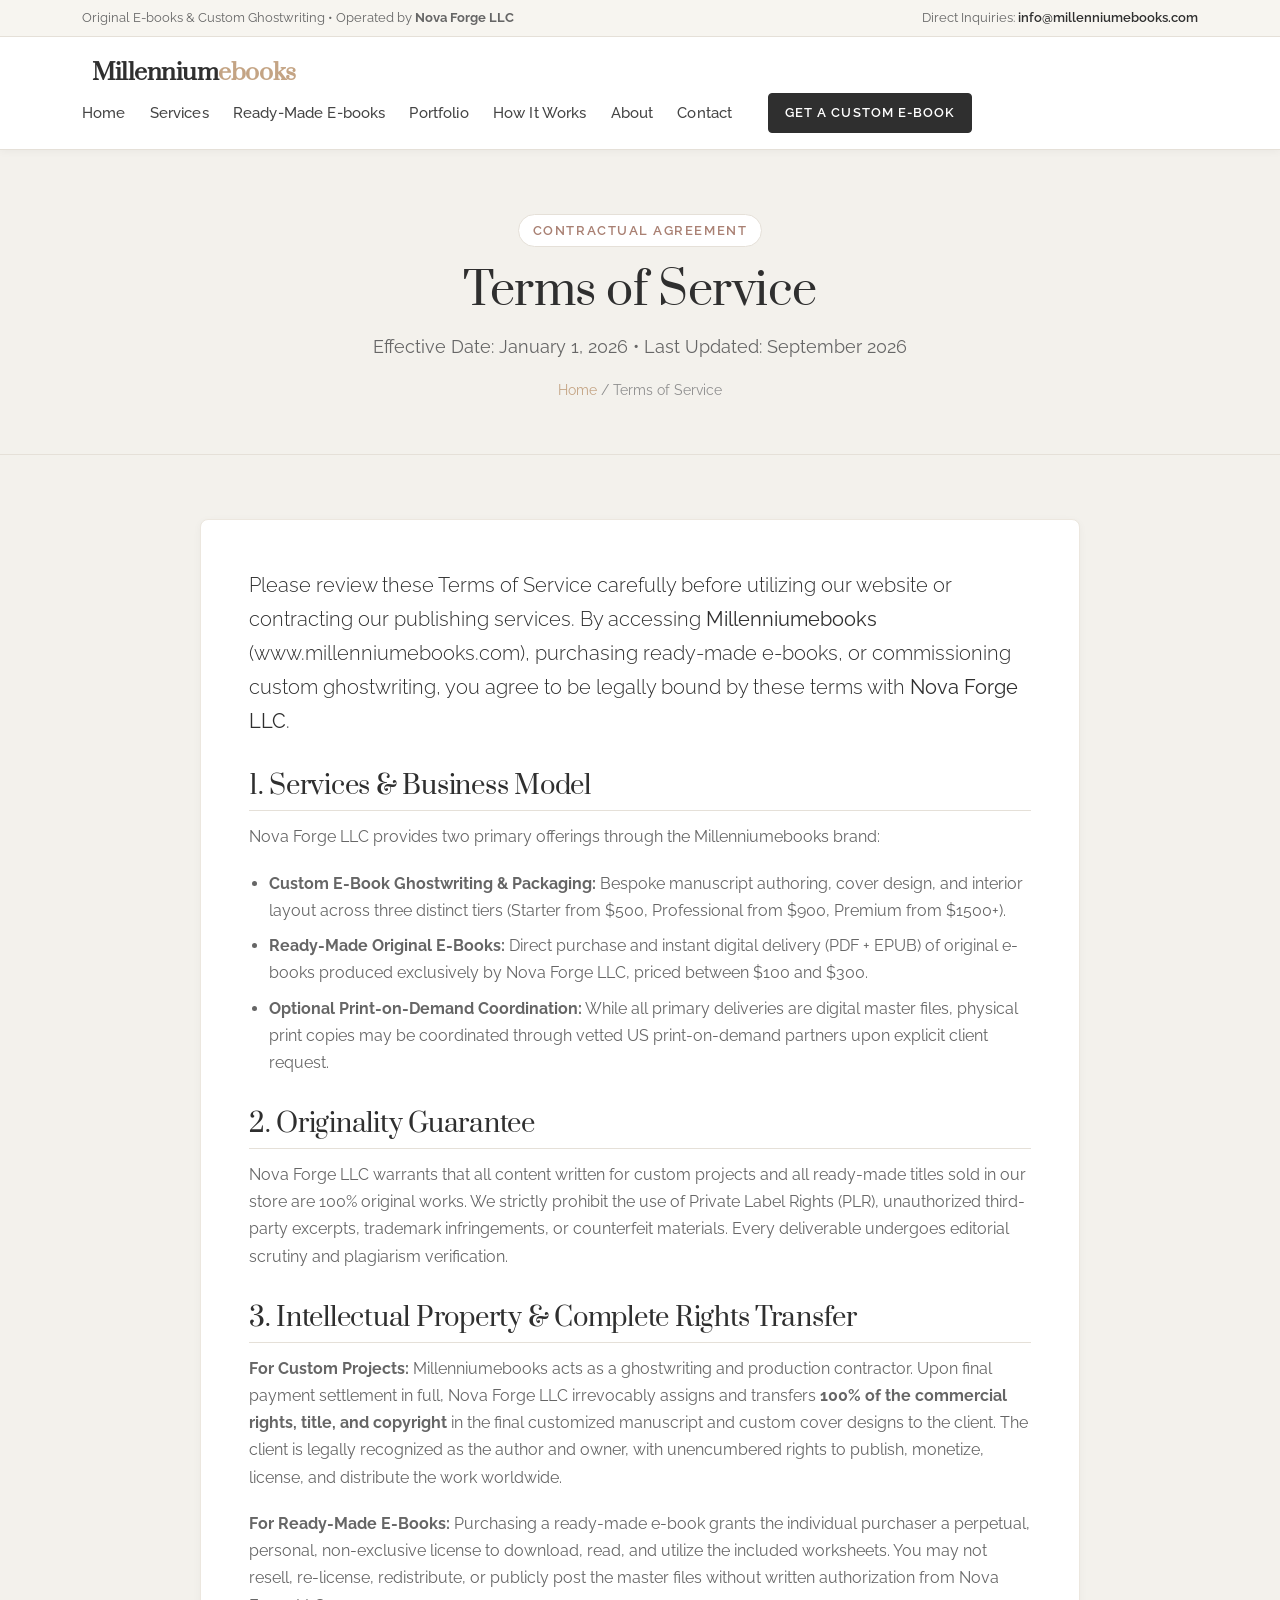
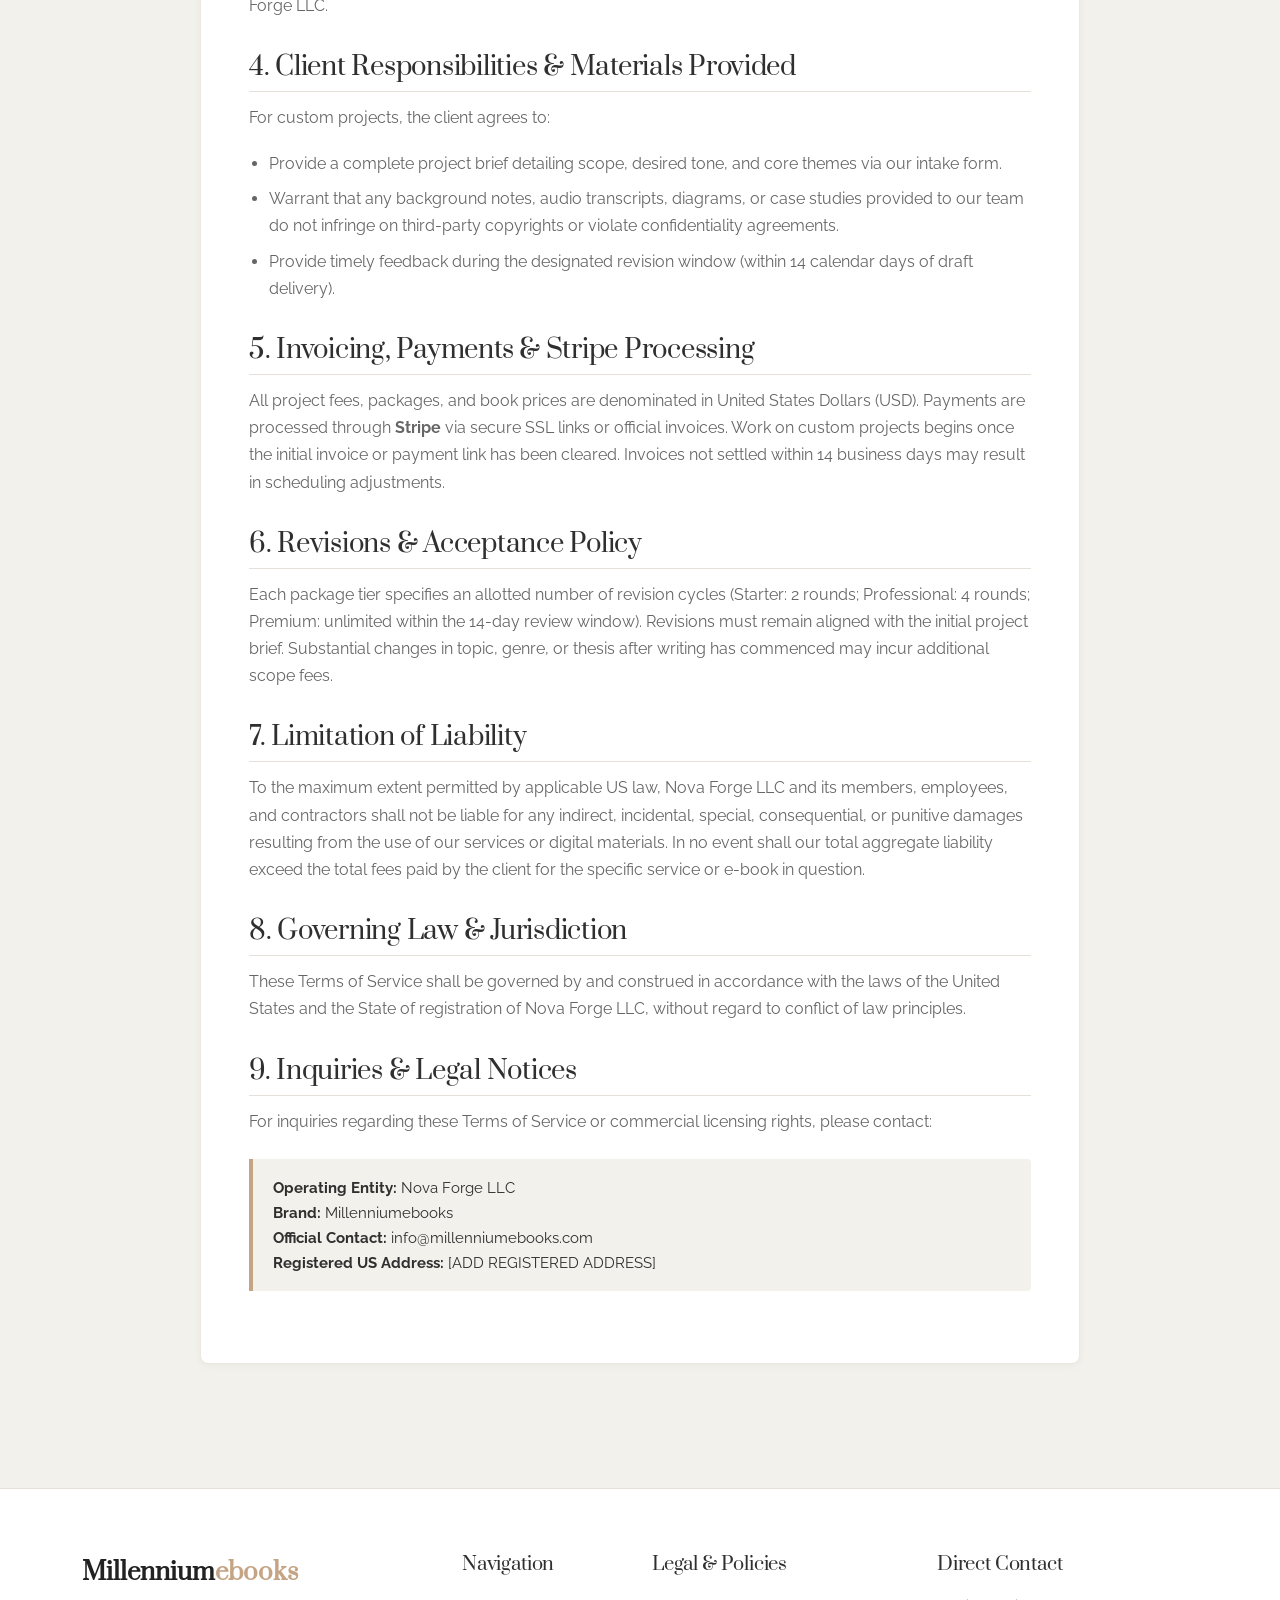
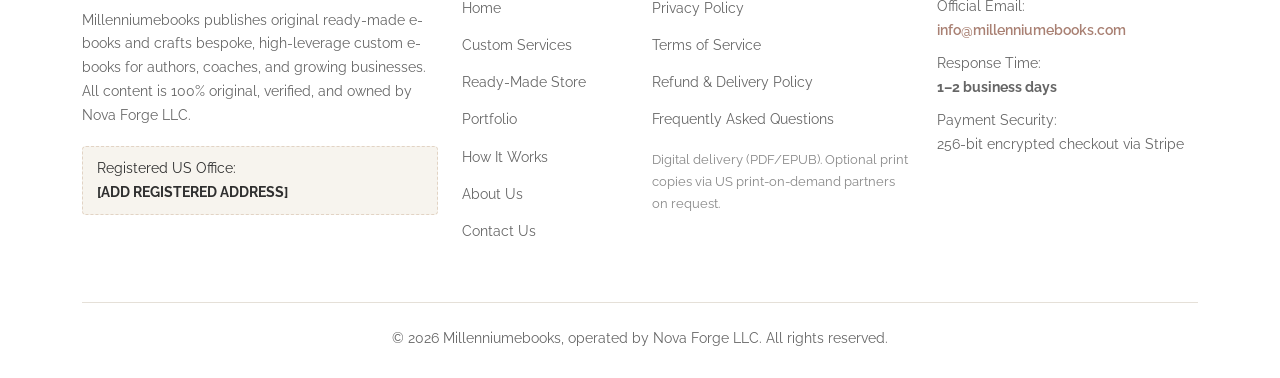
<file: terms.html>
<!DOCTYPE html>
<html lang="en">
<head>
  <meta charset="utf-8">
  <meta http-equiv="X-UA-Compatible" content="IE=edge">
  <meta name="viewport" content="width=device-width, initial-scale=1.0">
  <title>Terms of Service - Millenniumebooks | Nova Forge LLC</title>
  <meta name="description" content="Terms of Service governing custom e-book ghostwriting services, ready-made digital downloads, copyright transfer, and client responsibilities.">
  
  <meta property="og:type" content="website">
  <meta property="og:title" content="Terms of Service - Millenniumebooks">
  <meta property="og:description" content="Terms of Service for Millenniumebooks, operated by Nova Forge LLC.">
  <meta property="og:url" content="https://www.millenniumebooks.com/terms.html">
  <meta property="og:site_name" content="Millenniumebooks">

  <link rel="preconnect" href="https://fonts.googleapis.com">
  <link rel="preconnect" href="https://fonts.gstatic.com" crossorigin>
  <link href="https://fonts.googleapis.com/css2?family=Playfair+Display:ital,wght@0,400..700;1,400..700&family=Prata&family=Raleway:wght@300;400;500;600;700&display=swap" rel="stylesheet">
  
  <link href="https://cdn.jsdelivr.net/npm/bootstrap@5.3.1/dist/css/bootstrap.min.css" rel="stylesheet"
    integrity="sha384-4bw+/aepP/YC94hEpVNVgiZdgIC5+VKNBQNGCHeKRQN+PtmoHDEXuppvnDJzQIu9" crossorigin="anonymous">
  <link rel="stylesheet" type="text/css" href="css/normalize.css">
  <link rel="stylesheet" type="text/css" href="icomoon/icomoon.css">
  <link rel="stylesheet" type="text/css" href="css/style.css">
</head>

<body>

  <!-- ========================================================================
       HEADER
       ======================================================================== -->
  <div id="header-wrap">
    <div class="top-notice-bar d-none d-md-block">
      <div class="container">
        <div class="row align-items-center">
          <div class="col-md-7 text-start">
            <span>Original E-books & Custom Ghostwriting • Operated by <strong>Nova Forge LLC</strong></span>
          </div>
          <div class="col-md-5 text-end">
            <span>Direct Inquiries: <a href="mailto:info@millenniumebooks.com">info@millenniumebooks.com</a></span>
          </div>
        </div>
      </div>
    </div>

    <header class="site-header">
      <div class="container">
        <div class="row align-items-center justify-content-between">
          <div class="col-auto">
            <a href="index.html" class="brand-logo-wrap">
              <i class="icon icon-bookmark" style="font-size: 26px; color: #c4a484;"></i>
              <span class="brand-text">Millennium<span>ebooks</span></span>
            </a>
          </div>

          <div class="col-auto d-none d-lg-block">
            <nav class="main-navigation">
              <ul class="nav-links-list">
                <li><a href="index.html">Home</a></li>
                <li><a href="services.html">Services</a></li>
                <li><a href="ready-made.html">Ready-Made E-books</a></li>
                <li><a href="portfolio.html">Portfolio</a></li>
                <li><a href="how-it-works.html">How It Works</a></li>
                <li><a href="about.html">About</a></li>
                <li><a href="contact.html">Contact</a></li>
              </ul>
              <a href="services.html" class="btn-gold btn-sm-custom header-cta-btn">Get a Custom E-book</a>
            </nav>
          </div>

          <div class="col-auto d-lg-none">
            <button class="hamburger-toggle" aria-label="Toggle navigation menu" aria-expanded="false">
              <span></span>
              <span></span>
              <span></span>
            </button>
          </div>
        </div>
      </div>

      <div class="mobile-nav-drawer d-lg-none">
        <ul class="mobile-nav-list">
          <li><a href="index.html">Home</a></li>
          <li><a href="services.html">Services (Custom E-books)</a></li>
          <li><a href="ready-made.html">Ready-Made E-books</a></li>
          <li><a href="portfolio.html">Portfolio</a></li>
          <li><a href="how-it-works.html">How It Works</a></li>
          <li><a href="about.html">About Us</a></li>
          <li><a href="contact.html">Contact Us</a></li>
        </ul>
        <div class="mobile-nav-cta">
          <a href="services.html" class="btn-gold w-100">Get a Custom E-book</a>
        </div>
      </div>
    </header>
  </div>

  <!-- ========================================================================
       HERO BANNER
       ======================================================================== -->
  <section class="page-hero">
    <div class="container">
      <span class="hero-badge">Contractual Agreement</span>
      <h1 class="page-title">Terms of Service</h1>
      <p class="page-subtitle">Effective Date: January 1, 2026 • Last Updated: September 2026</p>
      <div class="page-breadcrumb">
        <a href="index.html">Home</a> / Terms of Service
      </div>
    </div>
  </section>

  <!-- ========================================================================
       TERMS CONTENT WRAP
       ======================================================================== -->
  <!-- 
    LEGAL NOTE FOR OWNER: 
    This is a professional plain-English Terms of Service draft. 
    Please have your qualified legal counsel review and adapt it to your specific state of registration and business operations.
  -->
  <section class="py-4">
    <div class="container">
      <div class="legal-content-wrap">
        
        <p class="lead" style="color: #2f2f2f;">
          Please review these Terms of Service carefully before utilizing our website or contracting our publishing services. By accessing <strong>Millenniumebooks</strong> (<a href="https://www.millenniumebooks.com">www.millenniumebooks.com</a>), purchasing ready-made e-books, or commissioning custom ghostwriting, you agree to be legally bound by these terms with <strong>Nova Forge LLC</strong>.
        </p>

        <h2>1. Services & Business Model</h2>
        <p>Nova Forge LLC provides two primary offerings through the Millenniumebooks brand:</p>
        <ul>
          <li><strong>Custom E-Book Ghostwriting & Packaging:</strong> Bespoke manuscript authoring, cover design, and interior layout across three distinct tiers (Starter from $500, Professional from $900, Premium from $1500+).</li>
          <li><strong>Ready-Made Original E-Books:</strong> Direct purchase and instant digital delivery (PDF + EPUB) of original e-books produced exclusively by Nova Forge LLC, priced between $100 and $300.</li>
          <li><strong>Optional Print-on-Demand Coordination:</strong> While all primary deliveries are digital master files, physical print copies may be coordinated through vetted US print-on-demand partners upon explicit client request.</li>
        </ul>

        <h2>2. Originality Guarantee</h2>
        <p>
          Nova Forge LLC warrants that all content written for custom projects and all ready-made titles sold in our store are 100% original works. We strictly prohibit the use of Private Label Rights (PLR), unauthorized third-party excerpts, trademark infringements, or counterfeit materials. Every deliverable undergoes editorial scrutiny and plagiarism verification.
        </p>

        <h2>3. Intellectual Property & Complete Rights Transfer</h2>
        <p>
          <strong>For Custom Projects:</strong> Millenniumebooks acts as a ghostwriting and production contractor. Upon final payment settlement in full, Nova Forge LLC irrevocably assigns and transfers <strong>100% of the commercial rights, title, and copyright</strong> in the final customized manuscript and custom cover designs to the client. The client is legally recognized as the author and owner, with unencumbered rights to publish, monetize, license, and distribute the work worldwide.
        </p>
        <p>
          <strong>For Ready-Made E-Books:</strong> Purchasing a ready-made e-book grants the individual purchaser a perpetual, personal, non-exclusive license to download, read, and utilize the included worksheets. You may not resell, re-license, redistribute, or publicly post the master files without written authorization from Nova Forge LLC.
        </p>

        <h2>4. Client Responsibilities & Materials Provided</h2>
        <p>For custom projects, the client agrees to:</p>
        <ul>
          <li>Provide a complete project brief detailing scope, desired tone, and core themes via our intake form.</li>
          <li>Warrant that any background notes, audio transcripts, diagrams, or case studies provided to our team do not infringe on third-party copyrights or violate confidentiality agreements.</li>
          <li>Provide timely feedback during the designated revision window (within 14 calendar days of draft delivery).</li>
        </ul>

        <h2>5. Invoicing, Payments & Stripe Processing</h2>
        <p>
          All project fees, packages, and book prices are denominated in United States Dollars (USD). Payments are processed through <strong>Stripe</strong> via secure SSL links or official invoices. Work on custom projects begins once the initial invoice or payment link has been cleared. Invoices not settled within 14 business days may result in scheduling adjustments.
        </p>

        <h2>6. Revisions & Acceptance Policy</h2>
        <p>
          Each package tier specifies an allotted number of revision cycles (Starter: 2 rounds; Professional: 4 rounds; Premium: unlimited within the 14-day review window). Revisions must remain aligned with the initial project brief. Substantial changes in topic, genre, or thesis after writing has commenced may incur additional scope fees.
        </p>

        <h2>7. Limitation of Liability</h2>
        <p>
          To the maximum extent permitted by applicable US law, Nova Forge LLC and its members, employees, and contractors shall not be liable for any indirect, incidental, special, consequential, or punitive damages resulting from the use of our services or digital materials. In no event shall our total aggregate liability exceed the total fees paid by the client for the specific service or e-book in question.
        </p>

        <h2>8. Governing Law & Jurisdiction</h2>
        <p>
          These Terms of Service shall be governed by and construed in accordance with the laws of the United States and the State of registration of Nova Forge LLC, without regard to conflict of law principles.
        </p>

        <h2>9. Inquiries & Legal Notices</h2>
        <p>For inquiries regarding these Terms of Service or commercial licensing rights, please contact:</p>
        <div class="legal-callout-box">
          <strong>Operating Entity:</strong> Nova Forge LLC<br>
          <strong>Brand:</strong> Millenniumebooks<br>
          <strong>Official Contact:</strong> <a href="mailto:info@millenniumebooks.com">info@millenniumebooks.com</a><br>
          <strong>Registered US Address:</strong> [ADD REGISTERED ADDRESS]
        </div>

      </div>
    </div>
  </section>

  <!-- ========================================================================
       FOOTER
       ======================================================================== -->
  <footer class="site-footer">
    <div class="container">
      <div class="row g-4">
        
        <div class="col-lg-4 col-md-6">
          <div class="footer-brand-title">
            Millennium<span>ebooks</span>
          </div>
          <p class="footer-desc">
            Millenniumebooks publishes original ready-made e-books and crafts bespoke, high-leverage custom e-books for authors, coaches, and growing businesses. All content is 100% original, verified, and owned by Nova Forge LLC.
          </p>
          <div class="footer-address-tag">
            Registered US Office:<br>
            <strong>[ADD REGISTERED ADDRESS]</strong>
          </div>
        </div>

        <div class="col-lg-2 col-md-6 col-6">
          <h5 class="footer-heading">Navigation</h5>
          <ul class="footer-nav-list">
            <li><a href="index.html">Home</a></li>
            <li><a href="services.html">Custom Services</a></li>
            <li><a href="ready-made.html">Ready-Made Store</a></li>
            <li><a href="portfolio.html">Portfolio</a></li>
            <li><a href="how-it-works.html">How It Works</a></li>
            <li><a href="about.html">About Us</a></li>
            <li><a href="contact.html">Contact Us</a></li>
          </ul>
        </div>

        <div class="col-lg-3 col-md-6 col-6">
          <h5 class="footer-heading">Legal & Policies</h5>
          <ul class="footer-nav-list">
            <li><a href="privacy.html">Privacy Policy</a></li>
            <li><a href="terms.html">Terms of Service</a></li>
            <li><a href="refund-policy.html">Refund & Delivery Policy</a></li>
            <li><a href="how-it-works.html#faq">Frequently Asked Questions</a></li>
          </ul>
          <div class="mt-3" style="font-size: 0.82rem; color: #888;">
            Digital delivery (PDF/EPUB). Optional print copies via US print-on-demand partners on request.
          </div>
        </div>

        <div class="col-lg-3 col-md-6">
          <h5 class="footer-heading">Direct Contact</h5>
          <div class="footer-contact-block">
            <p class="mb-2">Official Email:<br>
              <a href="mailto:info@millenniumebooks.com">info@millenniumebooks.com</a>
            </p>
            <p class="mb-2">Response Time:<br>
              <strong>1–2 business days</strong>
            </p>
            <p class="mb-0">Payment Security:<br>
              <span>256-bit encrypted checkout via Stripe</span>
            </p>
          </div>
        </div>

      </div>

      <div class="footer-bottom">
        <p class="mb-0">© 2026 Millenniumebooks, operated by Nova Forge LLC. All rights reserved.</p>
      </div>
    </div>
  </footer>

  <script src="js/products.js"></script>
  <script src="js/main.js"></script>
</body>
</html>
</file>
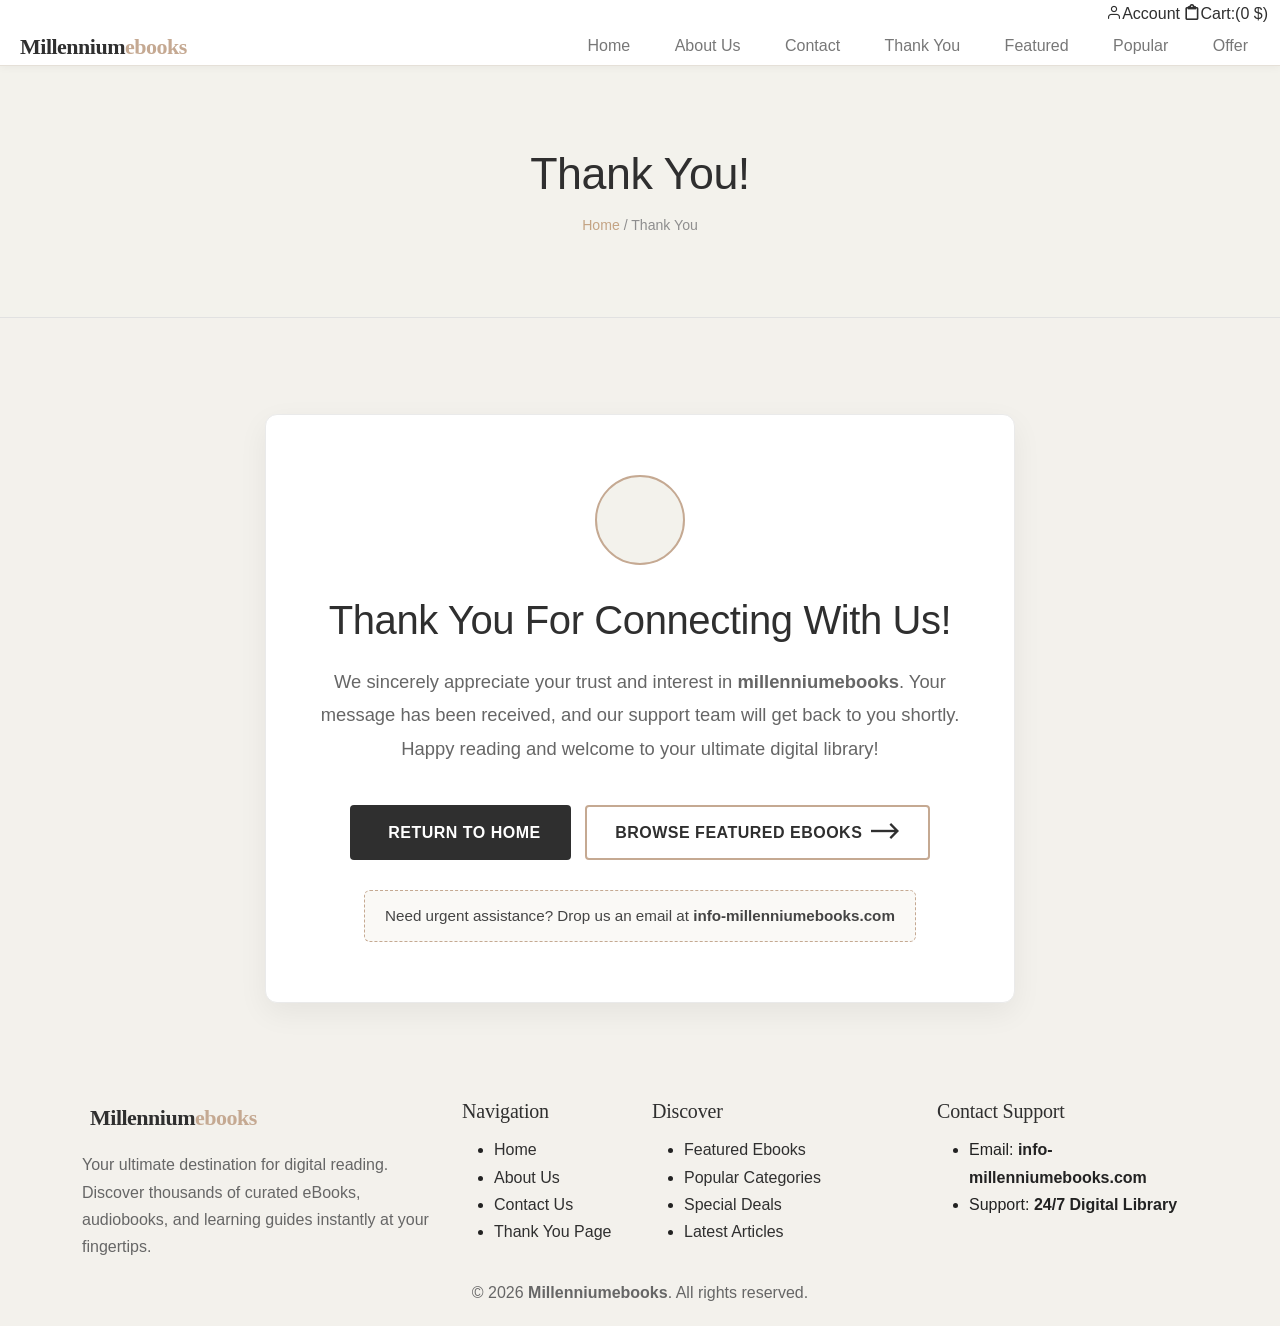
<file: thank-you.html>
<!DOCTYPE html>
<html lang="en">

<head>
	<title>Thank You - millenniumebooks</title>
	<meta charset="utf-8">
	<meta http-equiv="X-UA-Compatible" content="IE=edge">
	<meta name="viewport" content="width=device-width, initial-scale=1.0">
	<meta name="format-detection" content="telephone=no">
	<meta name="apple-mobile-web-app-capable" content="yes">
	<meta name="author" content="millenniumebooks">
	<meta name="keywords" content="thank you, millenniumebooks, gratitude">
	<meta name="description"
		content="Thank you for visiting millenniumebooks. We appreciate your support and interest in our digital library.">

	<link href="https://cdn.jsdelivr.net/npm/bootstrap@5.3.1/dist/css/bootstrap.min.css" rel="stylesheet"
		integrity="sha384-4bw+/aepP/YC94hEpVNVgiZdgIC5+VKNBQNGCHeKRQN+PtmoHDEXuppvnDJzQIu9" crossorigin="anonymous">

	<link rel="stylesheet" type="text/css" href="css/normalize.css">
	<link rel="stylesheet" type="text/css" href="icomoon/icomoon.css">
	<link rel="stylesheet" type="text/css" href="css/vendor.css">
	<link rel="stylesheet" type="text/css" href="style.css">

	<style>
		.page-hero {
			background: #F3F2EC;
			padding: 80px 0 60px 0;
			text-align: center;
			border-bottom: 1px solid #E1E1E1;
		}

		.page-title {
			font-family: var(--heading-font);
			font-size: 2.8rem;
			color: #2f2f2f;
			margin-bottom: 15px;
		}

		.thankyou-box {
			background: #ffffff;
			padding: 60px 40px;
			border-radius: 12px;
			box-shadow: 0 10px 30px rgba(0, 0, 0, 0.06);
			border: 1px solid #EAEAEA;
			text-align: center;
			max-width: 750px;
			margin: 0 auto;
		}

		.thankyou-icon-circle {
			width: 90px;
			height: 90px;
			background: #F3F2EC;
			border-radius: 50%;
			display: flex;
			align-items: center;
			justify-content: center;
			margin: 0 auto 30px auto;
			border: 2px solid #C5A992;
		}

		.thankyou-icon-circle i {
			font-size: 45px;
			color: #C5A992;
		}

		.thankyou-title {
			font-family: var(--heading-font);
			font-size: 2.5rem;
			color: #2f2f2f;
			margin-bottom: 20px;
		}

		.thankyou-message {
			font-size: 1.15rem;
			color: #666666;
			line-height: 1.8;
			margin-bottom: 35px;
		}

		.btn-custom-dark {
			background: #2f2f2f;
			color: #ffffff;
			padding: 14px 30px;
			border-radius: 4px;
			text-decoration: none;
			font-weight: 600;
			display: inline-block;
			transition: all 0.3s ease;
			text-transform: uppercase;
			letter-spacing: 0.5px;
			margin: 5px;
		}

		.btn-custom-dark:hover {
			background: #C5A992;
			color: #ffffff;
		}

		.btn-custom-outline {
			border: 2px solid #C5A992;
			color: #2f2f2f;
			padding: 12px 28px;
			border-radius: 4px;
			text-decoration: none;
			font-weight: 600;
			display: inline-block;
			transition: all 0.3s ease;
			text-transform: uppercase;
			letter-spacing: 0.5px;
			margin: 5px;
		}

		.btn-custom-outline:hover {
			background: #C5A992;
			color: #ffffff;
		}

		.contact-email-badge {
			background: #FAF9F6;
			border: 1px dashed #C5A992;
			padding: 12px 20px;
			border-radius: 6px;
			display: inline-block;
			margin-top: 25px;
			font-size: 0.95rem;
			color: #444444;
		}
	</style>
</head>

<body>

	<div id="header-wrap">

		<div class="top-content">
			<div class="container-fluid">
				<div class="row align-items-center">
					<div class="col-12 text-end">
						<div class="right-element">
							<a href="#" class="user-account for-buy"><i
									class="icon icon-user"></i><span>Account</span></a>
							<a href="#" class="cart for-buy"><i class="icon icon-clipboard"></i><span>Cart:(0
									$)</span></a>
						</div><!--top-right-->
					</div>
				</div>
			</div>
		</div><!--top-content-->

		<header id="header">
			<div class="container-fluid">
				<div class="row align-items-center">

					<div class="col-md-3">
						<div class="main-logo">
							<a href="index.html" class="brand-logo"
								style="text-decoration: none; display: inline-flex; align-items: center; gap: 8px;">
								<i class="icon icon-bookmark" style="font-size: 26px; color: #C5A992;"></i>
								<span
									style="font-family: 'Prata', serif; font-size: 22px; font-weight: 700; color: #2f2f2f; letter-spacing: -0.5px;">
									Millennium<span style="color: #C5A992;">ebooks</span>
								</span>
							</a>
						</div>
					</div>

					<div class="col-md-9">
						<nav id="navbar">
							<div class="main-menu stellarnav">
								<ul class="menu-list">
									<li class="menu-item"><a href="index.html">Home</a></li>
									<li class="menu-item"><a href="about.html" class="nav-link">About Us</a></li>
									<li class="menu-item"><a href="contact.html" class="nav-link">Contact</a></li>
									<li class="menu-item active"><a href="thank-you.html" class="nav-link">Thank You</a>
									</li>

									<li class="menu-item"><a href="index.html#featured-books"
											class="nav-link">Featured</a></li>
									<li class="menu-item"><a href="index.html#popular-books"
											class="nav-link">Popular</a></li>
									<li class="menu-item"><a href="index.html#special-offer" class="nav-link">Offer</a>
									</li>
								</ul>

								<div class="hamburger">
									<span class="bar"></span>
									<span class="bar"></span>
									<span class="bar"></span>
								</div>
							</div>
						</nav>
					</div>

				</div>
			</div>
		</header>

	</div><!--header-wrap-->

	<!-- Hero Banner -->
	<section class="page-hero">
		<div class="container">
			<h1 class="page-title">Thank You!</h1>
			<p class="page-breadcrumb"><a href="index.html">Home</a> / Thank You</p>
		</div>
	</section>

	<!-- Thank You Main Message -->
	<section class="py-5 my-5">
		<div class="container">
			<div class="thankyou-box">
				<div class="thankyou-icon-circle">
					<i class="icon icon-heart"></i>
				</div>

				<h2 class="thankyou-title">Thank You For Connecting With Us!</h2>

				<p class="thankyou-message">
					We sincerely appreciate your trust and interest in <strong>millenniumebooks</strong>. Your message
					has been received, and our support team will get back to you shortly. Happy reading and welcome to
					your ultimate digital library!
				</p>

				<div>
					<a href="index.html" class="btn-custom-dark"><i class="icon icon-home me-2"></i> Return To Home</a>
					<a href="index.html#featured-books" class="btn-custom-outline">Browse Featured Ebooks <i
							class="icon icon-ns-arrow-right ms-1"></i></a>
				</div>

				<div class="contact-email-badge">
					Need urgent assistance? Drop us an email at <strong>info-millenniumebooks.com</strong>
				</div>
			</div>
		</div>
	</section>

	<!-- Footer -->
	<footer id="footer">
		<div class="container">
			<div class="row">

				<div class="col-md-4">
					<div class="footer-item">
						<div class="company-brand">
							<a href="index.html" class="brand-logo"
								style="text-decoration: none; display: inline-flex; align-items: center; gap: 8px; margin-bottom: 15px;">
								<i class="icon icon-bookmark" style="font-size: 26px; color: #C5A992;"></i>
								<span
									style="font-family: 'Prata', serif; font-size: 22px; font-weight: 700; color: #2f2f2f; letter-spacing: -0.5px;">
									Millennium<span style="color: #C5A992;">ebooks</span>
								</span>
							</a>
							<p>Your ultimate destination for digital reading. Discover thousands of curated eBooks,
								audiobooks, and learning guides instantly at your fingertips.</p>
						</div>
					</div>
				</div>

				<div class="col-md-2">
					<div class="footer-menu">
						<h5>Navigation</h5>
						<ul class="menu-list">
							<li class="menu-item"><a href="index.html">Home</a></li>
							<li class="menu-item"><a href="about.html">About Us</a></li>
							<li class="menu-item"><a href="contact.html">Contact Us</a></li>
							<li class="menu-item"><a href="thank-you.html">Thank You Page</a></li>
						</ul>
					</div>
				</div>

				<div class="col-md-3">
					<div class="footer-menu">
						<h5>Discover</h5>
						<ul class="menu-list">
							<li class="menu-item"><a href="index.html#featured-books">Featured Ebooks</a></li>
							<li class="menu-item"><a href="index.html#popular-books">Popular Categories</a></li>
							<li class="menu-item"><a href="index.html#special-offer">Special Deals</a></li>
							<li class="menu-item"><a href="index.html#latest-blog">Latest Articles</a></li>
						</ul>
					</div>
				</div>

				<div class="col-md-3">
					<div class="footer-menu">
						<h5>Contact Support</h5>
						<ul class="menu-list">
							<li class="menu-item">
								<span>Email: <strong>info-millenniumebooks.com</strong></span>
							</li>
							<li class="menu-item">
								<span>Support: <strong>24/7 Digital Library</strong></span>
							</li>
						</ul>
					</div>
				</div>

			</div>
		</div>
	</footer>

	<div id="footer-bottom">
		<div class="container">
			<div class="row">
				<div class="col-md-12">
					<div class="copyright text-center">
						<p>© 2026 <strong>Millenniumebooks</strong>. All rights reserved.</p>
					</div>
				</div>
			</div>
		</div>
	</div>

	<script src="js/jquery-1.11.0.min.js"></script>
	<script src="https://cdn.jsdelivr.net/npm/bootstrap@5.3.1/dist/js/bootstrap.bundle.min.js"
		integrity="sha384-HwwvtgBNo3bZJJLYd8oVXjrBZt8cqVSpeBNS5n7C8IVInixGAoxmnlMuBnhbgrkm"
		crossorigin="anonymous"></script>
	<script src="js/plugins.js"></script>
	<script src="js/script.js"></script>
	<script src="js/cart.js"></script>

</body>

</html>
</file>
<file: icomoon/icomoon.css>
@font-face {
  font-family: 'icomoon';
  src:  url('fonts/icomoon.eot?23qo56');
  src:  url('fonts/icomoon.eot?23qo56#iefix') format('embedded-opentype'),
    url('fonts/icomoon.ttf?23qo56') format('truetype'),
    url('fonts/icomoon.woff?23qo56') format('woff'),
    url('fonts/icomoon.svg?23qo56#icomoon') format('svg');
  font-weight: normal;
  font-style: normal;
  font-display: block;
}

[class^="icon-"], [class*=" icon-"] {
  /* use !important to prevent issues with browser extensions that change fonts */
  font-family: 'icomoon' !important;
  speak: never;
  font-style: normal;
  font-weight: normal;
  font-variant: normal;
  text-transform: none;
  line-height: 1;

  /* Better Font Rendering =========== */
  -webkit-font-smoothing: antialiased;
  -moz-osx-font-smoothing: grayscale;
}

.icon-ns-arrow-right:before {
  content: "\e90b";
}
.icon-cancel:before {
  content: "\e904";
}
.icon-arrow-left-circle:before {
  content: "\e902";
}
.icon-arrow-right-circle:before {
  content: "\e903";
}
.icon-user:before {
  content: "\e907";
}
.icon-search:before {
  content: "\e905";
}
.icon-notes:before {
  content: "\e906";
}
.icon-clipboard:before {
  content: "\e908";
}
.icon-close:before {
  content: "\e909";
}
.icon-currency-dollar:before {
  content: "\e90a";
}
.icon-arrow-left:before {
  content: "\e900";
}
.icon-arrow-right:before {
  content: "\e901";
}
.icon-twitter:before {
  content: "\f099";
}
.icon-facebook:before {
  content: "\f09a";
}
.icon-facebook-f:before {
  content: "\f09a";
}
.icon-bars:before {
  content: "\f0c9";
}
.icon-navicon:before {
  content: "\f0c9";
}
.icon-reorder:before {
  content: "\f0c9";
}
.icon-youtube-play:before {
  content: "\f16a";
}
.icon-behance-square:before {
  content: "\f1b5";
}
.icon-paper-plane:before {
  content: "\f1d8";
}
.icon-send:before {
  content: "\f1d8";
}
.icon-pinterest-p:before {
  content: "\f231";
}
</file>
<file: css/style.css>
/* ==========================================================================
   MILLENNIUMEBOOKS - MASTER STYLESHEET
   Brand: Millenniumebooks | Operated by: Nova Forge LLC
   Aesthetic: Refined Editorial, Warm Beige (#f3f1ec), Gold/Tan (#c4a484), Charcoal (#2f2f2f)
   ========================================================================== */

/* --------------------------------------------------------------------------
   1. CSS VARIABLES & DESIGN TOKENS
   -------------------------------------------------------------------------- */
:root {
  /* Core Brand Colors */
  --bg-beige: #f3f1ec;
  --bg-beige-light: #faf9f6;
  --bg-white: #ffffff;
  --bg-card: #ffffff;
  
  --accent-gold: #c4a484;
  --accent-gold-dark: #a98073;
  --accent-gold-light: #dfc8b2;
  --accent-gold-soft: rgba(196, 164, 132, 0.12);
  
  --text-dark: #222222;
  --text-charcoal: #2f2f2f;
  --text-muted: #666666;
  --text-light: #8e8e8e;
  
  --border-light: #e5e0d8;
  --border-card: #ece7df;
  --border-gold: rgba(196, 164, 132, 0.4);
  
  /* Status Colors */
  --success-color: #2e7d32;
  --success-bg: #e8f5e9;
  
  /* Typography */
  --font-serif: "Prata", "Playfair Display", Georgia, serif;
  --font-sans: "Raleway", -apple-system, BlinkMacSystemFont, "Segoe UI", Roboto, sans-serif;
  
  /* Layout & Elevations */
  --shadow-sm: 0 2px 8px rgba(0, 0, 0, 0.04);
  --shadow-md: 0 8px 24px rgba(0, 0, 0, 0.06);
  --shadow-lg: 0 16px 40px rgba(0, 0, 0, 0.08);
  --shadow-gold: 0 8px 24px rgba(196, 164, 132, 0.25);
  --radius-sm: 4px;
  --radius-md: 8px;
  --radius-lg: 12px;
  --radius-xl: 18px;
  
  --transition: all 0.25s cubic-bezier(0.16, 1, 0.3, 1);
}

/* --------------------------------------------------------------------------
   2. RESET & BASE ELEMENTS
   -------------------------------------------------------------------------- */
*, *::before, *::after {
  box-sizing: border-box;
}

html {
  scroll-behavior: smooth;
  font-size: 16px;
}

body {
  margin: 0;
  padding: 0;
  background-color: var(--bg-beige);
  color: var(--text-dark);
  font-family: var(--font-sans);
  font-size: 1rem;
  line-height: 1.7;
  -webkit-font-smoothing: antialiased;
  -moz-osx-font-smoothing: grayscale;
}

h1, h2, h3, h4, h5, h6 {
  font-family: var(--font-serif);
  color: var(--text-charcoal);
  font-weight: 400;
  line-height: 1.25;
  margin-top: 0;
  margin-bottom: 0.8rem;
  letter-spacing: -0.01em;
}

p {
  margin-top: 0;
  margin-bottom: 1.2rem;
  color: var(--text-muted);
}

a {
  color: var(--text-charcoal);
  text-decoration: none;
  transition: var(--transition);
}

a:hover {
  color: var(--accent-gold);
}

img, svg {
  max-width: 100%;
  height: auto;
  display: block;
}

/* --------------------------------------------------------------------------
   3. BUTTONS & INTERACTIVE ELEMENTS
   -------------------------------------------------------------------------- */
.btn-gold,
.btn-primary-custom {
  display: inline-flex;
  align-items: center;
  justify-content: center;
  gap: 8px;
  background-color: var(--text-charcoal);
  color: #ffffff !important;
  font-family: var(--font-sans);
  font-size: 0.88rem;
  font-weight: 600;
  text-transform: uppercase;
  letter-spacing: 0.08em;
  padding: 13px 26px;
  border-radius: var(--radius-sm);
  border: 1px solid var(--text-charcoal);
  cursor: pointer;
  transition: var(--transition);
  text-decoration: none;
}

.btn-gold:hover,
.btn-primary-custom:hover {
  background-color: var(--accent-gold);
  border-color: var(--accent-gold);
  color: #ffffff !important;
  transform: translateY(-2px);
  box-shadow: var(--shadow-gold);
}

.btn-outline-gold {
  display: inline-flex;
  align-items: center;
  justify-content: center;
  gap: 8px;
  background-color: transparent;
  color: var(--text-charcoal) !important;
  font-family: var(--font-sans);
  font-size: 0.88rem;
  font-weight: 600;
  text-transform: uppercase;
  letter-spacing: 0.08em;
  padding: 12px 24px;
  border-radius: var(--radius-sm);
  border: 1.5px solid var(--accent-gold);
  cursor: pointer;
  transition: var(--transition);
  text-decoration: none;
}

.btn-outline-gold:hover {
  background-color: var(--accent-gold);
  color: #ffffff !important;
  transform: translateY(-2px);
  box-shadow: var(--shadow-sm);
}

.btn-sm-custom {
  padding: 8px 16px;
  font-size: 0.8rem;
}

/* --------------------------------------------------------------------------
   4. HEADER & NAVIGATION
   -------------------------------------------------------------------------- */
#header-wrap {
  position: sticky;
  top: 0;
  z-index: 1000;
  background-color: #ffffff;
  box-shadow: var(--shadow-sm);
  border-bottom: 1px solid var(--border-light);
}

/* Top bar */
.top-notice-bar {
  background-color: #f7f5f0;
  border-bottom: 1px solid var(--border-light);
  padding: 7px 0;
  font-size: 0.82rem;
  color: var(--text-muted);
}

.top-notice-bar a {
  color: var(--text-charcoal);
  font-weight: 600;
}

.top-notice-bar a:hover {
  color: var(--accent-gold);
}

/* Main Navbar */
.site-header {
  padding: 16px 0;
  background: #ffffff;
}

.brand-logo-wrap {
  display: inline-flex;
  align-items: center;
  gap: 10px;
  text-decoration: none;
}

.brand-logo-wrap .brand-text {
  font-family: var(--font-serif);
  font-size: 1.45rem;
  font-weight: 700;
  color: var(--text-charcoal);
  letter-spacing: -0.02em;
}

.brand-logo-wrap .brand-text span {
  color: var(--accent-gold);
}

.main-navigation {
  display: flex;
  align-items: center;
  justify-content: flex-end;
  gap: 28px;
}

.nav-links-list {
  display: flex;
  list-style: none;
  margin: 0;
  padding: 0;
  align-items: center;
  gap: 24px;
}

.nav-links-list li a {
  font-size: 0.92rem;
  font-weight: 500;
  color: #444444;
  text-transform: none;
  padding: 8px 0;
  position: relative;
  letter-spacing: 0.01em;
}

.nav-links-list li a::after {
  content: "";
  position: absolute;
  bottom: 0;
  left: 0;
  width: 0%;
  height: 2px;
  background-color: var(--accent-gold);
  transition: width 0.25s ease;
}

.nav-links-list li a:hover,
.nav-links-list li.active a {
  color: var(--accent-gold-dark);
}

.nav-links-list li.active a::after,
.nav-links-list li a:hover::after {
  width: 100%;
}

/* Header Action CTA */
.header-cta-btn {
  margin-left: 8px;
}

/* Mobile Hamburger Toggle */
.hamburger-toggle {
  display: none;
  background: none;
  border: none;
  cursor: pointer;
  padding: 8px;
  width: 44px;
  height: 44px;
  flex-direction: column;
  justify-content: center;
  gap: 5px;
}

.hamburger-toggle span {
  display: block;
  width: 24px;
  height: 2px;
  background-color: var(--text-charcoal);
  transition: var(--transition);
}

.hamburger-toggle.active span:nth-child(1) {
  transform: translateY(7px) rotate(45deg);
}
.hamburger-toggle.active span:nth-child(2) {
  opacity: 0;
}
.hamburger-toggle.active span:nth-child(3) {
  transform: translateY(-7px) rotate(-45deg);
}

/* Mobile Drawer */
.mobile-nav-drawer {
  display: none;
  background-color: #ffffff;
  border-top: 1px solid var(--border-light);
  padding: 20px 24px;
  box-shadow: var(--shadow-lg);
}

.mobile-nav-drawer.open {
  display: block;
}

.mobile-nav-list {
  list-style: none;
  margin: 0;
  padding: 0;
  display: flex;
  flex-direction: column;
  gap: 14px;
}

.mobile-nav-list li a {
  display: block;
  font-size: 1.05rem;
  font-weight: 500;
  color: var(--text-charcoal);
  padding: 8px 0;
  border-bottom: 1px solid #f2ede6;
}

.mobile-nav-list li.active a {
  color: var(--accent-gold);
  font-weight: 700;
}

.mobile-nav-cta {
  margin-top: 18px;
  width: 100%;
  text-align: center;
}

/* --------------------------------------------------------------------------
   5. PAGE HERO & HEADERS
   -------------------------------------------------------------------------- */
.page-hero {
  background-color: var(--bg-beige);
  padding: 64px 0 52px 0;
  text-align: center;
  border-bottom: 1px solid var(--border-light);
  position: relative;
}

.page-hero .hero-badge {
  display: inline-block;
  font-size: 0.8rem;
  font-weight: 600;
  text-transform: uppercase;
  letter-spacing: 0.12em;
  color: var(--accent-gold-dark);
  background-color: #ffffff;
  padding: 5px 14px;
  border-radius: 20px;
  border: 1px solid var(--border-light);
  margin-bottom: 16px;
}

.page-hero .page-title {
  font-size: 2.8rem;
  color: var(--text-charcoal);
  margin-bottom: 12px;
}

.page-hero .page-subtitle {
  font-size: 1.15rem;
  color: var(--text-muted);
  max-width: 680px;
  margin: 0 auto 16px auto;
}

.page-hero .page-breadcrumb {
  font-size: 0.88rem;
  color: var(--text-light);
}

.page-hero .page-breadcrumb a {
  color: var(--accent-gold);
}

/* --------------------------------------------------------------------------
   6. SECTION HEADERS & BADGES
   -------------------------------------------------------------------------- */
.section-header {
  margin-bottom: 40px;
}

.section-header.text-center {
  text-align: center;
}

.section-header .sub-badge {
  display: inline-block;
  font-size: 0.8rem;
  font-weight: 600;
  letter-spacing: 0.12em;
  text-transform: uppercase;
  color: var(--accent-gold-dark);
  margin-bottom: 8px;
}

.section-header .section-title {
  font-size: 2.3rem;
  color: var(--text-charcoal);
  margin-bottom: 12px;
}

.section-header .section-desc {
  font-size: 1.05rem;
  color: var(--text-muted);
  max-width: 640px;
  margin-left: auto;
  margin-right: auto;
}

/* --------------------------------------------------------------------------
   7. TRUST STRIP & PILLARS
   -------------------------------------------------------------------------- */
.trust-strip {
  background-color: #ffffff;
  border-top: 1px solid var(--border-light);
  border-bottom: 1px solid var(--border-light);
  padding: 28px 0;
}

.trust-item {
  display: flex;
  align-items: center;
  gap: 14px;
  padding: 10px;
}

.trust-icon-box {
  width: 48px;
  height: 48px;
  flex-shrink: 0;
  border-radius: 50%;
  background-color: var(--bg-beige);
  border: 1px solid var(--border-gold);
  display: flex;
  align-items: center;
  justify-content: center;
  color: var(--accent-gold-dark);
}

.trust-text h4 {
  font-family: var(--font-sans);
  font-size: 0.95rem;
  font-weight: 700;
  color: var(--text-charcoal);
  margin-bottom: 2px;
}

.trust-text p {
  font-size: 0.82rem;
  color: var(--text-muted);
  margin: 0;
}

/* --------------------------------------------------------------------------
   8. DUAL FEATURE CARDS (HOME PAGE)
   -------------------------------------------------------------------------- */
.feature-pillar-card {
  background-color: #ffffff;
  border: 1px solid var(--border-card);
  border-radius: var(--radius-md);
  padding: 36px 32px;
  box-shadow: var(--shadow-sm);
  transition: var(--transition);
  height: 100%;
  display: flex;
  flex-direction: column;
}

.feature-pillar-card:hover {
  transform: translateY(-5px);
  box-shadow: var(--shadow-md);
  border-color: var(--accent-gold);
}

.feature-pillar-card .card-price-badge {
  display: inline-block;
  font-size: 0.85rem;
  font-weight: 700;
  color: var(--accent-gold-dark);
  background-color: var(--accent-gold-soft);
  padding: 4px 12px;
  border-radius: 20px;
  margin-bottom: 16px;
  align-self: flex-start;
}

.feature-pillar-card h3 {
  font-size: 1.7rem;
  margin-bottom: 12px;
}

.feature-pillar-card ul {
  list-style: none;
  padding: 0;
  margin: 18px 0 24px 0;
  flex-grow: 1;
}

.feature-pillar-card ul li {
  font-size: 0.92rem;
  color: var(--text-muted);
  margin-bottom: 10px;
  display: flex;
  align-items: flex-start;
  gap: 10px;
}

.feature-pillar-card ul li svg {
  color: var(--accent-gold);
  flex-shrink: 0;
  margin-top: 4px;
}

/* --------------------------------------------------------------------------
   9. BOOK CARDS & PRODUCT GRIDS
   -------------------------------------------------------------------------- */
.book-card {
  background: #ffffff;
  border: 1px solid var(--border-card);
  border-radius: var(--radius-md);
  overflow: hidden;
  transition: var(--transition);
  display: flex;
  flex-direction: column;
  height: 100%;
  box-shadow: var(--shadow-sm);
}

.book-card:hover {
  transform: translateY(-6px);
  box-shadow: var(--shadow-md);
  border-color: var(--accent-gold);
}

.book-card-cover {
  position: relative;
  background-color: #1a1e24;
  aspect-ratio: 1 / 1.45;
  overflow: hidden;
  display: flex;
  align-items: center;
  justify-content: center;
}

.book-card-cover img {
  width: 100%;
  height: 100%;
  object-fit: cover;
  transition: transform 0.35s ease;
}

.book-card:hover .book-card-cover img {
  transform: scale(1.03);
}

.book-format-tag {
  position: absolute;
  top: 12px;
  right: 12px;
  background: rgba(34, 34, 34, 0.85);
  backdrop-filter: blur(4px);
  color: #ffffff;
  font-size: 0.72rem;
  font-weight: 600;
  letter-spacing: 0.05em;
  padding: 4px 8px;
  border-radius: 4px;
  border: 1px solid rgba(255, 255, 255, 0.2);
}

.book-card-body {
  padding: 22px;
  display: flex;
  flex-direction: column;
  flex-grow: 1;
}

.book-category-pill {
  font-size: 0.75rem;
  font-weight: 600;
  text-transform: uppercase;
  letter-spacing: 0.08em;
  color: var(--accent-gold-dark);
  margin-bottom: 8px;
}

.book-card-title {
  font-size: 1.25rem;
  line-height: 1.35;
  margin-bottom: 8px;
}

.book-card-desc {
  font-size: 0.88rem;
  color: var(--text-muted);
  line-height: 1.55;
  margin-bottom: 18px;
  flex-grow: 1;
}

.book-card-footer {
  display: flex;
  align-items: center;
  justify-content: space-between;
  padding-top: 14px;
  border-top: 1px solid var(--border-light);
  margin-top: auto;
}

.book-price {
  font-family: var(--font-serif);
  font-size: 1.35rem;
  font-weight: 700;
  color: var(--text-charcoal);
}

/* Category Filter Bar */
.filter-tabs-bar {
  display: flex;
  flex-wrap: wrap;
  gap: 10px;
  justify-content: center;
  margin-bottom: 36px;
}

.filter-tab-btn {
  background: #ffffff;
  border: 1px solid var(--border-light);
  color: var(--text-muted);
  font-size: 0.88rem;
  font-weight: 500;
  padding: 8px 18px;
  border-radius: 20px;
  cursor: pointer;
  transition: var(--transition);
}

.filter-tab-btn:hover,
.filter-tab-btn.active {
  background: var(--text-charcoal);
  color: #ffffff;
  border-color: var(--text-charcoal);
}

/* --------------------------------------------------------------------------
   10. COMPARE PACKAGES TABLE (SERVICES PAGE)
   -------------------------------------------------------------------------- */
.packages-grid {
  display: grid;
  grid-template-columns: repeat(3, 1fr);
  gap: 24px;
  align-items: stretch;
}

.package-card {
  background: #ffffff;
  border: 1px solid var(--border-card);
  border-radius: var(--radius-md);
  padding: 32px 28px;
  display: flex;
  flex-direction: column;
  position: relative;
  transition: var(--transition);
  box-shadow: var(--shadow-sm);
}

.package-card:hover {
  transform: translateY(-4px);
  box-shadow: var(--shadow-md);
}

.package-card.popular {
  border: 2px solid var(--accent-gold);
  box-shadow: var(--shadow-gold);
}

.popular-badge {
  position: absolute;
  top: -14px;
  left: 50%;
  transform: translateX(-50%);
  background-color: var(--accent-gold);
  color: #ffffff;
  font-size: 0.75rem;
  font-weight: 700;
  text-transform: uppercase;
  letter-spacing: 0.1em;
  padding: 4px 14px;
  border-radius: 12px;
  box-shadow: var(--shadow-sm);
}

.package-header {
  text-align: center;
  padding-bottom: 24px;
  border-bottom: 1px solid var(--border-light);
}

.package-title {
  font-size: 1.8rem;
  margin-bottom: 6px;
}

.package-tagline {
  font-size: 0.88rem;
  color: var(--text-muted);
  min-height: 42px;
  margin-bottom: 14px;
}

.package-price-wrap {
  margin-top: 10px;
}

.package-price-wrap .price-num {
  font-family: var(--font-serif);
  font-size: 2.8rem;
  font-weight: 700;
  color: var(--text-charcoal);
  line-height: 1;
}

.package-price-wrap .price-note {
  font-size: 0.8rem;
  color: var(--text-light);
}

/* Delivery Option Radios */
.delivery-options-box {
  background: #faf8f5;
  border: 1px solid var(--border-card);
  border-radius: var(--radius-sm);
  padding: 14px;
  margin: 20px 0;
}

.delivery-options-title {
  font-size: 0.78rem;
  font-weight: 700;
  text-transform: uppercase;
  letter-spacing: 0.08em;
  color: var(--text-charcoal);
  margin-bottom: 10px;
}

.delivery-radio-label {
  display: flex;
  align-items: center;
  justify-content: space-between;
  padding: 8px 10px;
  border-radius: 4px;
  font-size: 0.85rem;
  cursor: pointer;
  margin-bottom: 4px;
  transition: var(--transition);
}

.delivery-radio-label:hover {
  background: #f0ebe2;
}

.delivery-radio-label input[type="radio"] {
  margin-right: 8px;
  accent-color: var(--accent-gold);
}

.delivery-radio-label .upsell-badge {
  font-weight: 700;
  color: var(--accent-gold-dark);
  font-size: 0.82rem;
}

/* Package Feature List */
.package-feature-list {
  list-style: none;
  padding: 0;
  margin: 20px 0 28px 0;
  flex-grow: 1;
}

.package-feature-list li {
  padding: 8px 0;
  font-size: 0.9rem;
  color: var(--text-dark);
  display: flex;
  align-items: flex-start;
  gap: 10px;
  border-bottom: 1px dashed #f2eee8;
}

.package-feature-list li.not-included {
  color: #a0a0a0;
  text-decoration: line-through;
}

.package-feature-list li svg.check {
  color: var(--success-color);
  flex-shrink: 0;
  margin-top: 3px;
}

.package-feature-list li svg.dash {
  color: #bbb;
  flex-shrink: 0;
  margin-top: 3px;
}

.package-cta-btn {
  width: 100%;
  margin-top: auto;
}

/* Comparison Table (Desktop View) */
.comparison-table-wrap {
  background: #ffffff;
  border-radius: var(--radius-md);
  border: 1px solid var(--border-card);
  overflow-x: auto;
  box-shadow: var(--shadow-sm);
  margin-top: 48px;
}

.table-custom {
  width: 100%;
  border-collapse: collapse;
  text-align: left;
}

.table-custom th,
.table-custom td {
  padding: 16px 20px;
  border-bottom: 1px solid var(--border-light);
  font-size: 0.9rem;
}

.table-custom th {
  background: #faf8f5;
  font-family: var(--font-serif);
  font-size: 1.1rem;
  font-weight: 600;
  color: var(--text-charcoal);
}

.table-custom th.highlight-col,
.table-custom td.highlight-col {
  background-color: #fdfaf6;
  border-left: 2px solid var(--accent-gold);
  border-right: 2px solid var(--accent-gold);
}

/* --------------------------------------------------------------------------
   11. HOW IT WORKS & FAQ ACCORDION
   -------------------------------------------------------------------------- */
.step-item {
  text-align: center;
  padding: 24px 18px;
}

.step-num-circle {
  width: 60px;
  height: 60px;
  border-radius: 50%;
  background: #ffffff;
  border: 2px solid var(--accent-gold);
  color: var(--accent-gold-dark);
  font-family: var(--font-serif);
  font-size: 1.4rem;
  font-weight: 700;
  display: flex;
  align-items: center;
  justify-content: center;
  margin: 0 auto 18px auto;
  box-shadow: var(--shadow-sm);
}

.step-item h4 {
  font-size: 1.2rem;
  margin-bottom: 8px;
}

.step-item p {
  font-size: 0.88rem;
  color: var(--text-muted);
}

/* FAQ Accordion */
.faq-accordion {
  max-width: 820px;
  margin: 0 auto;
}

.faq-item {
  background: #ffffff;
  border: 1px solid var(--border-card);
  border-radius: var(--radius-md);
  margin-bottom: 14px;
  overflow: hidden;
  transition: var(--transition);
}

.faq-item:hover {
  border-color: var(--accent-gold);
}

.faq-question {
  width: 100%;
  text-align: left;
  background: none;
  border: none;
  padding: 20px 24px;
  font-family: var(--font-sans);
  font-size: 1.05rem;
  font-weight: 600;
  color: var(--text-charcoal);
  cursor: pointer;
  display: flex;
  align-items: center;
  justify-content: space-between;
  gap: 16px;
}

.faq-toggle-icon {
  font-size: 1.25rem;
  color: var(--accent-gold);
  transition: transform 0.25s ease;
  flex-shrink: 0;
}

.faq-item.active .faq-toggle-icon {
  transform: rotate(45deg);
}

.faq-answer {
  display: none;
  padding: 0 24px 22px 24px;
  color: var(--text-muted);
  font-size: 0.95rem;
  line-height: 1.7;
}

.faq-item.active .faq-answer {
  display: block;
}

/* --------------------------------------------------------------------------
   12. FORMS & INPUTS (ORDER & CONTACT)
   -------------------------------------------------------------------------- */
.form-card-wrap {
  background: #ffffff;
  border: 1px solid var(--border-card);
  border-radius: var(--radius-md);
  padding: 40px;
  box-shadow: var(--shadow-md);
}

.form-group-custom {
  margin-bottom: 22px;
}

.form-label-custom {
  display: block;
  font-size: 0.88rem;
  font-weight: 600;
  color: var(--text-charcoal);
  margin-bottom: 6px;
}

.form-label-custom .req {
  color: #c0392b;
}

.form-input-custom,
.form-select-custom,
.form-textarea-custom {
  width: 100%;
  padding: 12px 16px;
  font-family: var(--font-sans);
  font-size: 0.95rem;
  color: var(--text-dark);
  background-color: #faf9f6;
  border: 1px solid var(--border-light);
  border-radius: var(--radius-sm);
  transition: var(--transition);
  outline: none;
}

.form-input-custom:focus,
.form-select-custom:focus,
.form-textarea-custom:focus {
  background-color: #ffffff;
  border-color: var(--accent-gold);
  box-shadow: 0 0 0 3px var(--accent-gold-soft);
}

.form-checkbox-label {
  display: flex;
  align-items: flex-start;
  gap: 10px;
  font-size: 0.88rem;
  color: var(--text-muted);
  cursor: pointer;
  line-height: 1.5;
}

.form-checkbox-label input[type="checkbox"] {
  margin-top: 3px;
  accent-color: var(--accent-gold);
  flex-shrink: 0;
}

.form-checkbox-label a {
  color: var(--accent-gold-dark);
  text-decoration: underline;
}

.direct-stripe-box {
  background: #faf8f4;
  border: 1px dashed var(--accent-gold);
  border-radius: var(--radius-md);
  padding: 24px;
  margin-top: 36px;
  text-align: center;
}

.direct-stripe-box h4 {
  font-size: 1.25rem;
  margin-bottom: 8px;
}

.direct-stripe-box p {
  font-size: 0.88rem;
  max-width: 580px;
  margin: 0 auto 16px auto;
}

/* --------------------------------------------------------------------------
   13. PRODUCT DETAILS MODAL (READY-MADE STORE)
   -------------------------------------------------------------------------- */
.product-modal-backdrop {
  display: none;
  position: fixed;
  top: 0;
  left: 0;
  width: 100vw;
  height: 100vh;
  background: rgba(20, 20, 20, 0.65);
  backdrop-filter: blur(4px);
  z-index: 2000;
  align-items: center;
  justify-content: center;
  padding: 20px;
}

.product-modal-backdrop.open {
  display: flex;
}

.product-modal-content {
  background: #ffffff;
  width: 100%;
  max-width: 820px;
  max-height: 90vh;
  overflow-y: auto;
  border-radius: var(--radius-md);
  box-shadow: var(--shadow-lg);
  position: relative;
  padding: 36px;
}

.product-modal-close {
  position: absolute;
  top: 18px;
  right: 18px;
  background: #f3f1ec;
  border: none;
  font-size: 1.4rem;
  line-height: 1;
  width: 36px;
  height: 36px;
  border-radius: 50%;
  cursor: pointer;
  display: flex;
  align-items: center;
  justify-content: center;
  color: var(--text-charcoal);
  transition: var(--transition);
}

.product-modal-close:hover {
  background: var(--text-charcoal);
  color: #ffffff;
}

/* --------------------------------------------------------------------------
   14. LEGAL PAGES STYLING (PRIVACY, TERMS, REFUNDS)
   -------------------------------------------------------------------------- */
.legal-content-wrap {
  background: #ffffff;
  border: 1px solid var(--border-card);
  border-radius: var(--radius-md);
  padding: 48px;
  box-shadow: var(--shadow-sm);
  margin: 40px auto;
  max-width: 880px;
}

.legal-content-wrap h2 {
  font-size: 1.6rem;
  margin-top: 32px;
  margin-bottom: 12px;
  border-bottom: 1px solid var(--border-light);
  padding-bottom: 8px;
}

.legal-content-wrap h3 {
  font-size: 1.25rem;
  margin-top: 24px;
  margin-bottom: 8px;
}

.legal-content-wrap ul {
  padding-left: 20px;
  margin-bottom: 16px;
}

.legal-content-wrap ul li {
  margin-bottom: 8px;
  color: var(--text-muted);
}

.legal-callout-box {
  background: var(--bg-beige);
  border-left: 4px solid var(--accent-gold);
  padding: 16px 20px;
  border-radius: 0 4px 4px 0;
  margin: 24px 0;
  font-size: 0.92rem;
  color: var(--text-charcoal);
}

/* --------------------------------------------------------------------------
   15. FOOTER
   -------------------------------------------------------------------------- */
.site-footer {
  background-color: #ffffff;
  border-top: 1px solid var(--border-light);
  padding: 64px 0 28px 0;
  margin-top: 60px;
}

.footer-brand-title {
  font-family: var(--font-serif);
  font-size: 1.5rem;
  font-weight: 700;
  margin-bottom: 14px;
}

.footer-brand-title span {
  color: var(--accent-gold);
}

.footer-desc {
  font-size: 0.9rem;
  color: var(--text-muted);
  line-height: 1.65;
  margin-bottom: 20px;
}

.footer-heading {
  font-family: var(--font-serif);
  font-size: 1.15rem;
  color: var(--text-charcoal);
  margin-bottom: 18px;
}

.footer-nav-list {
  list-style: none;
  padding: 0;
  margin: 0;
}

.footer-nav-list li {
  margin-bottom: 10px;
}

.footer-nav-list li a {
  font-size: 0.9rem;
  color: var(--text-muted);
}

.footer-nav-list li a:hover {
  color: var(--accent-gold);
  padding-left: 4px;
}

.footer-contact-block {
  font-size: 0.9rem;
  color: var(--text-muted);
  line-height: 1.7;
}

.footer-contact-block a {
  color: var(--accent-gold-dark);
  font-weight: 600;
}

.footer-address-tag {
  background: #f7f4ee;
  border: 1px dashed var(--border-gold);
  padding: 10px 14px;
  border-radius: 4px;
  margin-top: 12px;
  font-size: 0.85rem;
  color: var(--text-charcoal);
}

.footer-bottom {
  border-top: 1px solid var(--border-light);
  padding-top: 24px;
  margin-top: 48px;
  text-align: center;
  font-size: 0.85rem;
  color: var(--text-light);
}

/* --------------------------------------------------------------------------
   16. RESPONSIVE DESIGN (MOBILE FIRST OVERRIDES)
   -------------------------------------------------------------------------- */
@media screen and (max-width: 991px) {
  .main-navigation {
    display: none;
  }
  
  .hamburger-toggle {
    display: flex;
  }
  
  .packages-grid {
    grid-template-columns: 1fr;
  }
  
  .page-hero .page-title {
    font-size: 2.2rem;
  }
  
  .section-header .section-title {
    font-size: 1.9rem;
  }
}

@media screen and (max-width: 767px) {
  .legal-content-wrap {
    padding: 24px;
  }
  
  .form-card-wrap {
    padding: 24px;
  }
  
  .product-modal-content {
    padding: 24px;
  }
  
  .package-card {
    padding: 24px 18px;
  }
}
</file>
<file: style.css>
/* ==========================================================================
   MILLENNIUMEBOOKS - ROOT STYLESHEET
   Brand: Millenniumebooks | Operated by: Nova Forge LLC
   Imports enhanced styles from css/style.css
   ========================================================================== */

@import url("css/style.css");
</file>
